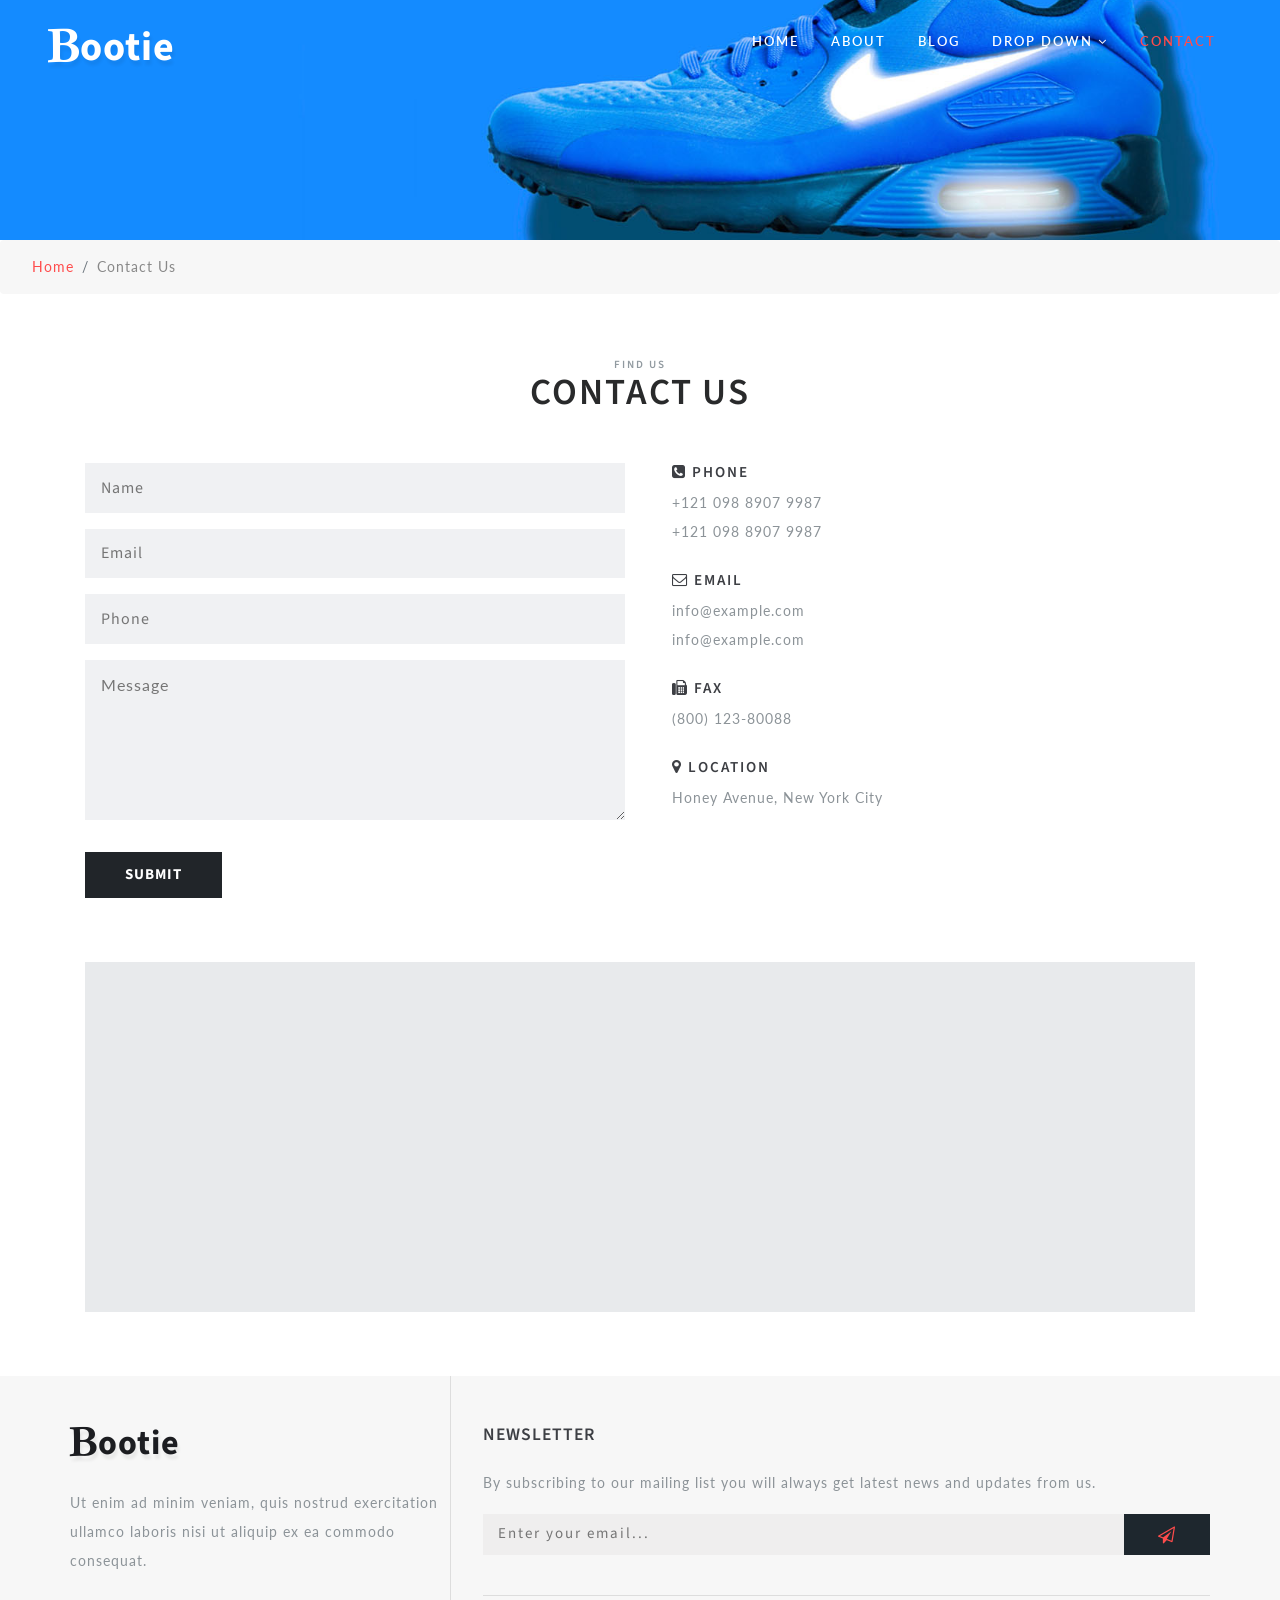
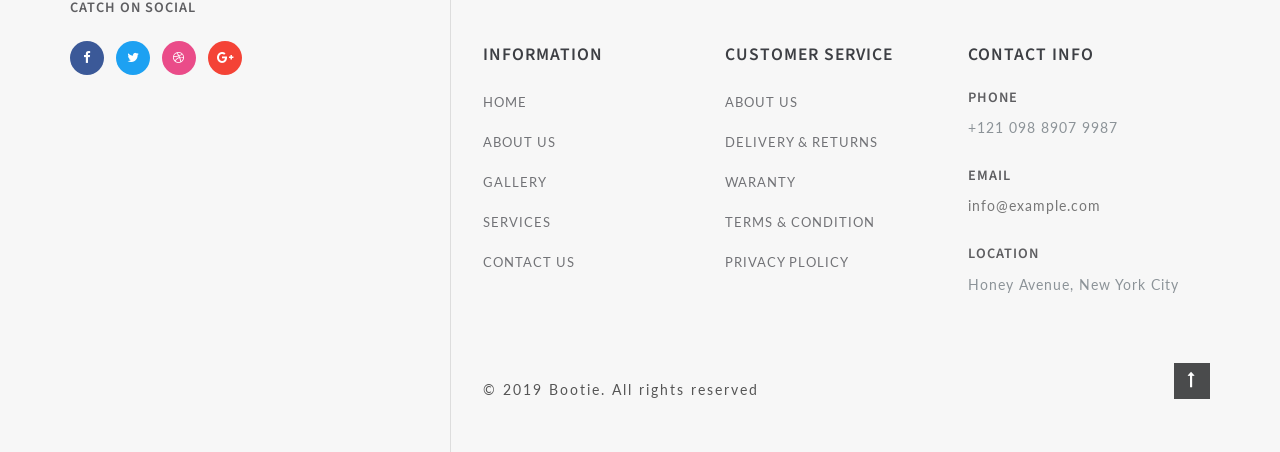
<file: about.contact/contact.html>
<html lang="zxx">

<head>
    <title>Bootie Ecommerce Bootstrap Responsive Web Template | Contact :: W3layouts</title>
    <!-- Meta tag Keywords -->
    <meta name="viewport" content="width=device-width, initial-scale=1">
    <meta charset="UTF-8" />
    <meta name="keywords" content="Bootie Responsive web template, Bootstrap Web Templates, Flat Web Templates, Android Compatible web template, Smartphone Compatible web template, free webdesigns for Nokia, Samsung, LG, SonyEricsson, Motorola web design" />
    <script>
        addEventListener("load", function() {
            setTimeout(hideURLbar, 0);
        }, false);

        function hideURLbar() {
            window.scrollTo(0, 1);
        }
    </script>
    <!-- //Meta tag Keywords -->

    <!-- Custom-Files -->
    <link rel="stylesheet" href="css/bootstrap.css">
    <!-- Bootstrap-Core-CSS -->
    <link rel="stylesheet" href="css/about.contact.css" type="text/css" media="all" />
    <!-- Style-CSS -->
    <!-- font-awesome-icons -->
    <link href="css/font-awesome.css" rel="stylesheet">
    <!-- //font-awesome-icons -->
    <!-- /Fonts -->
    <link href="//fonts.googleapis.com/css?family=Lato:100,100i,300,300i,400,400i,700" rel="stylesheet">
    <link href="//fonts.googleapis.com/css?family=Source+Sans+Pro:200,200i,300,300i,400,400i,600,600i,700,700i,900" rel="stylesheet">
    <!-- //Fonts -->

</head>

<body>

    <!-- mian-content -->
    <div class="main-banner inner" id="home">
        <!-- header -->
        <header class="header">
            <div class="container-fluid px-lg-5">
                <!-- nav -->
                <nav class="py-4">
                    <div id="logo">
                        <h1> <a href="index.html"><span class="fa fa-bold" aria-hidden="true"></span>ootie</a></h1>
                    </div>

                    <label for="drop" class="toggle">Menu</label>
                    <input type="checkbox" id="drop" />
                    <ul class="menu mt-2">
                        <li><a href="index.html">Home</a></li>
                        <li><a href="about.html">About</a></li>
                        <li><a href="blog.html">Blog</a></li>
                        <li>
                            <!-- First Tier Drop Down -->
                            <label for="drop-2" class="toggle">Drop Down <span class="fa fa-angle-down" aria-hidden="true"></span> </label>
                            <a href="#">Drop Down <span class="fa fa-angle-down" aria-hidden="true"></span></a>
                            <input type="checkbox" id="drop-2" />
                            <ul>
                                <li><a href="blog.html">Blog</a></li>
                                <li><a href="shop.html">Shop Now</a></li>
                                <li><a href="single.html">Single Page</a></li>
                            </ul>
                        </li>
                        <li class="active"><a href="contact.html">Contact</a></li>
                    </ul>
                </nav>
                <!-- //nav -->
            </div>
        </header>
        <!-- //header -->

    </div>
    <!--//main-content-->
    <!---->
    <ol class="breadcrumb">
        <li class="breadcrumb-item">
            <a href="index.html">Home</a>
        </li>
        <li class="breadcrumb-item active">Contact Us</li>
    </ol>
    <!---->
    <!--// mian-content -->
    <!-- banner -->
    <section class="ab-info-main py-5">
        <div class="container py-3">
            <h3 class="tittle text-center"><span class="sub-tittle">Find Us</span> Contact Us</h3>
            <div class="row contact-main-info mt-5">
                <div class="col-md-6 contact-right-content">
                    <form action="#" method="post">
                        <input type="text" name="Name" placeholder="Name" required="">
                        <input type="email" class="email" name="Email" placeholder="Email" required="">
                        <input type="text" name="Phone no" placeholder="Phone" required="">
                        <textarea name="Message" placeholder="Message" required=""></textarea>
                        <div class="read mt-3">
                            <input type="submit" value="Submit">
                        </div>
                    </form>
                </div>
                <div class="col-md-6 contact-left-content">
                    <div class="address-con">
                        <h4 class="mb-2"><span class="fa fa-phone-square" aria-hidden="true"></span> Phone</h4>
                        <p>+121 098 8907 9987</p>
                        <p>+121 098 8907 9987</p>
                    </div>
                    <div class="address-con my-4">
                        <h4 class="mb-2"><span class="fa fa-envelope-o" aria-hidden="true"></span> Email </h4>
                        <p><a href="mailto:info@example.com">info@example.com</a></p>
                        <p><a href="mailto:info@example.com">info@example.com</a></p>
                    </div>
                    <div class="address-con mb-4">
                        <h4 class="mb-2"><span class="fa fa-fax" aria-hidden="true"></span> Fax</h4>

                        <p>(800) 123-80088</p>
                    </div>
                    <div class="address-con">
                        <h4 class="mb-2"><span class="fa fa-map-marker" aria-hidden="true"></span> Location </h4>

                        <p>Honey Avenue, New York City</p>
                    </div>

                </div>

            </div>
            <div class="map-fo mt-lg-5 mt-4">
                <iframe src="https://www.google.com/maps/embed?pb=!1m18!1m12!1m3!1d423286.27404345275!2d-118.69191921441556!3d34.02016130939095!2m3!1f0!2f0!3f0!3m2!1i1024!2i768!4f13.1!3m3!1m2!1s0x80c2c75ddc27da13%3A0xe22fdf6f254608f4!2sLos+Angeles%2C+CA%2C+USA!5e0!3m2!1sen!2sin!4v1522474296007" allowfullscreen></iframe>
            </div>
        </div>
    </section>


    <!-- //contact -->
    <!-- footer -->
    <footer>
        <div class="container">
            <div class="row footer-top">
                <div class="col-lg-4 footer-grid_section_w3layouts">
                    <h2 class="logo-2 mb-lg-4 mb-3">
                        <a href="index.html"><span class="fa fa-bold" aria-hidden="true"></span>ootie</a>
                    </h2>
                    <p>Ut enim ad minim veniam, quis nostrud exercitation ullamco laboris nisi ut aliquip ex ea commodo consequat.</p>
                    <h4 class="sub-con-fo ad-info my-4">Catch on Social</h4>
                    <ul class="w3layouts_social_list list-unstyled">
                        <li>
                            <a href="#" class="w3pvt_facebook">
                                <span class="fa fa-facebook-f"></span>
                            </a>
                        </li>
                        <li class="mx-2">
                            <a href="#" class="w3pvt_twitter">
                                <span class="fa fa-twitter"></span>
                            </a>
                        </li>
                        <li>
                            <a href="#" class="w3pvt_dribble">
                                <span class="fa fa-dribbble"></span>
                            </a>
                        </li>
                        <li class="ml-2">
                            <a href="#" class="w3pvt_google">
                                <span class="fa fa-google-plus"></span>
                            </a>
                        </li>
                    </ul>
                </div>
                <div class="col-lg-8 footer-right">
                    <div class="w3layouts-news-letter">
                        <h3 class="footer-title text-uppercase text-wh mb-lg-4 mb-3">Newsletter</h3>

                        <p>By subscribing to our mailing list you will always get latest news and updates from us.</p>
                        <form action="#" method="post" class="w3layouts-newsletter">
                            <input type="email" name="Email" placeholder="Enter your email..." required="">
                            <button class="btn1"><span class="fa fa-paper-plane-o" aria-hidden="true"></span></button>

                        </form>
                    </div>
                    <div class="row mt-lg-4 bottom-w3layouts-sec-nav mx-0">
                        <div class="col-md-4 footer-grid_section_w3layouts">
                            <h3 class="footer-title text-uppercase text-wh mb-lg-4 mb-3">Information</h3>
                            <ul class="list-unstyled w3layouts-icons">
                                <li>
                                    <a href="index.html">Home</a>
                                </li>
                                <li class="mt-3">
                                    <a href="about.html">About Us</a>
                                </li>
                                <li class="mt-3">
                                    <a href="#">Gallery</a>
                                </li>
                                <li class="mt-3">
                                    <a href="#">Services</a>
                                </li>
                                <li class="mt-3">
                                    <a href="contact.html">Contact Us</a>
                                </li>
                            </ul>
                        </div>
                        <div class="col-md-4 footer-grid_section_w3layouts">
                            <!-- social icons -->
                            <div class="agileinfo_social_icons">
                                <h3 class="footer-title text-uppercase text-wh mb-lg-4 mb-3">Customer Service</h3>
                                <ul class="list-unstyled w3layouts-icons">

                                    <li>
                                        <a href="#">About Us</a>
                                    </li>
                                    <li class="mt-3">
                                        <a href="#">Delivery & Returns</a>
                                    </li>
                                    <li class="mt-3">
                                        <a href="#">Waranty</a>
                                    </li>
                                    <li class="mt-3">
                                        <a href="#">Terms & Condition</a>
                                    </li>
                                    <li class="mt-3">
                                        <a href="#">Privacy Plolicy</a>
                                    </li>
                                </ul>
                            </div>
                            <!-- social icons -->
                        </div>
                        <div class="col-md-4 footer-grid_section_w3layouts my-md-0 my-5">
                            <h3 class="footer-title text-uppercase text-wh mb-lg-4 mb-3">Contact Info</h3>
                            <div class="contact-info">
                                <div class="footer-address-inf">
                                    <h4 class="ad-info mb-2">Phone</h4>
                                    <p>+121 098 8907 9987</p>
                                </div>
                                <div class="footer-address-inf my-4">
                                    <h4 class="ad-info mb-2">Email </h4>
                                    <p><a href="mailto:info@example.com">info@example.com</a></p>
                                </div>
                                <div class="footer-address-inf">
                                    <h4 class="ad-info mb-2">Location</h4>
                                    <p>Honey Avenue, New York City</p>
                                </div>
                            </div>
                        </div>


                    </div>
                    <div class="cpy-right text-left row">
                        <p class="col-md-10">© 2019 Bootie. All rights reserved 
                        </p>
                        <!-- move top icon -->
                        <a href="#home" class="move-top text-right col-md-2"><span class="fa fa-long-arrow-up" aria-hidden="true"></span></a>
                        <!-- //move top icon -->
                    </div>
                </div>
            </div>
        </div>
    </footer>
    <!-- //footer -->
</body>

</html>
</file>
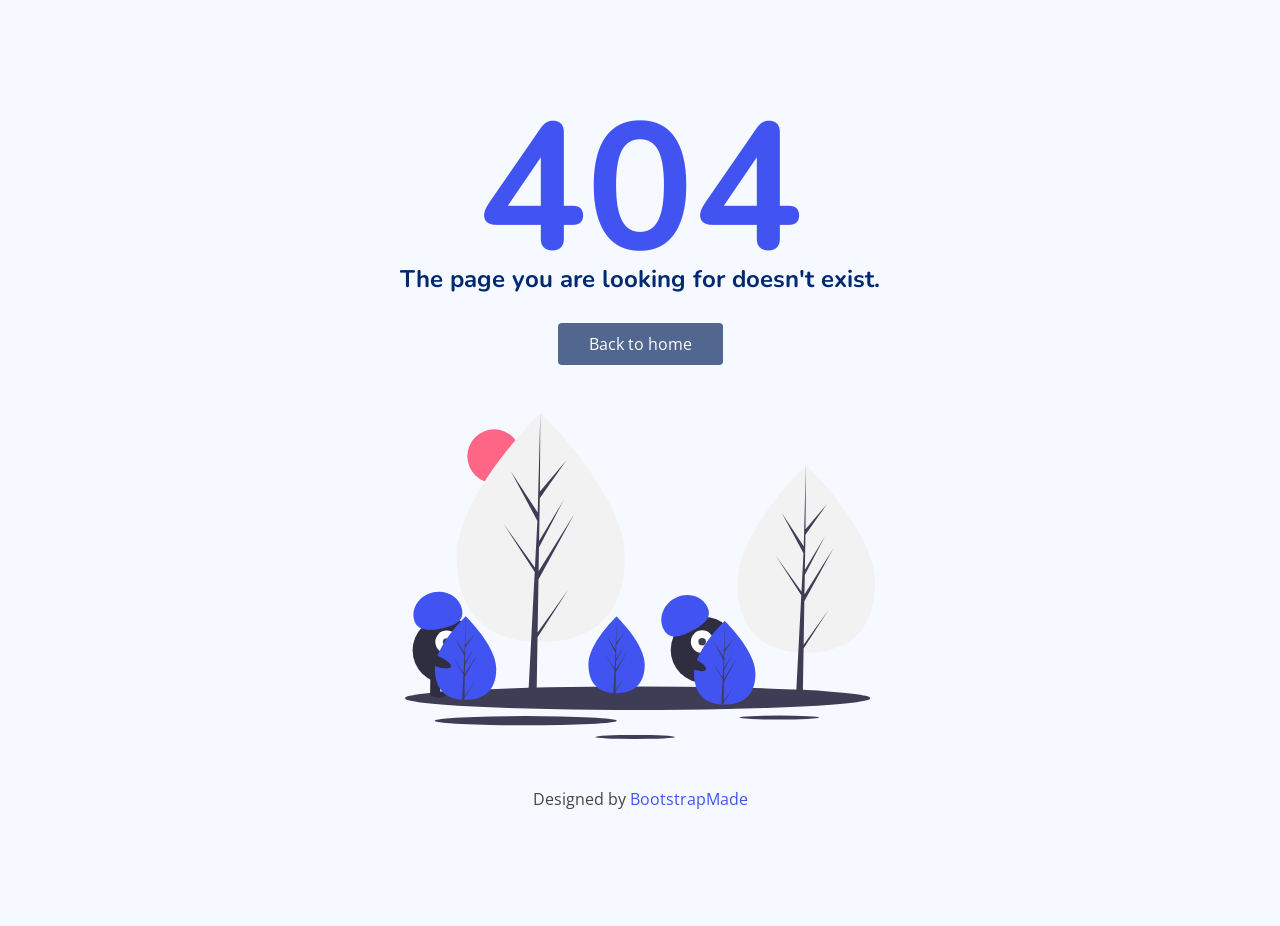
<file: admin/admin-ui/pages-error-404.html>
<!DOCTYPE html>
<html lang="en">

<head>
  <meta charset="utf-8">
  <meta content="width=device-width, initial-scale=1.0" name="viewport">

  <title>Pages / Not Found 404 - NiceAdmin Bootstrap Template</title>
  <meta content="" name="description">
  <meta content="" name="keywords">

  <!-- Favicons -->
  <link href="assets/img/favicon.png" rel="icon">
  <link href="assets/img/apple-touch-icon.png" rel="apple-touch-icon">

  <!-- Google Fonts -->
  <link href="https://fonts.gstatic.com" rel="preconnect">
  <link href="https://fonts.googleapis.com/css?family=Open+Sans:300,300i,400,400i,600,600i,700,700i|Nunito:300,300i,400,400i,600,600i,700,700i|Poppins:300,300i,400,400i,500,500i,600,600i,700,700i" rel="stylesheet">

  <!-- Vendor CSS Files -->
  <link href="assets/vendor/bootstrap/css/bootstrap.min.css" rel="stylesheet">
  <link href="assets/vendor/bootstrap-icons/bootstrap-icons.css" rel="stylesheet">
  <link href="assets/vendor/boxicons/css/boxicons.min.css" rel="stylesheet">
  <link href="assets/vendor/quill/quill.snow.css" rel="stylesheet">
  <link href="assets/vendor/quill/quill.bubble.css" rel="stylesheet">
  <link href="assets/vendor/remixicon/remixicon.css" rel="stylesheet">
  <link href="assets/vendor/simple-datatables/style.css" rel="stylesheet">

  <!-- Template Main CSS File -->
  <link href="assets/css/style.css" rel="stylesheet">

  <!-- =======================================================
  * Template Name: NiceAdmin - v2.2.2
  * Template URL: https://bootstrapmade.com/nice-admin-bootstrap-admin-html-template/
  * Author: BootstrapMade.com
  * License: https://bootstrapmade.com/license/
  ======================================================== -->
</head>

<body>

  <main>
    <div class="container">

      <section class="section error-404 min-vh-100 d-flex flex-column align-items-center justify-content-center">
        <h1>404</h1>
        <h2>The page you are looking for doesn't exist.</h2>
        <a class="btn" href="index.html">Back to home</a>
        <img src="assets/img/not-found.svg" class="img-fluid py-5" alt="Page Not Found">
        <div class="credits">
          <!-- All the links in the footer should remain intact. -->
          <!-- You can delete the links only if you purchased the pro version. -->
          <!-- Licensing information: https://bootstrapmade.com/license/ -->
          <!-- Purchase the pro version with working PHP/AJAX contact form: https://bootstrapmade.com/nice-admin-bootstrap-admin-html-template/ -->
          Designed by <a href="https://bootstrapmade.com/">BootstrapMade</a>
        </div>
      </section>

    </div>
  </main><!-- End #main -->

  <a href="#" class="back-to-top d-flex align-items-center justify-content-center"><i class="bi bi-arrow-up-short"></i></a>

  <!-- Vendor JS Files -->
  <script src="assets/vendor/apexcharts/apexcharts.min.js"></script>
  <script src="assets/vendor/bootstrap/js/bootstrap.bundle.min.js"></script>
  <script src="assets/vendor/chart.js/chart.min.js"></script>
  <script src="assets/vendor/echarts/echarts.min.js"></script>
  <script src="assets/vendor/quill/quill.min.js"></script>
  <script src="assets/vendor/simple-datatables/simple-datatables.js"></script>
  <script src="assets/vendor/tinymce/tinymce.min.js"></script>
  <script src="assets/vendor/php-email-form/validate.js"></script>

  <!-- Template Main JS File -->
  <script src="assets/js/main.js"></script>

</body>

</html>
</file>
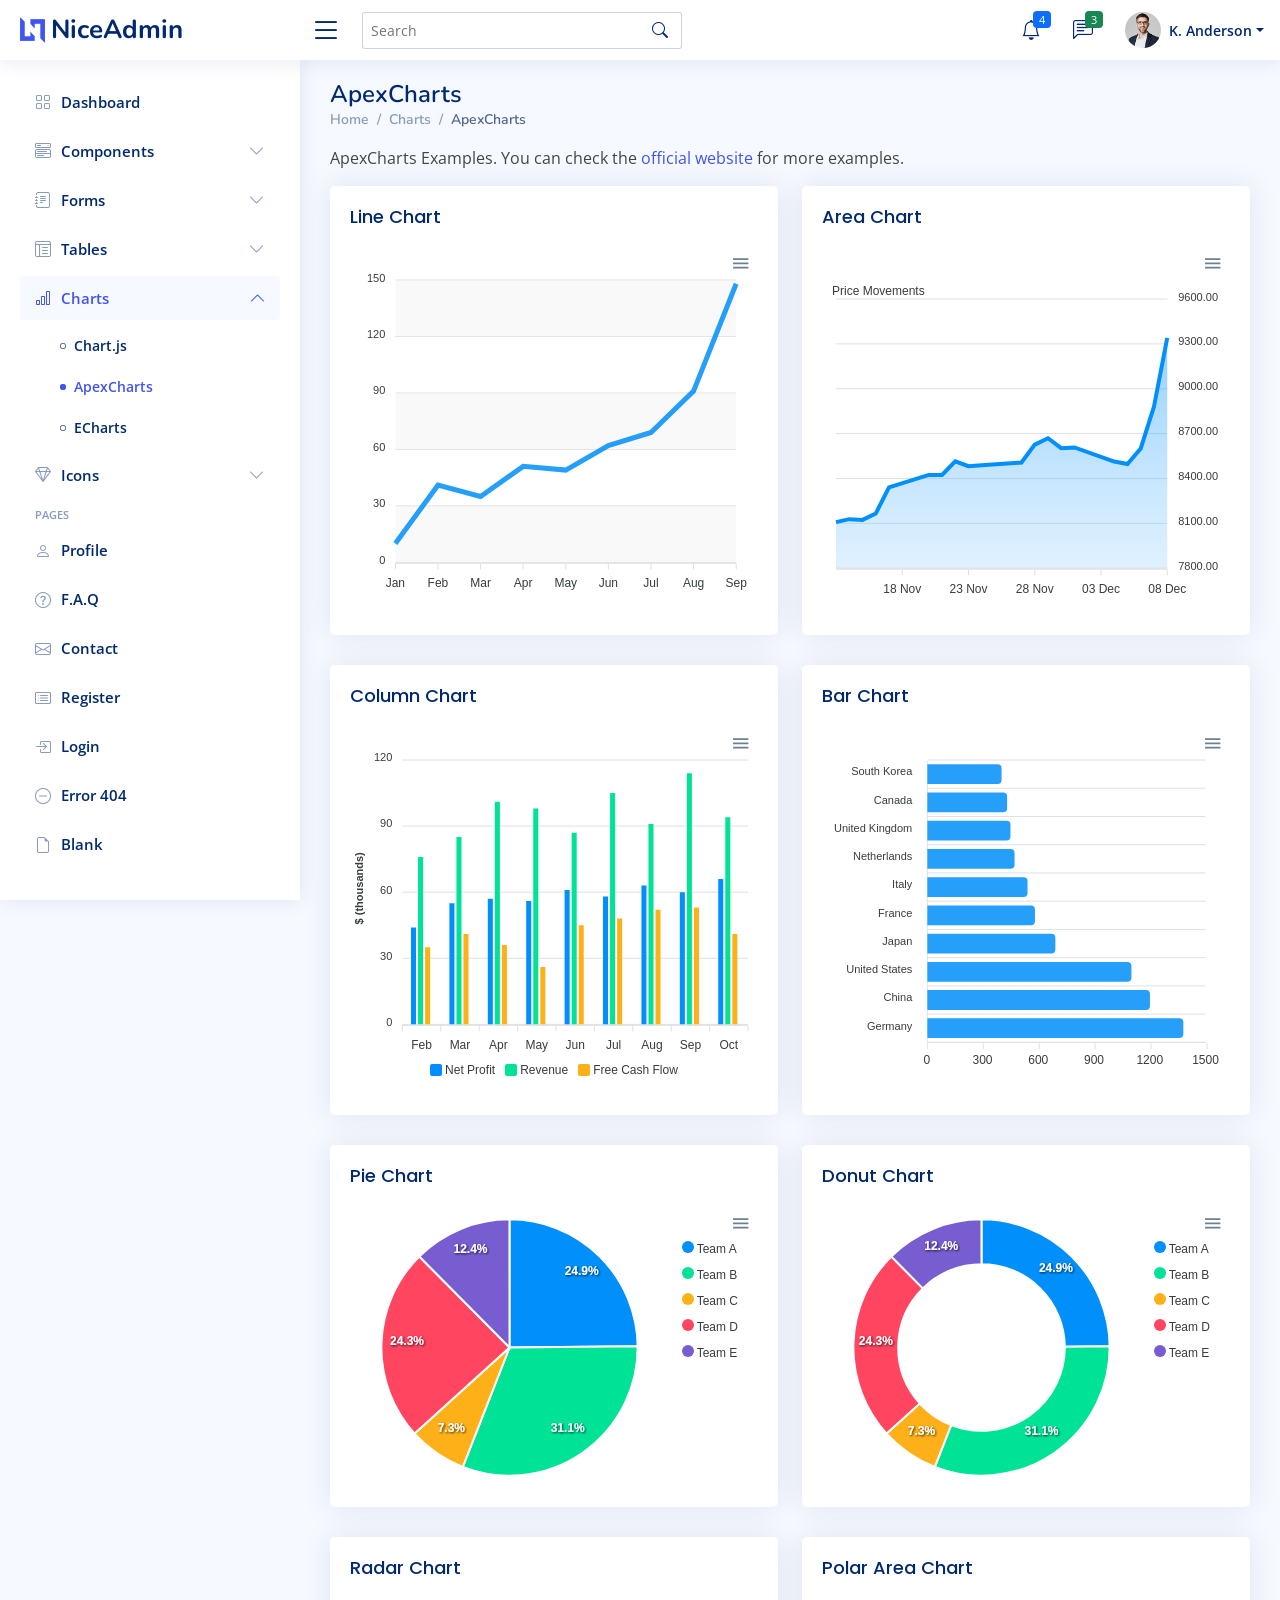
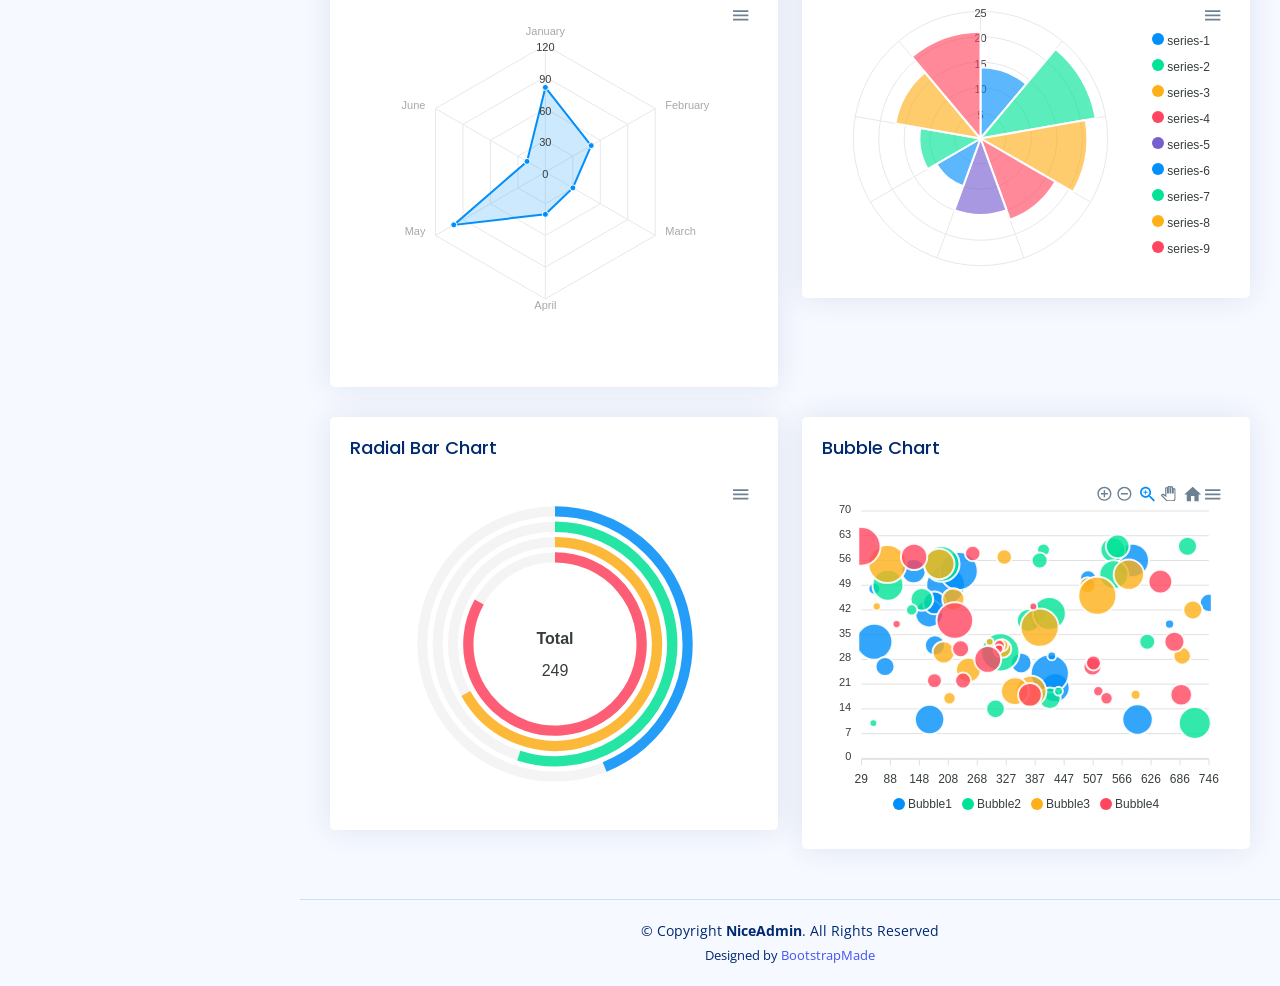
<file: admin/dashboard/charts-apexcharts.html>
<!DOCTYPE html>
<html lang="en">

<head>
  <meta charset="utf-8">
  <meta content="width=device-width, initial-scale=1.0" name="viewport">

  <title>Charts / ApexCharts - NiceAdmin Bootstrap Template</title>
  <meta content="" name="description">
  <meta content="" name="keywords">

  <!-- Favicons -->
  <link href="assets/img/favicon.png" rel="icon">
  <link href="assets/img/apple-touch-icon.png" rel="apple-touch-icon">

  <!-- Google Fonts -->
  <link href="https://fonts.gstatic.com" rel="preconnect">
  <link href="https://fonts.googleapis.com/css?family=Open+Sans:300,300i,400,400i,600,600i,700,700i|Nunito:300,300i,400,400i,600,600i,700,700i|Poppins:300,300i,400,400i,500,500i,600,600i,700,700i" rel="stylesheet">

  <!-- Vendor CSS Files -->
  <link href="assets/vendor/bootstrap/css/bootstrap.min.css" rel="stylesheet">
  <link href="assets/vendor/bootstrap-icons/bootstrap-icons.css" rel="stylesheet">
  <link href="assets/vendor/boxicons/css/boxicons.min.css" rel="stylesheet">
  <link href="assets/vendor/quill/quill.snow.css" rel="stylesheet">
  <link href="assets/vendor/quill/quill.bubble.css" rel="stylesheet">
  <link href="assets/vendor/remixicon/remixicon.css" rel="stylesheet">
  <link href="assets/vendor/simple-datatables/style.css" rel="stylesheet">

  <!-- Template Main CSS File -->
  <link href="assets/css/style.css" rel="stylesheet">

  <!-- =======================================================
  * Template Name: NiceAdmin - v2.2.2
  * Template URL: https://bootstrapmade.com/nice-admin-bootstrap-admin-html-template/
  * Author: BootstrapMade.com
  * License: https://bootstrapmade.com/license/
  ======================================================== -->
</head>

<body>

  <!-- ======= Header ======= -->
  <header id="header" class="header fixed-top d-flex align-items-center">

    <div class="d-flex align-items-center justify-content-between">
      <a href="index.html" class="logo d-flex align-items-center">
        <img src="assets/img/logo.png" alt="">
        <span class="d-none d-lg-block">NiceAdmin</span>
      </a>
      <i class="bi bi-list toggle-sidebar-btn"></i>
    </div><!-- End Logo -->

    <div class="search-bar">
      <form class="search-form d-flex align-items-center" method="POST" action="#">
        <input type="text" name="query" placeholder="Search" title="Enter search keyword">
        <button type="submit" title="Search"><i class="bi bi-search"></i></button>
      </form>
    </div><!-- End Search Bar -->

    <nav class="header-nav ms-auto">
      <ul class="d-flex align-items-center">

        <li class="nav-item d-block d-lg-none">
          <a class="nav-link nav-icon search-bar-toggle " href="#">
            <i class="bi bi-search"></i>
          </a>
        </li><!-- End Search Icon-->

        <li class="nav-item dropdown">

          <a class="nav-link nav-icon" href="#" data-bs-toggle="dropdown">
            <i class="bi bi-bell"></i>
            <span class="badge bg-primary badge-number">4</span>
          </a><!-- End Notification Icon -->

          <ul class="dropdown-menu dropdown-menu-end dropdown-menu-arrow notifications">
            <li class="dropdown-header">
              You have 4 new notifications
              <a href="#"><span class="badge rounded-pill bg-primary p-2 ms-2">View all</span></a>
            </li>
            <li>
              <hr class="dropdown-divider">
            </li>

            <li class="notification-item">
              <i class="bi bi-exclamation-circle text-warning"></i>
              <div>
                <h4>Lorem Ipsum</h4>
                <p>Quae dolorem earum veritatis oditseno</p>
                <p>30 min. ago</p>
              </div>
            </li>

            <li>
              <hr class="dropdown-divider">
            </li>

            <li class="notification-item">
              <i class="bi bi-x-circle text-danger"></i>
              <div>
                <h4>Atque rerum nesciunt</h4>
                <p>Quae dolorem earum veritatis oditseno</p>
                <p>1 hr. ago</p>
              </div>
            </li>

            <li>
              <hr class="dropdown-divider">
            </li>

            <li class="notification-item">
              <i class="bi bi-check-circle text-success"></i>
              <div>
                <h4>Sit rerum fuga</h4>
                <p>Quae dolorem earum veritatis oditseno</p>
                <p>2 hrs. ago</p>
              </div>
            </li>

            <li>
              <hr class="dropdown-divider">
            </li>

            <li class="notification-item">
              <i class="bi bi-info-circle text-primary"></i>
              <div>
                <h4>Dicta reprehenderit</h4>
                <p>Quae dolorem earum veritatis oditseno</p>
                <p>4 hrs. ago</p>
              </div>
            </li>

            <li>
              <hr class="dropdown-divider">
            </li>
            <li class="dropdown-footer">
              <a href="#">Show all notifications</a>
            </li>

          </ul><!-- End Notification Dropdown Items -->

        </li><!-- End Notification Nav -->

        <li class="nav-item dropdown">

          <a class="nav-link nav-icon" href="#" data-bs-toggle="dropdown">
            <i class="bi bi-chat-left-text"></i>
            <span class="badge bg-success badge-number">3</span>
          </a><!-- End Messages Icon -->

          <ul class="dropdown-menu dropdown-menu-end dropdown-menu-arrow messages">
            <li class="dropdown-header">
              You have 3 new messages
              <a href="#"><span class="badge rounded-pill bg-primary p-2 ms-2">View all</span></a>
            </li>
            <li>
              <hr class="dropdown-divider">
            </li>

            <li class="message-item">
              <a href="#">
                <img src="assets/img/messages-1.jpg" alt="" class="rounded-circle">
                <div>
                  <h4>Maria Hudson</h4>
                  <p>Velit asperiores et ducimus soluta repudiandae labore officia est ut...</p>
                  <p>4 hrs. ago</p>
                </div>
              </a>
            </li>
            <li>
              <hr class="dropdown-divider">
            </li>

            <li class="message-item">
              <a href="#">
                <img src="assets/img/messages-2.jpg" alt="" class="rounded-circle">
                <div>
                  <h4>Anna Nelson</h4>
                  <p>Velit asperiores et ducimus soluta repudiandae labore officia est ut...</p>
                  <p>6 hrs. ago</p>
                </div>
              </a>
            </li>
            <li>
              <hr class="dropdown-divider">
            </li>

            <li class="message-item">
              <a href="#">
                <img src="assets/img/messages-3.jpg" alt="" class="rounded-circle">
                <div>
                  <h4>David Muldon</h4>
                  <p>Velit asperiores et ducimus soluta repudiandae labore officia est ut...</p>
                  <p>8 hrs. ago</p>
                </div>
              </a>
            </li>
            <li>
              <hr class="dropdown-divider">
            </li>

            <li class="dropdown-footer">
              <a href="#">Show all messages</a>
            </li>

          </ul><!-- End Messages Dropdown Items -->

        </li><!-- End Messages Nav -->

        <li class="nav-item dropdown pe-3">

          <a class="nav-link nav-profile d-flex align-items-center pe-0" href="#" data-bs-toggle="dropdown">
            <img src="assets/img/profile-img.jpg" alt="Profile" class="rounded-circle">
            <span class="d-none d-md-block dropdown-toggle ps-2">K. Anderson</span>
          </a><!-- End Profile Iamge Icon -->

          <ul class="dropdown-menu dropdown-menu-end dropdown-menu-arrow profile">
            <li class="dropdown-header">
              <h6>Kevin Anderson</h6>
              <span>Web Designer</span>
            </li>
            <li>
              <hr class="dropdown-divider">
            </li>

            <li>
              <a class="dropdown-item d-flex align-items-center" href="users-profile.html">
                <i class="bi bi-person"></i>
                <span>My Profile</span>
              </a>
            </li>
            <li>
              <hr class="dropdown-divider">
            </li>

            <li>
              <a class="dropdown-item d-flex align-items-center" href="users-profile.html">
                <i class="bi bi-gear"></i>
                <span>Account Settings</span>
              </a>
            </li>
            <li>
              <hr class="dropdown-divider">
            </li>

            <li>
              <a class="dropdown-item d-flex align-items-center" href="pages-faq.html">
                <i class="bi bi-question-circle"></i>
                <span>Need Help?</span>
              </a>
            </li>
            <li>
              <hr class="dropdown-divider">
            </li>

            <li>
              <a class="dropdown-item d-flex align-items-center" href="#">
                <i class="bi bi-box-arrow-right"></i>
                <span>Sign Out</span>
              </a>
            </li>

          </ul><!-- End Profile Dropdown Items -->
        </li><!-- End Profile Nav -->

      </ul>
    </nav><!-- End Icons Navigation -->

  </header><!-- End Header -->

  <!-- ======= Sidebar ======= -->
  <aside id="sidebar" class="sidebar">

    <ul class="sidebar-nav" id="sidebar-nav">

      <li class="nav-item">
        <a class="nav-link collapsed" href="index.html">
          <i class="bi bi-grid"></i>
          <span>Dashboard</span>
        </a>
      </li><!-- End Dashboard Nav -->

      <li class="nav-item">
        <a class="nav-link collapsed" data-bs-target="#components-nav" data-bs-toggle="collapse" href="#">
          <i class="bi bi-menu-button-wide"></i><span>Components</span><i class="bi bi-chevron-down ms-auto"></i>
        </a>
        <ul id="components-nav" class="nav-content collapse " data-bs-parent="#sidebar-nav">
          <li>
            <a href="components-alerts.html">
              <i class="bi bi-circle"></i><span>Alerts</span>
            </a>
          </li>
          <li>
            <a href="components-accordion.html">
              <i class="bi bi-circle"></i><span>Accordion</span>
            </a>
          </li>
          <li>
            <a href="components-badges.html">
              <i class="bi bi-circle"></i><span>Badges</span>
            </a>
          </li>
          <li>
            <a href="components-breadcrumbs.html">
              <i class="bi bi-circle"></i><span>Breadcrumbs</span>
            </a>
          </li>
          <li>
            <a href="components-buttons.html">
              <i class="bi bi-circle"></i><span>Buttons</span>
            </a>
          </li>
          <li>
            <a href="components-cards.html">
              <i class="bi bi-circle"></i><span>Cards</span>
            </a>
          </li>
          <li>
            <a href="components-carousel.html">
              <i class="bi bi-circle"></i><span>Carousel</span>
            </a>
          </li>
          <li>
            <a href="components-list-group.html">
              <i class="bi bi-circle"></i><span>List group</span>
            </a>
          </li>
          <li>
            <a href="components-modal.html">
              <i class="bi bi-circle"></i><span>Modal</span>
            </a>
          </li>
          <li>
            <a href="components-tabs.html">
              <i class="bi bi-circle"></i><span>Tabs</span>
            </a>
          </li>
          <li>
            <a href="components-pagination.html">
              <i class="bi bi-circle"></i><span>Pagination</span>
            </a>
          </li>
          <li>
            <a href="components-progress.html">
              <i class="bi bi-circle"></i><span>Progress</span>
            </a>
          </li>
          <li>
            <a href="components-spinners.html">
              <i class="bi bi-circle"></i><span>Spinners</span>
            </a>
          </li>
          <li>
            <a href="components-tooltips.html">
              <i class="bi bi-circle"></i><span>Tooltips</span>
            </a>
          </li>
        </ul>
      </li><!-- End Components Nav -->

      <li class="nav-item">
        <a class="nav-link collapsed" data-bs-target="#forms-nav" data-bs-toggle="collapse" href="#">
          <i class="bi bi-journal-text"></i><span>Forms</span><i class="bi bi-chevron-down ms-auto"></i>
        </a>
        <ul id="forms-nav" class="nav-content collapse " data-bs-parent="#sidebar-nav">
          <li>
            <a href="forms-elements.html">
              <i class="bi bi-circle"></i><span>Form Elements</span>
            </a>
          </li>
          <li>
            <a href="forms-layouts.html">
              <i class="bi bi-circle"></i><span>Form Layouts</span>
            </a>
          </li>
          <li>
            <a href="forms-editors.html">
              <i class="bi bi-circle"></i><span>Form Editors</span>
            </a>
          </li>
          <li>
            <a href="forms-validation.html">
              <i class="bi bi-circle"></i><span>Form Validation</span>
            </a>
          </li>
        </ul>
      </li><!-- End Forms Nav -->

      <li class="nav-item">
        <a class="nav-link collapsed" data-bs-target="#tables-nav" data-bs-toggle="collapse" href="#">
          <i class="bi bi-layout-text-window-reverse"></i><span>Tables</span><i class="bi bi-chevron-down ms-auto"></i>
        </a>
        <ul id="tables-nav" class="nav-content collapse " data-bs-parent="#sidebar-nav">
          <li>
            <a href="tables-general.html">
              <i class="bi bi-circle"></i><span>General Tables</span>
            </a>
          </li>
          <li>
            <a href="tables-data.html">
              <i class="bi bi-circle"></i><span>Data Tables</span>
            </a>
          </li>
        </ul>
      </li><!-- End Tables Nav -->

      <li class="nav-item">
        <a class="nav-link " data-bs-target="#charts-nav" data-bs-toggle="collapse" href="#">
          <i class="bi bi-bar-chart"></i><span>Charts</span><i class="bi bi-chevron-down ms-auto"></i>
        </a>
        <ul id="charts-nav" class="nav-content collapse show" data-bs-parent="#sidebar-nav">
          <li>
            <a href="charts-chartjs.html">
              <i class="bi bi-circle"></i><span>Chart.js</span>
            </a>
          </li>
          <li>
            <a href="charts-apexcharts.html" class="active">
              <i class="bi bi-circle"></i><span>ApexCharts</span>
            </a>
          </li>
          <li>
            <a href="charts-echarts.html">
              <i class="bi bi-circle"></i><span>ECharts</span>
            </a>
          </li>
        </ul>
      </li><!-- End Charts Nav -->

      <li class="nav-item">
        <a class="nav-link collapsed" data-bs-target="#icons-nav" data-bs-toggle="collapse" href="#">
          <i class="bi bi-gem"></i><span>Icons</span><i class="bi bi-chevron-down ms-auto"></i>
        </a>
        <ul id="icons-nav" class="nav-content collapse " data-bs-parent="#sidebar-nav">
          <li>
            <a href="icons-bootstrap.html">
              <i class="bi bi-circle"></i><span>Bootstrap Icons</span>
            </a>
          </li>
          <li>
            <a href="icons-remix.html">
              <i class="bi bi-circle"></i><span>Remix Icons</span>
            </a>
          </li>
          <li>
            <a href="icons-boxicons.html">
              <i class="bi bi-circle"></i><span>Boxicons</span>
            </a>
          </li>
        </ul>
      </li><!-- End Icons Nav -->

      <li class="nav-heading">Pages</li>

      <li class="nav-item">
        <a class="nav-link collapsed" href="users-profile.html">
          <i class="bi bi-person"></i>
          <span>Profile</span>
        </a>
      </li><!-- End Profile Page Nav -->

      <li class="nav-item">
        <a class="nav-link collapsed" href="pages-faq.html">
          <i class="bi bi-question-circle"></i>
          <span>F.A.Q</span>
        </a>
      </li><!-- End F.A.Q Page Nav -->

      <li class="nav-item">
        <a class="nav-link collapsed" href="pages-contact.html">
          <i class="bi bi-envelope"></i>
          <span>Contact</span>
        </a>
      </li><!-- End Contact Page Nav -->

      <li class="nav-item">
        <a class="nav-link collapsed" href="pages-register.html">
          <i class="bi bi-card-list"></i>
          <span>Register</span>
        </a>
      </li><!-- End Register Page Nav -->

      <li class="nav-item">
        <a class="nav-link collapsed" href="pages-login.html">
          <i class="bi bi-box-arrow-in-right"></i>
          <span>Login</span>
        </a>
      </li><!-- End Login Page Nav -->

      <li class="nav-item">
        <a class="nav-link collapsed" href="pages-error-404.html">
          <i class="bi bi-dash-circle"></i>
          <span>Error 404</span>
        </a>
      </li><!-- End Error 404 Page Nav -->

      <li class="nav-item">
        <a class="nav-link collapsed" href="pages-blank.html">
          <i class="bi bi-file-earmark"></i>
          <span>Blank</span>
        </a>
      </li><!-- End Blank Page Nav -->

    </ul>

  </aside><!-- End Sidebar-->

  <main id="main" class="main">

    <div class="pagetitle">
      <h1>ApexCharts</h1>
      <nav>
        <ol class="breadcrumb">
          <li class="breadcrumb-item"><a href="index.html">Home</a></li>
          <li class="breadcrumb-item">Charts</li>
          <li class="breadcrumb-item active">ApexCharts</li>
        </ol>
      </nav>
    </div><!-- End Page Title -->

    <p>ApexCharts Examples. You can check the <a href="https://apexcharts.com/javascript-chart-demos/" target="_blank">official website</a> for more examples.</p>

    <section class="section">
      <div class="row">

        <div class="col-lg-6">
          <div class="card">
            <div class="card-body">
              <h5 class="card-title">Line Chart</h5>

              <!-- Line Chart -->
              <div id="lineChart"></div>

              <script>
                document.addEventListener("DOMContentLoaded", () => {
                  new ApexCharts(document.querySelector("#lineChart"), {
                    series: [{
                      name: "Desktops",
                      data: [10, 41, 35, 51, 49, 62, 69, 91, 148]
                    }],
                    chart: {
                      height: 350,
                      type: 'line',
                      zoom: {
                        enabled: false
                      }
                    },
                    dataLabels: {
                      enabled: false
                    },
                    stroke: {
                      curve: 'straight'
                    },
                    grid: {
                      row: {
                        colors: ['#f3f3f3', 'transparent'], // takes an array which will be repeated on columns
                        opacity: 0.5
                      },
                    },
                    xaxis: {
                      categories: ['Jan', 'Feb', 'Mar', 'Apr', 'May', 'Jun', 'Jul', 'Aug', 'Sep'],
                    }
                  }).render();
                });
              </script>
              <!-- End Line Chart -->

            </div>
          </div>
        </div>

        <div class="col-lg-6">
          <div class="card">
            <div class="card-body">
              <h5 class="card-title">Area Chart</h5>

              <!-- Area Chart -->
              <div id="areaChart"></div>

              <script>
                document.addEventListener("DOMContentLoaded", () => {
                  const series = {
                    "monthDataSeries1": {
                      "prices": [
                        8107.85,
                        8128.0,
                        8122.9,
                        8165.5,
                        8340.7,
                        8423.7,
                        8423.5,
                        8514.3,
                        8481.85,
                        8487.7,
                        8506.9,
                        8626.2,
                        8668.95,
                        8602.3,
                        8607.55,
                        8512.9,
                        8496.25,
                        8600.65,
                        8881.1,
                        9340.85
                      ],
                      "dates": [
                        "13 Nov 2017",
                        "14 Nov 2017",
                        "15 Nov 2017",
                        "16 Nov 2017",
                        "17 Nov 2017",
                        "20 Nov 2017",
                        "21 Nov 2017",
                        "22 Nov 2017",
                        "23 Nov 2017",
                        "24 Nov 2017",
                        "27 Nov 2017",
                        "28 Nov 2017",
                        "29 Nov 2017",
                        "30 Nov 2017",
                        "01 Dec 2017",
                        "04 Dec 2017",
                        "05 Dec 2017",
                        "06 Dec 2017",
                        "07 Dec 2017",
                        "08 Dec 2017"
                      ]
                    },
                    "monthDataSeries2": {
                      "prices": [
                        8423.7,
                        8423.5,
                        8514.3,
                        8481.85,
                        8487.7,
                        8506.9,
                        8626.2,
                        8668.95,
                        8602.3,
                        8607.55,
                        8512.9,
                        8496.25,
                        8600.65,
                        8881.1,
                        9040.85,
                        8340.7,
                        8165.5,
                        8122.9,
                        8107.85,
                        8128.0
                      ],
                      "dates": [
                        "13 Nov 2017",
                        "14 Nov 2017",
                        "15 Nov 2017",
                        "16 Nov 2017",
                        "17 Nov 2017",
                        "20 Nov 2017",
                        "21 Nov 2017",
                        "22 Nov 2017",
                        "23 Nov 2017",
                        "24 Nov 2017",
                        "27 Nov 2017",
                        "28 Nov 2017",
                        "29 Nov 2017",
                        "30 Nov 2017",
                        "01 Dec 2017",
                        "04 Dec 2017",
                        "05 Dec 2017",
                        "06 Dec 2017",
                        "07 Dec 2017",
                        "08 Dec 2017"
                      ]
                    },
                    "monthDataSeries3": {
                      "prices": [
                        7114.25,
                        7126.6,
                        7116.95,
                        7203.7,
                        7233.75,
                        7451.0,
                        7381.15,
                        7348.95,
                        7347.75,
                        7311.25,
                        7266.4,
                        7253.25,
                        7215.45,
                        7266.35,
                        7315.25,
                        7237.2,
                        7191.4,
                        7238.95,
                        7222.6,
                        7217.9,
                        7359.3,
                        7371.55,
                        7371.15,
                        7469.2,
                        7429.25,
                        7434.65,
                        7451.1,
                        7475.25,
                        7566.25,
                        7556.8,
                        7525.55,
                        7555.45,
                        7560.9,
                        7490.7,
                        7527.6,
                        7551.9,
                        7514.85,
                        7577.95,
                        7592.3,
                        7621.95,
                        7707.95,
                        7859.1,
                        7815.7,
                        7739.0,
                        7778.7,
                        7839.45,
                        7756.45,
                        7669.2,
                        7580.45,
                        7452.85,
                        7617.25,
                        7701.6,
                        7606.8,
                        7620.05,
                        7513.85,
                        7498.45,
                        7575.45,
                        7601.95,
                        7589.1,
                        7525.85,
                        7569.5,
                        7702.5,
                        7812.7,
                        7803.75,
                        7816.3,
                        7851.15,
                        7912.2,
                        7972.8,
                        8145.0,
                        8161.1,
                        8121.05,
                        8071.25,
                        8088.2,
                        8154.45,
                        8148.3,
                        8122.05,
                        8132.65,
                        8074.55,
                        7952.8,
                        7885.55,
                        7733.9,
                        7897.15,
                        7973.15,
                        7888.5,
                        7842.8,
                        7838.4,
                        7909.85,
                        7892.75,
                        7897.75,
                        7820.05,
                        7904.4,
                        7872.2,
                        7847.5,
                        7849.55,
                        7789.6,
                        7736.35,
                        7819.4,
                        7875.35,
                        7871.8,
                        8076.5,
                        8114.8,
                        8193.55,
                        8217.1,
                        8235.05,
                        8215.3,
                        8216.4,
                        8301.55,
                        8235.25,
                        8229.75,
                        8201.95,
                        8164.95,
                        8107.85,
                        8128.0,
                        8122.9,
                        8165.5,
                        8340.7,
                        8423.7,
                        8423.5,
                        8514.3,
                        8481.85,
                        8487.7,
                        8506.9,
                        8626.2
                      ],
                      "dates": [
                        "02 Jun 2017",
                        "05 Jun 2017",
                        "06 Jun 2017",
                        "07 Jun 2017",
                        "08 Jun 2017",
                        "09 Jun 2017",
                        "12 Jun 2017",
                        "13 Jun 2017",
                        "14 Jun 2017",
                        "15 Jun 2017",
                        "16 Jun 2017",
                        "19 Jun 2017",
                        "20 Jun 2017",
                        "21 Jun 2017",
                        "22 Jun 2017",
                        "23 Jun 2017",
                        "27 Jun 2017",
                        "28 Jun 2017",
                        "29 Jun 2017",
                        "30 Jun 2017",
                        "03 Jul 2017",
                        "04 Jul 2017",
                        "05 Jul 2017",
                        "06 Jul 2017",
                        "07 Jul 2017",
                        "10 Jul 2017",
                        "11 Jul 2017",
                        "12 Jul 2017",
                        "13 Jul 2017",
                        "14 Jul 2017",
                        "17 Jul 2017",
                        "18 Jul 2017",
                        "19 Jul 2017",
                        "20 Jul 2017",
                        "21 Jul 2017",
                        "24 Jul 2017",
                        "25 Jul 2017",
                        "26 Jul 2017",
                        "27 Jul 2017",
                        "28 Jul 2017",
                        "31 Jul 2017",
                        "01 Aug 2017",
                        "02 Aug 2017",
                        "03 Aug 2017",
                        "04 Aug 2017",
                        "07 Aug 2017",
                        "08 Aug 2017",
                        "09 Aug 2017",
                        "10 Aug 2017",
                        "11 Aug 2017",
                        "14 Aug 2017",
                        "16 Aug 2017",
                        "17 Aug 2017",
                        "18 Aug 2017",
                        "21 Aug 2017",
                        "22 Aug 2017",
                        "23 Aug 2017",
                        "24 Aug 2017",
                        "28 Aug 2017",
                        "29 Aug 2017",
                        "30 Aug 2017",
                        "31 Aug 2017",
                        "01 Sep 2017",
                        "04 Sep 2017",
                        "05 Sep 2017",
                        "06 Sep 2017",
                        "07 Sep 2017",
                        "08 Sep 2017",
                        "11 Sep 2017",
                        "12 Sep 2017",
                        "13 Sep 2017",
                        "14 Sep 2017",
                        "15 Sep 2017",
                        "18 Sep 2017",
                        "19 Sep 2017",
                        "20 Sep 2017",
                        "21 Sep 2017",
                        "22 Sep 2017",
                        "25 Sep 2017",
                        "26 Sep 2017",
                        "27 Sep 2017",
                        "28 Sep 2017",
                        "29 Sep 2017",
                        "03 Oct 2017",
                        "04 Oct 2017",
                        "05 Oct 2017",
                        "06 Oct 2017",
                        "09 Oct 2017",
                        "10 Oct 2017",
                        "11 Oct 2017",
                        "12 Oct 2017",
                        "13 Oct 2017",
                        "16 Oct 2017",
                        "17 Oct 2017",
                        "18 Oct 2017",
                        "19 Oct 2017",
                        "23 Oct 2017",
                        "24 Oct 2017",
                        "25 Oct 2017",
                        "26 Oct 2017",
                        "27 Oct 2017",
                        "30 Oct 2017",
                        "31 Oct 2017",
                        "01 Nov 2017",
                        "02 Nov 2017",
                        "03 Nov 2017",
                        "06 Nov 2017",
                        "07 Nov 2017",
                        "08 Nov 2017",
                        "09 Nov 2017",
                        "10 Nov 2017",
                        "13 Nov 2017",
                        "14 Nov 2017",
                        "15 Nov 2017",
                        "16 Nov 2017",
                        "17 Nov 2017",
                        "20 Nov 2017",
                        "21 Nov 2017",
                        "22 Nov 2017",
                        "23 Nov 2017",
                        "24 Nov 2017",
                        "27 Nov 2017",
                        "28 Nov 2017"
                      ]
                    }
                  }
                  new ApexCharts(document.querySelector("#areaChart"), {
                    series: [{
                      name: "STOCK ABC",
                      data: series.monthDataSeries1.prices
                    }],
                    chart: {
                      type: 'area',
                      height: 350,
                      zoom: {
                        enabled: false
                      }
                    },
                    dataLabels: {
                      enabled: false
                    },
                    stroke: {
                      curve: 'straight'
                    },
                    subtitle: {
                      text: 'Price Movements',
                      align: 'left'
                    },
                    labels: series.monthDataSeries1.dates,
                    xaxis: {
                      type: 'datetime',
                    },
                    yaxis: {
                      opposite: true
                    },
                    legend: {
                      horizontalAlign: 'left'
                    }
                  }).render();
                });
              </script>
              <!-- End Area Chart -->

            </div>
          </div>
        </div>

        <div class="col-lg-6">
          <div class="card">
            <div class="card-body">
              <h5 class="card-title">Column Chart</h5>

              <!-- Column Chart -->
              <div id="columnChart"></div>

              <script>
                document.addEventListener("DOMContentLoaded", () => {
                  new ApexCharts(document.querySelector("#columnChart"), {
                    series: [{
                      name: 'Net Profit',
                      data: [44, 55, 57, 56, 61, 58, 63, 60, 66]
                    }, {
                      name: 'Revenue',
                      data: [76, 85, 101, 98, 87, 105, 91, 114, 94]
                    }, {
                      name: 'Free Cash Flow',
                      data: [35, 41, 36, 26, 45, 48, 52, 53, 41]
                    }],
                    chart: {
                      type: 'bar',
                      height: 350
                    },
                    plotOptions: {
                      bar: {
                        horizontal: false,
                        columnWidth: '55%',
                        endingShape: 'rounded'
                      },
                    },
                    dataLabels: {
                      enabled: false
                    },
                    stroke: {
                      show: true,
                      width: 2,
                      colors: ['transparent']
                    },
                    xaxis: {
                      categories: ['Feb', 'Mar', 'Apr', 'May', 'Jun', 'Jul', 'Aug', 'Sep', 'Oct'],
                    },
                    yaxis: {
                      title: {
                        text: '$ (thousands)'
                      }
                    },
                    fill: {
                      opacity: 1
                    },
                    tooltip: {
                      y: {
                        formatter: function(val) {
                          return "$ " + val + " thousands"
                        }
                      }
                    }
                  }).render();
                });
              </script>
              <!-- End Column Chart -->

            </div>
          </div>
        </div>

        <div class="col-lg-6">
          <div class="card">
            <div class="card-body">
              <h5 class="card-title">Bar Chart</h5>

              <!-- Bar Chart -->
              <div id="barChart"></div>

              <script>
                document.addEventListener("DOMContentLoaded", () => {
                  new ApexCharts(document.querySelector("#barChart"), {
                    series: [{
                      data: [400, 430, 448, 470, 540, 580, 690, 1100, 1200, 1380]
                    }],
                    chart: {
                      type: 'bar',
                      height: 350
                    },
                    plotOptions: {
                      bar: {
                        borderRadius: 4,
                        horizontal: true,
                      }
                    },
                    dataLabels: {
                      enabled: false
                    },
                    xaxis: {
                      categories: ['South Korea', 'Canada', 'United Kingdom', 'Netherlands', 'Italy', 'France', 'Japan',
                        'United States', 'China', 'Germany'
                      ],
                    }
                  }).render();
                });
              </script>
              <!-- End Bar Chart -->

            </div>
          </div>
        </div>

        <div class="col-lg-6">
          <div class="card">
            <div class="card-body">
              <h5 class="card-title">Pie Chart</h5>

              <!-- Pie Chart -->
              <div id="pieChart"></div>

              <script>
                document.addEventListener("DOMContentLoaded", () => {
                  new ApexCharts(document.querySelector("#pieChart"), {
                    series: [44, 55, 13, 43, 22],
                    chart: {
                      height: 350,
                      type: 'pie',
                      toolbar: {
                        show: true
                      }
                    },
                    labels: ['Team A', 'Team B', 'Team C', 'Team D', 'Team E']
                  }).render();
                });
              </script>
              <!-- End Pie Chart -->

            </div>
          </div>
        </div>

        <div class="col-lg-6">
          <div class="card">
            <div class="card-body">
              <h5 class="card-title">Donut Chart</h5>

              <!-- Donut Chart -->
              <div id="donutChart"></div>

              <script>
                document.addEventListener("DOMContentLoaded", () => {
                  new ApexCharts(document.querySelector("#donutChart"), {
                    series: [44, 55, 13, 43, 22],
                    chart: {
                      height: 350,
                      type: 'donut',
                      toolbar: {
                        show: true
                      }
                    },
                    labels: ['Team A', 'Team B', 'Team C', 'Team D', 'Team E'],
                  }).render();
                });
              </script>
              <!-- End Donut Chart -->

            </div>
          </div>
        </div>

        <div class="col-lg-6">
          <div class="card">
            <div class="card-body">
              <h5 class="card-title">Radar Chart</h5>

              <!-- Radar Chart -->
              <div id="radarChart"></div>

              <script>
                document.addEventListener("DOMContentLoaded", () => {
                  new ApexCharts(document.querySelector("#radarChart"), {
                    series: [{
                      name: 'Series 1',
                      data: [80, 50, 30, 40, 100, 20],
                    }],
                    chart: {
                      height: 350,
                      type: 'radar',
                    },
                    xaxis: {
                      categories: ['January', 'February', 'March', 'April', 'May', 'June']
                    }
                  }).render();
                });
              </script>
              <!-- End Radar Chart -->

            </div>
          </div>
        </div>

        <div class="col-lg-6">
          <div class="card">
            <div class="card-body">
              <h5 class="card-title">Polar Area Chart</h5>

              <!-- Polar Area Chart -->
              <div id="polarAreaChart"></div>

              <script>
                document.addEventListener("DOMContentLoaded", () => {
                  new ApexCharts(document.querySelector("#polarAreaChart"), {
                    series: [14, 23, 21, 17, 15, 10, 12, 17, 21],
                    chart: {
                      type: 'polarArea',
                      height: 350,
                      toolbar: {
                        show: true
                      }
                    },
                    stroke: {
                      colors: ['#fff']
                    },
                    fill: {
                      opacity: 0.8
                    }
                  }).render();
                });
              </script>
              <!-- End Polar Area Chart -->

            </div>
          </div>
        </div>

        <div class="col-lg-6">
          <div class="card">
            <div class="card-body">
              <h5 class="card-title">Radial Bar Chart</h5>

              <!-- Radial Bar Chart -->
              <div id="radialBarChart"></div>

              <script>
                document.addEventListener("DOMContentLoaded", () => {
                  new ApexCharts(document.querySelector("#radialBarChart"), {
                    series: [44, 55, 67, 83],
                    chart: {
                      height: 350,
                      type: 'radialBar',
                      toolbar: {
                        show: true
                      }
                    },
                    plotOptions: {
                      radialBar: {
                        dataLabels: {
                          name: {
                            fontSize: '22px',
                          },
                          value: {
                            fontSize: '16px',
                          },
                          total: {
                            show: true,
                            label: 'Total',
                            formatter: function(w) {
                              // By default this function returns the average of all series. The below is just an example to show the use of custom formatter function
                              return 249
                            }
                          }
                        }
                      }
                    },
                    labels: ['Apples', 'Oranges', 'Bananas', 'Berries'],
                  }).render();
                });
              </script>
              <!-- End Radial Bar Chart -->

            </div>
          </div>
        </div>

        <div class="col-lg-6">
          <div class="card">
            <div class="card-body">
              <h5 class="card-title">Bubble Chart</h5>

              <!-- Bubble Chart -->
              <div id="bubbleChart"></div>

              <script>
                document.addEventListener("DOMContentLoaded", () => {
                  function generateData(baseval, count, yrange) {
                    var i = 0;
                    var series = [];
                    while (i < count) {
                      var x = Math.floor(Math.random() * (750 - 1 + 1)) + 1;;
                      var y = Math.floor(Math.random() * (yrange.max - yrange.min + 1)) + yrange.min;
                      var z = Math.floor(Math.random() * (75 - 15 + 1)) + 15;
                      series.push([x, y, z]);
                      baseval += 86400000;
                      i++;
                    }
                    return series;
                  }
                  new ApexCharts(document.querySelector("#bubbleChart"), {
                    series: [{
                        name: 'Bubble1',
                        data: generateData(new Date('11 Feb 2017 GMT').getTime(), 20, {
                          min: 10,
                          max: 60
                        })
                      },
                      {
                        name: 'Bubble2',
                        data: generateData(new Date('11 Feb 2017 GMT').getTime(), 20, {
                          min: 10,
                          max: 60
                        })
                      },
                      {
                        name: 'Bubble3',
                        data: generateData(new Date('11 Feb 2017 GMT').getTime(), 20, {
                          min: 10,
                          max: 60
                        })
                      },
                      {
                        name: 'Bubble4',
                        data: generateData(new Date('11 Feb 2017 GMT').getTime(), 20, {
                          min: 10,
                          max: 60
                        })
                      }
                    ],
                    chart: {
                      height: 333,
                      type: 'bubble',
                    },
                    dataLabels: {
                      enabled: false
                    },
                    fill: {
                      opacity: 0.8
                    },
                    xaxis: {
                      tickAmount: 12,
                      type: 'category',
                    },
                    yaxis: {
                      max: 70
                    }
                  }).render();
                });
              </script>
              <!-- End Bubble Chart -->

            </div>
          </div>
        </div>

      </div>
    </section>

  </main><!-- End #main -->

  <!-- ======= Footer ======= -->
  <footer id="footer" class="footer">
    <div class="copyright">
      &copy; Copyright <strong><span>NiceAdmin</span></strong>. All Rights Reserved
    </div>
    <div class="credits">
      <!-- All the links in the footer should remain intact. -->
      <!-- You can delete the links only if you purchased the pro version. -->
      <!-- Licensing information: https://bootstrapmade.com/license/ -->
      <!-- Purchase the pro version with working PHP/AJAX contact form: https://bootstrapmade.com/nice-admin-bootstrap-admin-html-template/ -->
      Designed by <a href="https://bootstrapmade.com/">BootstrapMade</a>
    </div>
  </footer><!-- End Footer -->

  <a href="#" class="back-to-top d-flex align-items-center justify-content-center"><i class="bi bi-arrow-up-short"></i></a>

  <!-- Vendor JS Files -->
  <script src="assets/vendor/apexcharts/apexcharts.min.js"></script>
  <script src="assets/vendor/bootstrap/js/bootstrap.bundle.min.js"></script>
  <script src="assets/vendor/chart.js/chart.min.js"></script>
  <script src="assets/vendor/echarts/echarts.min.js"></script>
  <script src="assets/vendor/quill/quill.min.js"></script>
  <script src="assets/vendor/simple-datatables/simple-datatables.js"></script>
  <script src="assets/vendor/tinymce/tinymce.min.js"></script>
  <script src="assets/vendor/php-email-form/validate.js"></script>

  <!-- Template Main JS File -->
  <script src="assets/js/main.js"></script>

</body>

</html>
</file>
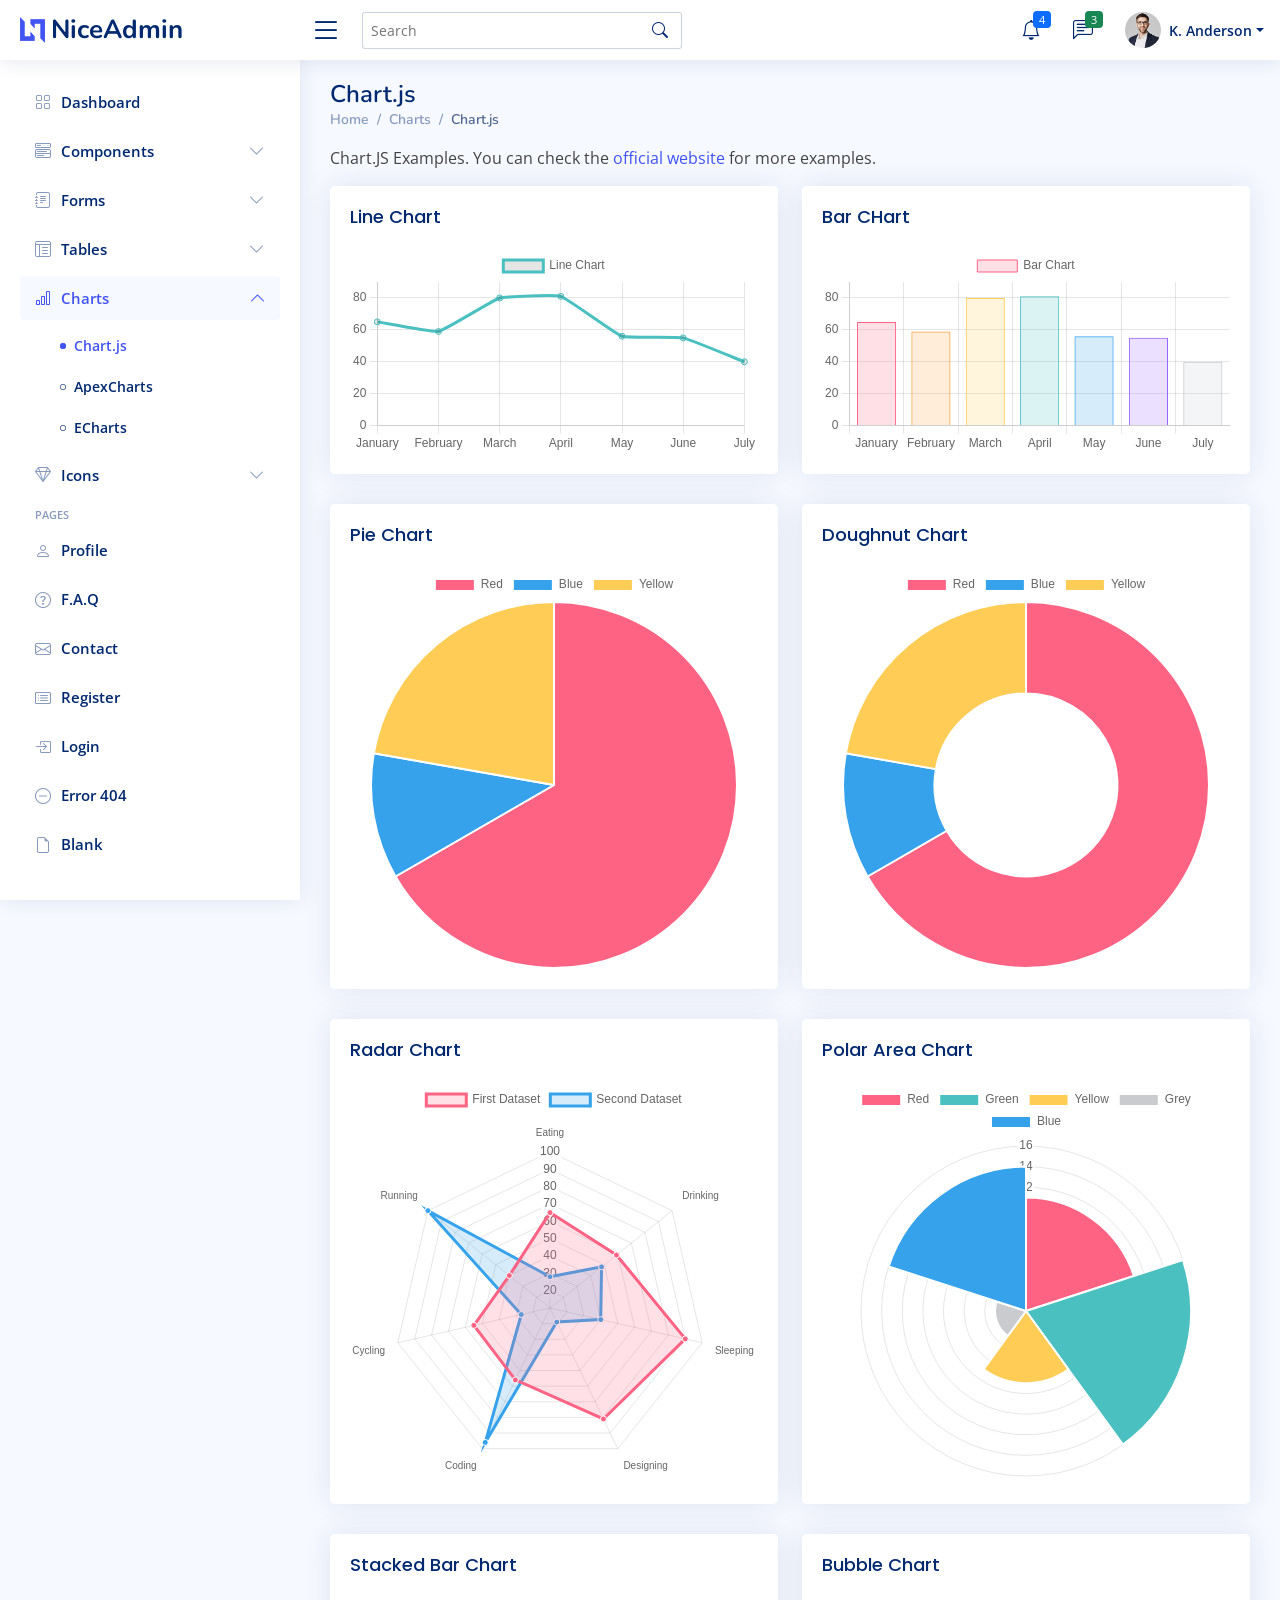
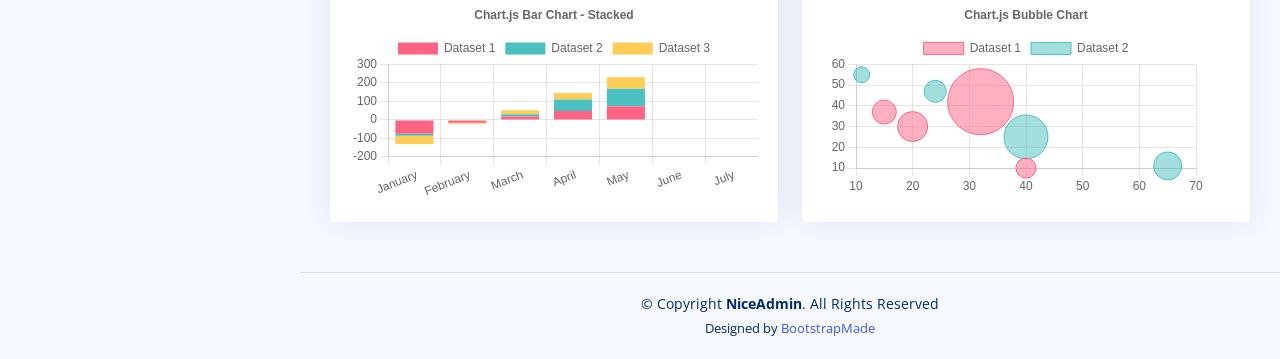
<file: admin/dashboard/charts-chartjs.html>
<!DOCTYPE html>
<html lang="en">

<head>
  <meta charset="utf-8">
  <meta content="width=device-width, initial-scale=1.0" name="viewport">

  <title>Charts / Chart.js - NiceAdmin Bootstrap Template</title>
  <meta content="" name="description">
  <meta content="" name="keywords">

  <!-- Favicons -->
  <link href="assets/img/favicon.png" rel="icon">
  <link href="assets/img/apple-touch-icon.png" rel="apple-touch-icon">

  <!-- Google Fonts -->
  <link href="https://fonts.gstatic.com" rel="preconnect">
  <link href="https://fonts.googleapis.com/css?family=Open+Sans:300,300i,400,400i,600,600i,700,700i|Nunito:300,300i,400,400i,600,600i,700,700i|Poppins:300,300i,400,400i,500,500i,600,600i,700,700i" rel="stylesheet">

  <!-- Vendor CSS Files -->
  <link href="assets/vendor/bootstrap/css/bootstrap.min.css" rel="stylesheet">
  <link href="assets/vendor/bootstrap-icons/bootstrap-icons.css" rel="stylesheet">
  <link href="assets/vendor/boxicons/css/boxicons.min.css" rel="stylesheet">
  <link href="assets/vendor/quill/quill.snow.css" rel="stylesheet">
  <link href="assets/vendor/quill/quill.bubble.css" rel="stylesheet">
  <link href="assets/vendor/remixicon/remixicon.css" rel="stylesheet">
  <link href="assets/vendor/simple-datatables/style.css" rel="stylesheet">

  <!-- Template Main CSS File -->
  <link href="assets/css/style.css" rel="stylesheet">

  <!-- =======================================================
  * Template Name: NiceAdmin - v2.2.2
  * Template URL: https://bootstrapmade.com/nice-admin-bootstrap-admin-html-template/
  * Author: BootstrapMade.com
  * License: https://bootstrapmade.com/license/
  ======================================================== -->
</head>

<body>

  <!-- ======= Header ======= -->
  <header id="header" class="header fixed-top d-flex align-items-center">

    <div class="d-flex align-items-center justify-content-between">
      <a href="index.html" class="logo d-flex align-items-center">
        <img src="assets/img/logo.png" alt="">
        <span class="d-none d-lg-block">NiceAdmin</span>
      </a>
      <i class="bi bi-list toggle-sidebar-btn"></i>
    </div><!-- End Logo -->

    <div class="search-bar">
      <form class="search-form d-flex align-items-center" method="POST" action="#">
        <input type="text" name="query" placeholder="Search" title="Enter search keyword">
        <button type="submit" title="Search"><i class="bi bi-search"></i></button>
      </form>
    </div><!-- End Search Bar -->

    <nav class="header-nav ms-auto">
      <ul class="d-flex align-items-center">

        <li class="nav-item d-block d-lg-none">
          <a class="nav-link nav-icon search-bar-toggle " href="#">
            <i class="bi bi-search"></i>
          </a>
        </li><!-- End Search Icon-->

        <li class="nav-item dropdown">

          <a class="nav-link nav-icon" href="#" data-bs-toggle="dropdown">
            <i class="bi bi-bell"></i>
            <span class="badge bg-primary badge-number">4</span>
          </a><!-- End Notification Icon -->

          <ul class="dropdown-menu dropdown-menu-end dropdown-menu-arrow notifications">
            <li class="dropdown-header">
              You have 4 new notifications
              <a href="#"><span class="badge rounded-pill bg-primary p-2 ms-2">View all</span></a>
            </li>
            <li>
              <hr class="dropdown-divider">
            </li>

            <li class="notification-item">
              <i class="bi bi-exclamation-circle text-warning"></i>
              <div>
                <h4>Lorem Ipsum</h4>
                <p>Quae dolorem earum veritatis oditseno</p>
                <p>30 min. ago</p>
              </div>
            </li>

            <li>
              <hr class="dropdown-divider">
            </li>

            <li class="notification-item">
              <i class="bi bi-x-circle text-danger"></i>
              <div>
                <h4>Atque rerum nesciunt</h4>
                <p>Quae dolorem earum veritatis oditseno</p>
                <p>1 hr. ago</p>
              </div>
            </li>

            <li>
              <hr class="dropdown-divider">
            </li>

            <li class="notification-item">
              <i class="bi bi-check-circle text-success"></i>
              <div>
                <h4>Sit rerum fuga</h4>
                <p>Quae dolorem earum veritatis oditseno</p>
                <p>2 hrs. ago</p>
              </div>
            </li>

            <li>
              <hr class="dropdown-divider">
            </li>

            <li class="notification-item">
              <i class="bi bi-info-circle text-primary"></i>
              <div>
                <h4>Dicta reprehenderit</h4>
                <p>Quae dolorem earum veritatis oditseno</p>
                <p>4 hrs. ago</p>
              </div>
            </li>

            <li>
              <hr class="dropdown-divider">
            </li>
            <li class="dropdown-footer">
              <a href="#">Show all notifications</a>
            </li>

          </ul><!-- End Notification Dropdown Items -->

        </li><!-- End Notification Nav -->

        <li class="nav-item dropdown">

          <a class="nav-link nav-icon" href="#" data-bs-toggle="dropdown">
            <i class="bi bi-chat-left-text"></i>
            <span class="badge bg-success badge-number">3</span>
          </a><!-- End Messages Icon -->

          <ul class="dropdown-menu dropdown-menu-end dropdown-menu-arrow messages">
            <li class="dropdown-header">
              You have 3 new messages
              <a href="#"><span class="badge rounded-pill bg-primary p-2 ms-2">View all</span></a>
            </li>
            <li>
              <hr class="dropdown-divider">
            </li>

            <li class="message-item">
              <a href="#">
                <img src="assets/img/messages-1.jpg" alt="" class="rounded-circle">
                <div>
                  <h4>Maria Hudson</h4>
                  <p>Velit asperiores et ducimus soluta repudiandae labore officia est ut...</p>
                  <p>4 hrs. ago</p>
                </div>
              </a>
            </li>
            <li>
              <hr class="dropdown-divider">
            </li>

            <li class="message-item">
              <a href="#">
                <img src="assets/img/messages-2.jpg" alt="" class="rounded-circle">
                <div>
                  <h4>Anna Nelson</h4>
                  <p>Velit asperiores et ducimus soluta repudiandae labore officia est ut...</p>
                  <p>6 hrs. ago</p>
                </div>
              </a>
            </li>
            <li>
              <hr class="dropdown-divider">
            </li>

            <li class="message-item">
              <a href="#">
                <img src="assets/img/messages-3.jpg" alt="" class="rounded-circle">
                <div>
                  <h4>David Muldon</h4>
                  <p>Velit asperiores et ducimus soluta repudiandae labore officia est ut...</p>
                  <p>8 hrs. ago</p>
                </div>
              </a>
            </li>
            <li>
              <hr class="dropdown-divider">
            </li>

            <li class="dropdown-footer">
              <a href="#">Show all messages</a>
            </li>

          </ul><!-- End Messages Dropdown Items -->

        </li><!-- End Messages Nav -->

        <li class="nav-item dropdown pe-3">

          <a class="nav-link nav-profile d-flex align-items-center pe-0" href="#" data-bs-toggle="dropdown">
            <img src="assets/img/profile-img.jpg" alt="Profile" class="rounded-circle">
            <span class="d-none d-md-block dropdown-toggle ps-2">K. Anderson</span>
          </a><!-- End Profile Iamge Icon -->

          <ul class="dropdown-menu dropdown-menu-end dropdown-menu-arrow profile">
            <li class="dropdown-header">
              <h6>Kevin Anderson</h6>
              <span>Web Designer</span>
            </li>
            <li>
              <hr class="dropdown-divider">
            </li>

            <li>
              <a class="dropdown-item d-flex align-items-center" href="users-profile.html">
                <i class="bi bi-person"></i>
                <span>My Profile</span>
              </a>
            </li>
            <li>
              <hr class="dropdown-divider">
            </li>

            <li>
              <a class="dropdown-item d-flex align-items-center" href="users-profile.html">
                <i class="bi bi-gear"></i>
                <span>Account Settings</span>
              </a>
            </li>
            <li>
              <hr class="dropdown-divider">
            </li>

            <li>
              <a class="dropdown-item d-flex align-items-center" href="pages-faq.html">
                <i class="bi bi-question-circle"></i>
                <span>Need Help?</span>
              </a>
            </li>
            <li>
              <hr class="dropdown-divider">
            </li>

            <li>
              <a class="dropdown-item d-flex align-items-center" href="#">
                <i class="bi bi-box-arrow-right"></i>
                <span>Sign Out</span>
              </a>
            </li>

          </ul><!-- End Profile Dropdown Items -->
        </li><!-- End Profile Nav -->

      </ul>
    </nav><!-- End Icons Navigation -->

  </header><!-- End Header -->

  <!-- ======= Sidebar ======= -->
  <aside id="sidebar" class="sidebar">

    <ul class="sidebar-nav" id="sidebar-nav">

      <li class="nav-item">
        <a class="nav-link collapsed" href="index.html">
          <i class="bi bi-grid"></i>
          <span>Dashboard</span>
        </a>
      </li><!-- End Dashboard Nav -->

      <li class="nav-item">
        <a class="nav-link collapsed" data-bs-target="#components-nav" data-bs-toggle="collapse" href="#">
          <i class="bi bi-menu-button-wide"></i><span>Components</span><i class="bi bi-chevron-down ms-auto"></i>
        </a>
        <ul id="components-nav" class="nav-content collapse " data-bs-parent="#sidebar-nav">
          <li>
            <a href="components-alerts.html">
              <i class="bi bi-circle"></i><span>Alerts</span>
            </a>
          </li>
          <li>
            <a href="components-accordion.html">
              <i class="bi bi-circle"></i><span>Accordion</span>
            </a>
          </li>
          <li>
            <a href="components-badges.html">
              <i class="bi bi-circle"></i><span>Badges</span>
            </a>
          </li>
          <li>
            <a href="components-breadcrumbs.html">
              <i class="bi bi-circle"></i><span>Breadcrumbs</span>
            </a>
          </li>
          <li>
            <a href="components-buttons.html">
              <i class="bi bi-circle"></i><span>Buttons</span>
            </a>
          </li>
          <li>
            <a href="components-cards.html">
              <i class="bi bi-circle"></i><span>Cards</span>
            </a>
          </li>
          <li>
            <a href="components-carousel.html">
              <i class="bi bi-circle"></i><span>Carousel</span>
            </a>
          </li>
          <li>
            <a href="components-list-group.html">
              <i class="bi bi-circle"></i><span>List group</span>
            </a>
          </li>
          <li>
            <a href="components-modal.html">
              <i class="bi bi-circle"></i><span>Modal</span>
            </a>
          </li>
          <li>
            <a href="components-tabs.html">
              <i class="bi bi-circle"></i><span>Tabs</span>
            </a>
          </li>
          <li>
            <a href="components-pagination.html">
              <i class="bi bi-circle"></i><span>Pagination</span>
            </a>
          </li>
          <li>
            <a href="components-progress.html">
              <i class="bi bi-circle"></i><span>Progress</span>
            </a>
          </li>
          <li>
            <a href="components-spinners.html">
              <i class="bi bi-circle"></i><span>Spinners</span>
            </a>
          </li>
          <li>
            <a href="components-tooltips.html">
              <i class="bi bi-circle"></i><span>Tooltips</span>
            </a>
          </li>
        </ul>
      </li><!-- End Components Nav -->

      <li class="nav-item">
        <a class="nav-link collapsed" data-bs-target="#forms-nav" data-bs-toggle="collapse" href="#">
          <i class="bi bi-journal-text"></i><span>Forms</span><i class="bi bi-chevron-down ms-auto"></i>
        </a>
        <ul id="forms-nav" class="nav-content collapse " data-bs-parent="#sidebar-nav">
          <li>
            <a href="forms-elements.html">
              <i class="bi bi-circle"></i><span>Form Elements</span>
            </a>
          </li>
          <li>
            <a href="forms-layouts.html">
              <i class="bi bi-circle"></i><span>Form Layouts</span>
            </a>
          </li>
          <li>
            <a href="forms-editors.html">
              <i class="bi bi-circle"></i><span>Form Editors</span>
            </a>
          </li>
          <li>
            <a href="forms-validation.html">
              <i class="bi bi-circle"></i><span>Form Validation</span>
            </a>
          </li>
        </ul>
      </li><!-- End Forms Nav -->

      <li class="nav-item">
        <a class="nav-link collapsed" data-bs-target="#tables-nav" data-bs-toggle="collapse" href="#">
          <i class="bi bi-layout-text-window-reverse"></i><span>Tables</span><i class="bi bi-chevron-down ms-auto"></i>
        </a>
        <ul id="tables-nav" class="nav-content collapse " data-bs-parent="#sidebar-nav">
          <li>
            <a href="tables-general.html">
              <i class="bi bi-circle"></i><span>General Tables</span>
            </a>
          </li>
          <li>
            <a href="tables-data.html">
              <i class="bi bi-circle"></i><span>Data Tables</span>
            </a>
          </li>
        </ul>
      </li><!-- End Tables Nav -->

      <li class="nav-item">
        <a class="nav-link " data-bs-target="#charts-nav" data-bs-toggle="collapse" href="#">
          <i class="bi bi-bar-chart"></i><span>Charts</span><i class="bi bi-chevron-down ms-auto"></i>
        </a>
        <ul id="charts-nav" class="nav-content collapse show" data-bs-parent="#sidebar-nav">
          <li>
            <a href="charts-chartjs.html" class="active">
              <i class="bi bi-circle"></i><span>Chart.js</span>
            </a>
          </li>
          <li>
            <a href="charts-apexcharts.html">
              <i class="bi bi-circle"></i><span>ApexCharts</span>
            </a>
          </li>
          <li>
            <a href="charts-echarts.html">
              <i class="bi bi-circle"></i><span>ECharts</span>
            </a>
          </li>
        </ul>
      </li><!-- End Charts Nav -->

      <li class="nav-item">
        <a class="nav-link collapsed" data-bs-target="#icons-nav" data-bs-toggle="collapse" href="#">
          <i class="bi bi-gem"></i><span>Icons</span><i class="bi bi-chevron-down ms-auto"></i>
        </a>
        <ul id="icons-nav" class="nav-content collapse " data-bs-parent="#sidebar-nav">
          <li>
            <a href="icons-bootstrap.html">
              <i class="bi bi-circle"></i><span>Bootstrap Icons</span>
            </a>
          </li>
          <li>
            <a href="icons-remix.html">
              <i class="bi bi-circle"></i><span>Remix Icons</span>
            </a>
          </li>
          <li>
            <a href="icons-boxicons.html">
              <i class="bi bi-circle"></i><span>Boxicons</span>
            </a>
          </li>
        </ul>
      </li><!-- End Icons Nav -->

      <li class="nav-heading">Pages</li>

      <li class="nav-item">
        <a class="nav-link collapsed" href="users-profile.html">
          <i class="bi bi-person"></i>
          <span>Profile</span>
        </a>
      </li><!-- End Profile Page Nav -->

      <li class="nav-item">
        <a class="nav-link collapsed" href="pages-faq.html">
          <i class="bi bi-question-circle"></i>
          <span>F.A.Q</span>
        </a>
      </li><!-- End F.A.Q Page Nav -->

      <li class="nav-item">
        <a class="nav-link collapsed" href="pages-contact.html">
          <i class="bi bi-envelope"></i>
          <span>Contact</span>
        </a>
      </li><!-- End Contact Page Nav -->

      <li class="nav-item">
        <a class="nav-link collapsed" href="pages-register.html">
          <i class="bi bi-card-list"></i>
          <span>Register</span>
        </a>
      </li><!-- End Register Page Nav -->

      <li class="nav-item">
        <a class="nav-link collapsed" href="pages-login.html">
          <i class="bi bi-box-arrow-in-right"></i>
          <span>Login</span>
        </a>
      </li><!-- End Login Page Nav -->

      <li class="nav-item">
        <a class="nav-link collapsed" href="pages-error-404.html">
          <i class="bi bi-dash-circle"></i>
          <span>Error 404</span>
        </a>
      </li><!-- End Error 404 Page Nav -->

      <li class="nav-item">
        <a class="nav-link collapsed" href="pages-blank.html">
          <i class="bi bi-file-earmark"></i>
          <span>Blank</span>
        </a>
      </li><!-- End Blank Page Nav -->

    </ul>

  </aside><!-- End Sidebar-->

  <main id="main" class="main">

    <div class="pagetitle">
      <h1>Chart.js</h1>
      <nav>
        <ol class="breadcrumb">
          <li class="breadcrumb-item"><a href="index.html">Home</a></li>
          <li class="breadcrumb-item">Charts</li>
          <li class="breadcrumb-item active">Chart.js</li>
        </ol>
      </nav>
    </div><!-- End Page Title -->

    <p>Chart.JS Examples. You can check the <a href="https://www.chartjs.org/docs/latest/samples/" target="_blank">official website</a> for more examples.</p>

    <section class="section">
      <div class="row">

        <div class="col-lg-6">
          <div class="card">
            <div class="card-body">
              <h5 class="card-title">Line Chart</h5>

              <!-- Line Chart -->
              <canvas id="lineChart" style="max-height: 400px;"></canvas>
              <script>
                document.addEventListener("DOMContentLoaded", () => {
                  new Chart(document.querySelector('#lineChart'), {
                    type: 'line',
                    data: {
                      labels: ['January', 'February', 'March', 'April', 'May', 'June', 'July'],
                      datasets: [{
                        label: 'Line Chart',
                        data: [65, 59, 80, 81, 56, 55, 40],
                        fill: false,
                        borderColor: 'rgb(75, 192, 192)',
                        tension: 0.1
                      }]
                    },
                    options: {
                      scales: {
                        y: {
                          beginAtZero: true
                        }
                      }
                    }
                  });
                });
              </script>
              <!-- End Line CHart -->

            </div>
          </div>
        </div>

        <div class="col-lg-6">
          <div class="card">
            <div class="card-body">
              <h5 class="card-title">Bar CHart</h5>

              <!-- Bar Chart -->
              <canvas id="barChart" style="max-height: 400px;"></canvas>
              <script>
                document.addEventListener("DOMContentLoaded", () => {
                  new Chart(document.querySelector('#barChart'), {
                    type: 'bar',
                    data: {
                      labels: ['January', 'February', 'March', 'April', 'May', 'June', 'July'],
                      datasets: [{
                        label: 'Bar Chart',
                        data: [65, 59, 80, 81, 56, 55, 40],
                        backgroundColor: [
                          'rgba(255, 99, 132, 0.2)',
                          'rgba(255, 159, 64, 0.2)',
                          'rgba(255, 205, 86, 0.2)',
                          'rgba(75, 192, 192, 0.2)',
                          'rgba(54, 162, 235, 0.2)',
                          'rgba(153, 102, 255, 0.2)',
                          'rgba(201, 203, 207, 0.2)'
                        ],
                        borderColor: [
                          'rgb(255, 99, 132)',
                          'rgb(255, 159, 64)',
                          'rgb(255, 205, 86)',
                          'rgb(75, 192, 192)',
                          'rgb(54, 162, 235)',
                          'rgb(153, 102, 255)',
                          'rgb(201, 203, 207)'
                        ],
                        borderWidth: 1
                      }]
                    },
                    options: {
                      scales: {
                        y: {
                          beginAtZero: true
                        }
                      }
                    }
                  });
                });
              </script>
              <!-- End Bar CHart -->

            </div>
          </div>
        </div>

        <div class="col-lg-6">
          <div class="card">
            <div class="card-body">
              <h5 class="card-title">Pie Chart</h5>

              <!-- Pie Chart -->
              <canvas id="pieChart" style="max-height: 400px;"></canvas>
              <script>
                document.addEventListener("DOMContentLoaded", () => {
                  new Chart(document.querySelector('#pieChart'), {
                    type: 'pie',
                    data: {
                      labels: [
                        'Red',
                        'Blue',
                        'Yellow'
                      ],
                      datasets: [{
                        label: 'My First Dataset',
                        data: [300, 50, 100],
                        backgroundColor: [
                          'rgb(255, 99, 132)',
                          'rgb(54, 162, 235)',
                          'rgb(255, 205, 86)'
                        ],
                        hoverOffset: 4
                      }]
                    }
                  });
                });
              </script>
              <!-- End Pie CHart -->

            </div>
          </div>
        </div>

        <div class="col-lg-6">
          <div class="card">
            <div class="card-body">
              <h5 class="card-title">Doughnut Chart</h5>

              <!-- Doughnut Chart -->
              <canvas id="doughnutChart" style="max-height: 400px;"></canvas>
              <script>
                document.addEventListener("DOMContentLoaded", () => {
                  new Chart(document.querySelector('#doughnutChart'), {
                    type: 'doughnut',
                    data: {
                      labels: [
                        'Red',
                        'Blue',
                        'Yellow'
                      ],
                      datasets: [{
                        label: 'My First Dataset',
                        data: [300, 50, 100],
                        backgroundColor: [
                          'rgb(255, 99, 132)',
                          'rgb(54, 162, 235)',
                          'rgb(255, 205, 86)'
                        ],
                        hoverOffset: 4
                      }]
                    }
                  });
                });
              </script>
              <!-- End Doughnut CHart -->

            </div>
          </div>
        </div>

        <div class="col-lg-6">
          <div class="card">
            <div class="card-body">
              <h5 class="card-title">Radar Chart</h5>

              <!-- Radar Chart -->
              <canvas id="radarChart" style="max-height: 400px;"></canvas>
              <script>
                document.addEventListener("DOMContentLoaded", () => {
                  new Chart(document.querySelector('#radarChart'), {
                    type: 'radar',
                    data: {
                      labels: [
                        'Eating',
                        'Drinking',
                        'Sleeping',
                        'Designing',
                        'Coding',
                        'Cycling',
                        'Running'
                      ],
                      datasets: [{
                        label: 'First Dataset',
                        data: [65, 59, 90, 81, 56, 55, 40],
                        fill: true,
                        backgroundColor: 'rgba(255, 99, 132, 0.2)',
                        borderColor: 'rgb(255, 99, 132)',
                        pointBackgroundColor: 'rgb(255, 99, 132)',
                        pointBorderColor: '#fff',
                        pointHoverBackgroundColor: '#fff',
                        pointHoverBorderColor: 'rgb(255, 99, 132)'
                      }, {
                        label: 'Second Dataset',
                        data: [28, 48, 40, 19, 96, 27, 100],
                        fill: true,
                        backgroundColor: 'rgba(54, 162, 235, 0.2)',
                        borderColor: 'rgb(54, 162, 235)',
                        pointBackgroundColor: 'rgb(54, 162, 235)',
                        pointBorderColor: '#fff',
                        pointHoverBackgroundColor: '#fff',
                        pointHoverBorderColor: 'rgb(54, 162, 235)'
                      }]
                    },
                    options: {
                      elements: {
                        line: {
                          borderWidth: 3
                        }
                      }
                    }
                  });
                });
              </script>
              <!-- End Radar CHart -->

            </div>
          </div>
        </div>

        <div class="col-lg-6">
          <div class="card">
            <div class="card-body">
              <h5 class="card-title">Polar Area Chart</h5>

              <!-- Polar Area Chart -->
              <canvas id="polarAreaChart" style="max-height: 400px;"></canvas>
              <script>
                document.addEventListener("DOMContentLoaded", () => {
                  new Chart(document.querySelector('#polarAreaChart'), {
                    type: 'polarArea',
                    data: {
                      labels: [
                        'Red',
                        'Green',
                        'Yellow',
                        'Grey',
                        'Blue'
                      ],
                      datasets: [{
                        label: 'My First Dataset',
                        data: [11, 16, 7, 3, 14],
                        backgroundColor: [
                          'rgb(255, 99, 132)',
                          'rgb(75, 192, 192)',
                          'rgb(255, 205, 86)',
                          'rgb(201, 203, 207)',
                          'rgb(54, 162, 235)'
                        ]
                      }]
                    }
                  });
                });
              </script>
              <!-- End Polar Area Chart -->

            </div>
          </div>
        </div>

        <div class="col-lg-6">
          <div class="card">
            <div class="card-body">
              <h5 class="card-title">Stacked Bar Chart</h5>

              <!-- Stacked Bar Chart -->
              <canvas id="stakedBarChart" style="max-height: 400px;"></canvas>
              <script>
                document.addEventListener("DOMContentLoaded", () => {
                  new Chart(document.querySelector('#stakedBarChart'), {
                    type: 'bar',
                    data: {
                      labels: ['January', 'February', 'March', 'April', 'May', 'June', 'July'],
                      datasets: [{
                          label: 'Dataset 1',
                          data: [-75, -15, 18, 48, 74],
                          backgroundColor: 'rgb(255, 99, 132)',
                        },
                        {
                          label: 'Dataset 2',
                          data: [-11, -1, 12, 62, 95],
                          backgroundColor: 'rgb(75, 192, 192)',
                        },
                        {
                          label: 'Dataset 3',
                          data: [-44, -5, 22, 35, 62],
                          backgroundColor: 'rgb(255, 205, 86)',
                        },
                      ]
                    },
                    options: {
                      plugins: {
                        title: {
                          display: true,
                          text: 'Chart.js Bar Chart - Stacked'
                        },
                      },
                      responsive: true,
                      scales: {
                        x: {
                          stacked: true,
                        },
                        y: {
                          stacked: true
                        }
                      }
                    }
                  });
                });
              </script>
              <!-- End Stacked Bar Chart -->

            </div>
          </div>
        </div>

        <div class="col-lg-6">
          <div class="card">
            <div class="card-body">
              <h5 class="card-title">Bubble Chart</h5>

              <!-- Bubble Chart -->
              <canvas id="bubbleChart" style="max-height: 400px;"></canvas>
              <script>
                document.addEventListener("DOMContentLoaded", () => {
                  new Chart(document.querySelector('#bubbleChart'), {
                    type: 'bubble',
                    data: {
                      labels: ['January', 'February', 'March', 'April', 'May', 'June', 'July'],
                      datasets: [{
                          label: 'Dataset 1',
                          data: [{
                              x: 20,
                              y: 30,
                              r: 15
                            },
                            {
                              x: 40,
                              y: 10,
                              r: 10
                            },
                            {
                              x: 15,
                              y: 37,
                              r: 12
                            },
                            {
                              x: 32,
                              y: 42,
                              r: 33
                            }
                          ],
                          borderColor: 'rgb(255, 99, 132)',
                          backgroundColor: 'rgba(255, 99, 132, 0.5)'
                        },
                        {
                          label: 'Dataset 2',
                          data: [{
                              x: 40,
                              y: 25,
                              r: 22
                            },
                            {
                              x: 24,
                              y: 47,
                              r: 11
                            },
                            {
                              x: 65,
                              y: 11,
                              r: 14
                            },
                            {
                              x: 11,
                              y: 55,
                              r: 8
                            }
                          ],
                          borderColor: 'rgb(75, 192, 192)',
                          backgroundColor: 'rgba(75, 192, 192, 0.5)'
                        }
                      ]
                    },
                    options: {
                      responsive: true,
                      plugins: {
                        legend: {
                          position: 'top',
                        },
                        title: {
                          display: true,
                          text: 'Chart.js Bubble Chart'
                        }
                      }
                    }
                  });
                });
              </script>
              <!-- End Bubble Chart -->

            </div>
          </div>
        </div>

      </div>
    </section>

  </main><!-- End #main -->

  <!-- ======= Footer ======= -->
  <footer id="footer" class="footer">
    <div class="copyright">
      &copy; Copyright <strong><span>NiceAdmin</span></strong>. All Rights Reserved
    </div>
    <div class="credits">
      <!-- All the links in the footer should remain intact. -->
      <!-- You can delete the links only if you purchased the pro version. -->
      <!-- Licensing information: https://bootstrapmade.com/license/ -->
      <!-- Purchase the pro version with working PHP/AJAX contact form: https://bootstrapmade.com/nice-admin-bootstrap-admin-html-template/ -->
      Designed by <a href="https://bootstrapmade.com/">BootstrapMade</a>
    </div>
  </footer><!-- End Footer -->

  <a href="#" class="back-to-top d-flex align-items-center justify-content-center"><i class="bi bi-arrow-up-short"></i></a>

  <!-- Vendor JS Files -->
  <script src="assets/vendor/apexcharts/apexcharts.min.js"></script>
  <script src="assets/vendor/bootstrap/js/bootstrap.bundle.min.js"></script>
  <script src="assets/vendor/chart.js/chart.min.js"></script>
  <script src="assets/vendor/echarts/echarts.min.js"></script>
  <script src="assets/vendor/quill/quill.min.js"></script>
  <script src="assets/vendor/simple-datatables/simple-datatables.js"></script>
  <script src="assets/vendor/tinymce/tinymce.min.js"></script>
  <script src="assets/vendor/php-email-form/validate.js"></script>

  <!-- Template Main JS File -->
  <script src="assets/js/main.js"></script>

</body>

</html>
</file>
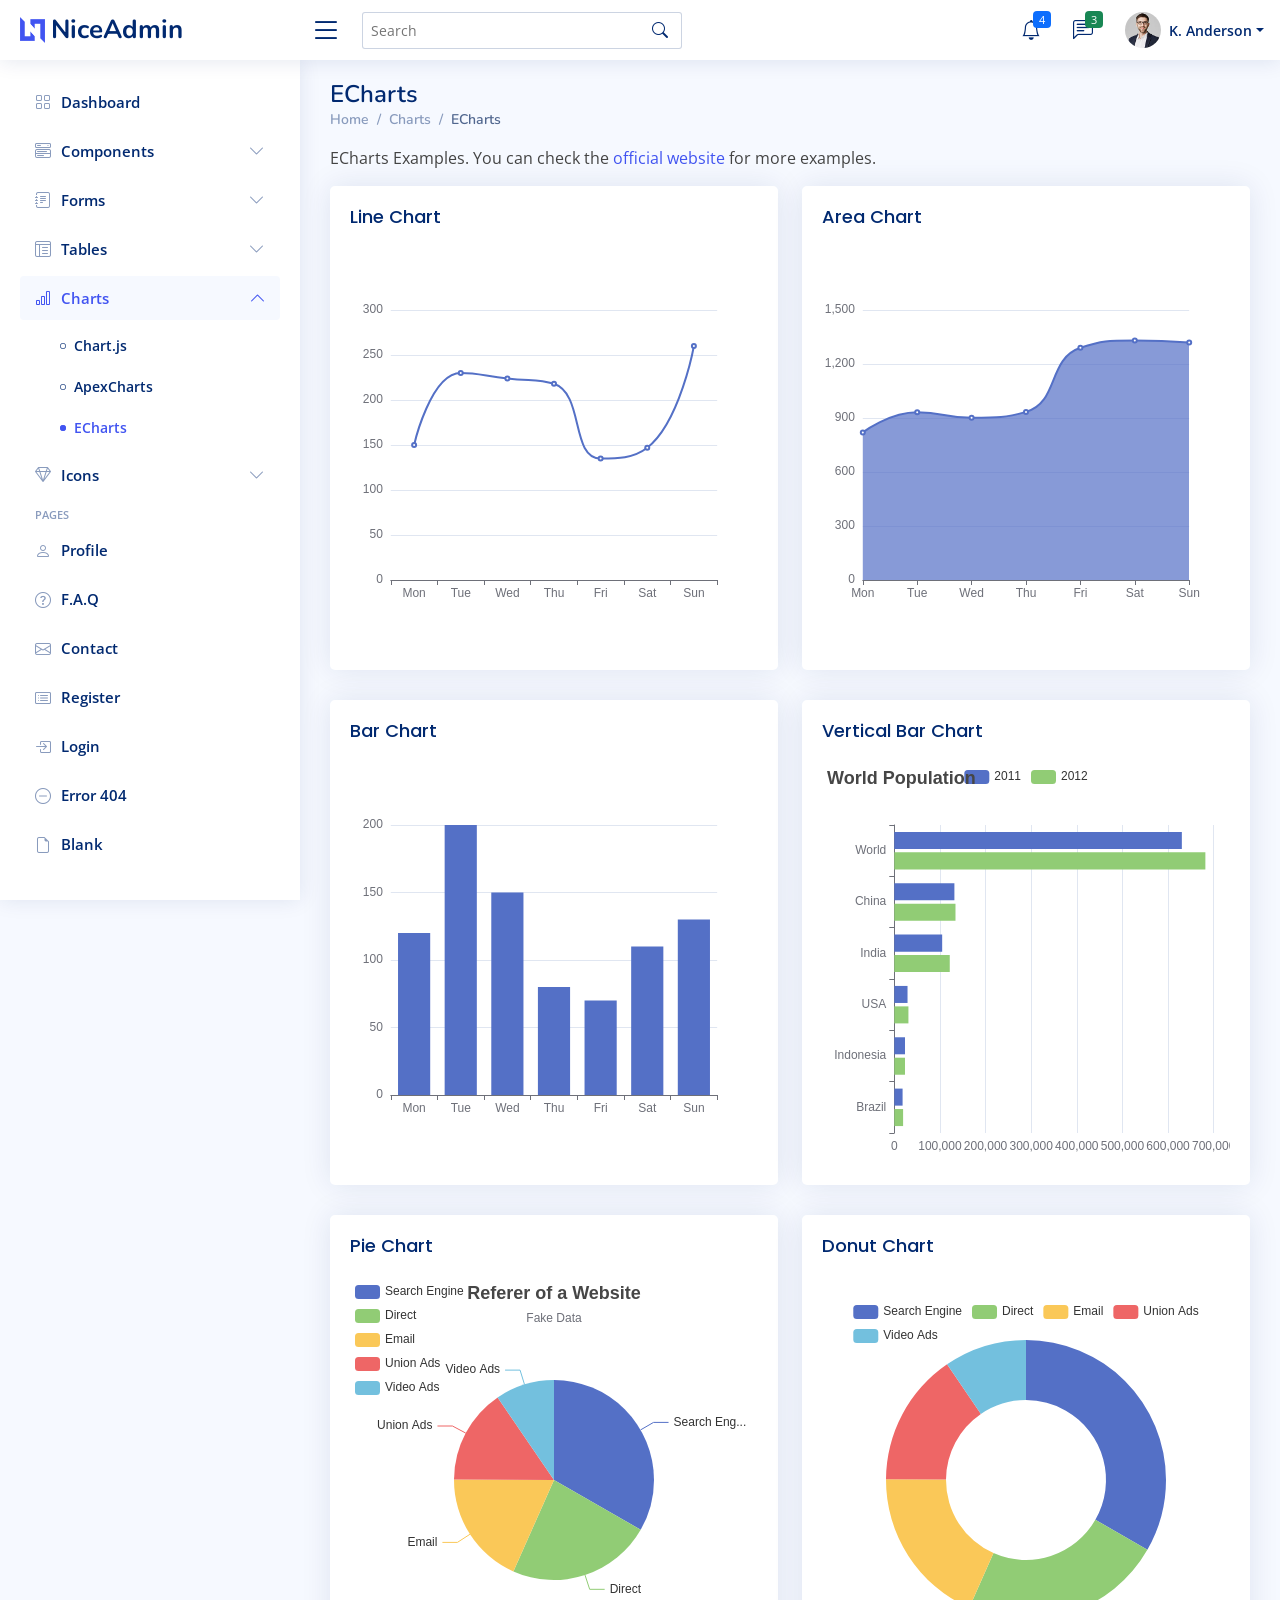
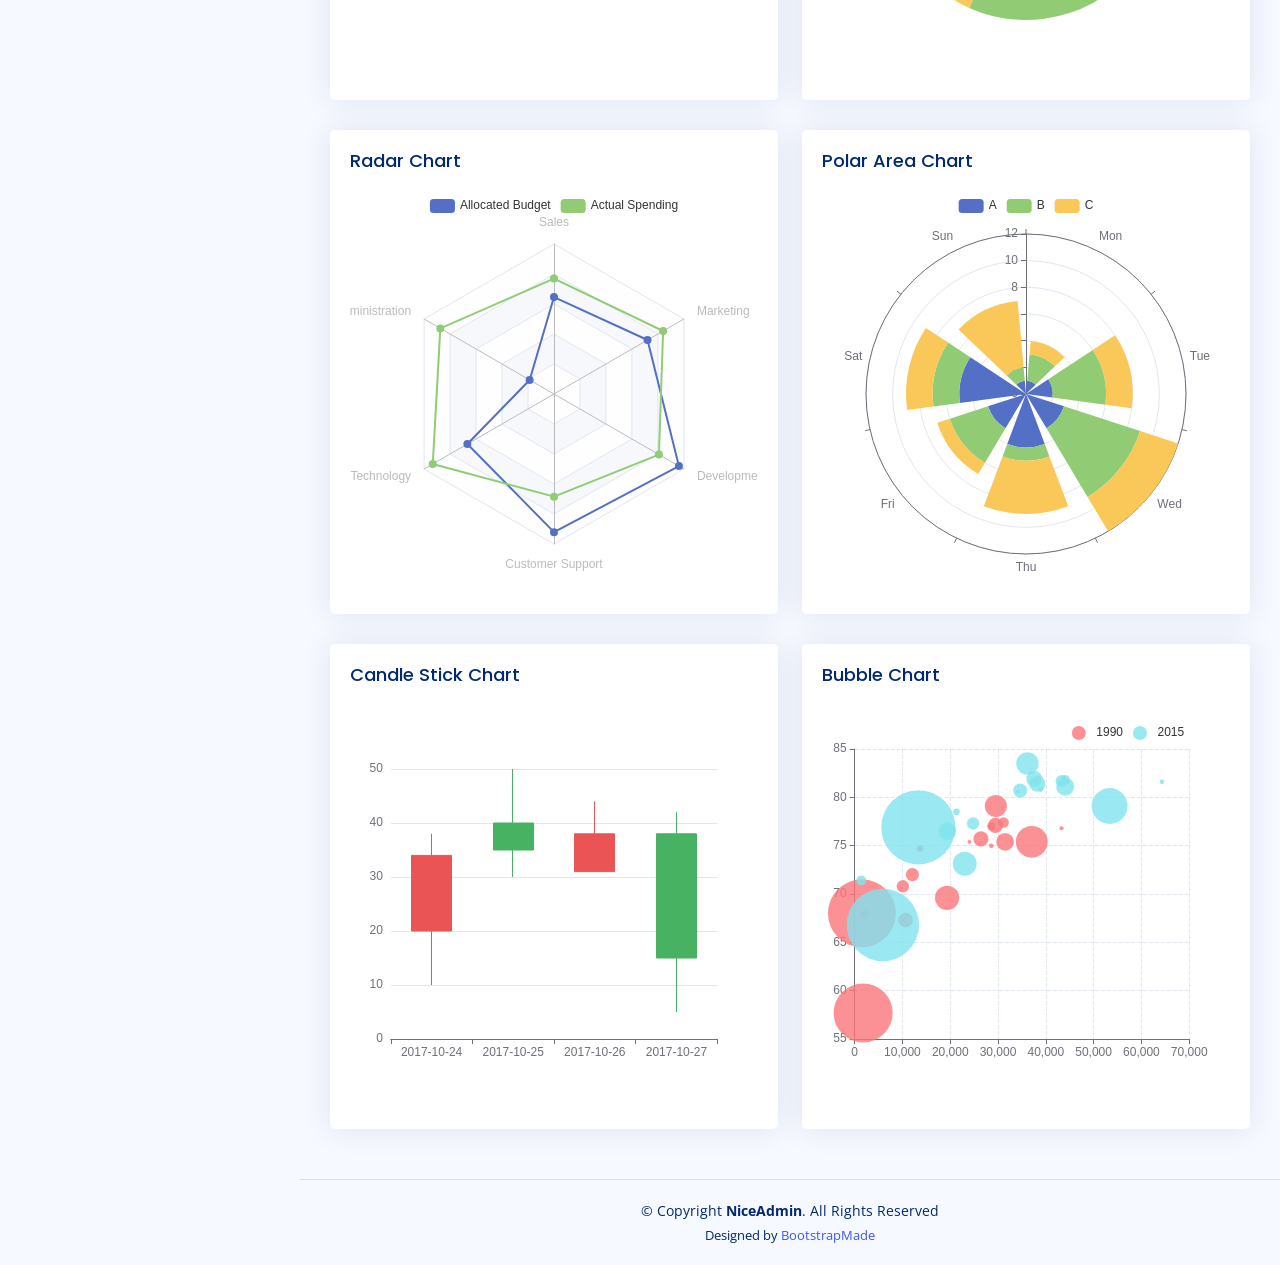
<file: admin/dashboard/charts-echarts.html>
<!DOCTYPE html>
<html lang="en">

<head>
  <meta charset="utf-8">
  <meta content="width=device-width, initial-scale=1.0" name="viewport">

  <title>Charts / ECharts - NiceAdmin Bootstrap Template</title>
  <meta content="" name="description">
  <meta content="" name="keywords">

  <!-- Favicons -->
  <link href="assets/img/favicon.png" rel="icon">
  <link href="assets/img/apple-touch-icon.png" rel="apple-touch-icon">

  <!-- Google Fonts -->
  <link href="https://fonts.gstatic.com" rel="preconnect">
  <link href="https://fonts.googleapis.com/css?family=Open+Sans:300,300i,400,400i,600,600i,700,700i|Nunito:300,300i,400,400i,600,600i,700,700i|Poppins:300,300i,400,400i,500,500i,600,600i,700,700i" rel="stylesheet">

  <!-- Vendor CSS Files -->
  <link href="assets/vendor/bootstrap/css/bootstrap.min.css" rel="stylesheet">
  <link href="assets/vendor/bootstrap-icons/bootstrap-icons.css" rel="stylesheet">
  <link href="assets/vendor/boxicons/css/boxicons.min.css" rel="stylesheet">
  <link href="assets/vendor/quill/quill.snow.css" rel="stylesheet">
  <link href="assets/vendor/quill/quill.bubble.css" rel="stylesheet">
  <link href="assets/vendor/remixicon/remixicon.css" rel="stylesheet">
  <link href="assets/vendor/simple-datatables/style.css" rel="stylesheet">

  <!-- Template Main CSS File -->
  <link href="assets/css/style.css" rel="stylesheet">

  <!-- =======================================================
  * Template Name: NiceAdmin - v2.2.2
  * Template URL: https://bootstrapmade.com/nice-admin-bootstrap-admin-html-template/
  * Author: BootstrapMade.com
  * License: https://bootstrapmade.com/license/
  ======================================================== -->
</head>

<body>

  <!-- ======= Header ======= -->
  <header id="header" class="header fixed-top d-flex align-items-center">

    <div class="d-flex align-items-center justify-content-between">
      <a href="index.html" class="logo d-flex align-items-center">
        <img src="assets/img/logo.png" alt="">
        <span class="d-none d-lg-block">NiceAdmin</span>
      </a>
      <i class="bi bi-list toggle-sidebar-btn"></i>
    </div><!-- End Logo -->

    <div class="search-bar">
      <form class="search-form d-flex align-items-center" method="POST" action="#">
        <input type="text" name="query" placeholder="Search" title="Enter search keyword">
        <button type="submit" title="Search"><i class="bi bi-search"></i></button>
      </form>
    </div><!-- End Search Bar -->

    <nav class="header-nav ms-auto">
      <ul class="d-flex align-items-center">

        <li class="nav-item d-block d-lg-none">
          <a class="nav-link nav-icon search-bar-toggle " href="#">
            <i class="bi bi-search"></i>
          </a>
        </li><!-- End Search Icon-->

        <li class="nav-item dropdown">

          <a class="nav-link nav-icon" href="#" data-bs-toggle="dropdown">
            <i class="bi bi-bell"></i>
            <span class="badge bg-primary badge-number">4</span>
          </a><!-- End Notification Icon -->

          <ul class="dropdown-menu dropdown-menu-end dropdown-menu-arrow notifications">
            <li class="dropdown-header">
              You have 4 new notifications
              <a href="#"><span class="badge rounded-pill bg-primary p-2 ms-2">View all</span></a>
            </li>
            <li>
              <hr class="dropdown-divider">
            </li>

            <li class="notification-item">
              <i class="bi bi-exclamation-circle text-warning"></i>
              <div>
                <h4>Lorem Ipsum</h4>
                <p>Quae dolorem earum veritatis oditseno</p>
                <p>30 min. ago</p>
              </div>
            </li>

            <li>
              <hr class="dropdown-divider">
            </li>

            <li class="notification-item">
              <i class="bi bi-x-circle text-danger"></i>
              <div>
                <h4>Atque rerum nesciunt</h4>
                <p>Quae dolorem earum veritatis oditseno</p>
                <p>1 hr. ago</p>
              </div>
            </li>

            <li>
              <hr class="dropdown-divider">
            </li>

            <li class="notification-item">
              <i class="bi bi-check-circle text-success"></i>
              <div>
                <h4>Sit rerum fuga</h4>
                <p>Quae dolorem earum veritatis oditseno</p>
                <p>2 hrs. ago</p>
              </div>
            </li>

            <li>
              <hr class="dropdown-divider">
            </li>

            <li class="notification-item">
              <i class="bi bi-info-circle text-primary"></i>
              <div>
                <h4>Dicta reprehenderit</h4>
                <p>Quae dolorem earum veritatis oditseno</p>
                <p>4 hrs. ago</p>
              </div>
            </li>

            <li>
              <hr class="dropdown-divider">
            </li>
            <li class="dropdown-footer">
              <a href="#">Show all notifications</a>
            </li>

          </ul><!-- End Notification Dropdown Items -->

        </li><!-- End Notification Nav -->

        <li class="nav-item dropdown">

          <a class="nav-link nav-icon" href="#" data-bs-toggle="dropdown">
            <i class="bi bi-chat-left-text"></i>
            <span class="badge bg-success badge-number">3</span>
          </a><!-- End Messages Icon -->

          <ul class="dropdown-menu dropdown-menu-end dropdown-menu-arrow messages">
            <li class="dropdown-header">
              You have 3 new messages
              <a href="#"><span class="badge rounded-pill bg-primary p-2 ms-2">View all</span></a>
            </li>
            <li>
              <hr class="dropdown-divider">
            </li>

            <li class="message-item">
              <a href="#">
                <img src="assets/img/messages-1.jpg" alt="" class="rounded-circle">
                <div>
                  <h4>Maria Hudson</h4>
                  <p>Velit asperiores et ducimus soluta repudiandae labore officia est ut...</p>
                  <p>4 hrs. ago</p>
                </div>
              </a>
            </li>
            <li>
              <hr class="dropdown-divider">
            </li>

            <li class="message-item">
              <a href="#">
                <img src="assets/img/messages-2.jpg" alt="" class="rounded-circle">
                <div>
                  <h4>Anna Nelson</h4>
                  <p>Velit asperiores et ducimus soluta repudiandae labore officia est ut...</p>
                  <p>6 hrs. ago</p>
                </div>
              </a>
            </li>
            <li>
              <hr class="dropdown-divider">
            </li>

            <li class="message-item">
              <a href="#">
                <img src="assets/img/messages-3.jpg" alt="" class="rounded-circle">
                <div>
                  <h4>David Muldon</h4>
                  <p>Velit asperiores et ducimus soluta repudiandae labore officia est ut...</p>
                  <p>8 hrs. ago</p>
                </div>
              </a>
            </li>
            <li>
              <hr class="dropdown-divider">
            </li>

            <li class="dropdown-footer">
              <a href="#">Show all messages</a>
            </li>

          </ul><!-- End Messages Dropdown Items -->

        </li><!-- End Messages Nav -->

        <li class="nav-item dropdown pe-3">

          <a class="nav-link nav-profile d-flex align-items-center pe-0" href="#" data-bs-toggle="dropdown">
            <img src="assets/img/profile-img.jpg" alt="Profile" class="rounded-circle">
            <span class="d-none d-md-block dropdown-toggle ps-2">K. Anderson</span>
          </a><!-- End Profile Iamge Icon -->

          <ul class="dropdown-menu dropdown-menu-end dropdown-menu-arrow profile">
            <li class="dropdown-header">
              <h6>Kevin Anderson</h6>
              <span>Web Designer</span>
            </li>
            <li>
              <hr class="dropdown-divider">
            </li>

            <li>
              <a class="dropdown-item d-flex align-items-center" href="users-profile.html">
                <i class="bi bi-person"></i>
                <span>My Profile</span>
              </a>
            </li>
            <li>
              <hr class="dropdown-divider">
            </li>

            <li>
              <a class="dropdown-item d-flex align-items-center" href="users-profile.html">
                <i class="bi bi-gear"></i>
                <span>Account Settings</span>
              </a>
            </li>
            <li>
              <hr class="dropdown-divider">
            </li>

            <li>
              <a class="dropdown-item d-flex align-items-center" href="pages-faq.html">
                <i class="bi bi-question-circle"></i>
                <span>Need Help?</span>
              </a>
            </li>
            <li>
              <hr class="dropdown-divider">
            </li>

            <li>
              <a class="dropdown-item d-flex align-items-center" href="#">
                <i class="bi bi-box-arrow-right"></i>
                <span>Sign Out</span>
              </a>
            </li>

          </ul><!-- End Profile Dropdown Items -->
        </li><!-- End Profile Nav -->

      </ul>
    </nav><!-- End Icons Navigation -->

  </header><!-- End Header -->

  <!-- ======= Sidebar ======= -->
  <aside id="sidebar" class="sidebar">

    <ul class="sidebar-nav" id="sidebar-nav">

      <li class="nav-item">
        <a class="nav-link collapsed" href="index.html">
          <i class="bi bi-grid"></i>
          <span>Dashboard</span>
        </a>
      </li><!-- End Dashboard Nav -->

      <li class="nav-item">
        <a class="nav-link collapsed" data-bs-target="#components-nav" data-bs-toggle="collapse" href="#">
          <i class="bi bi-menu-button-wide"></i><span>Components</span><i class="bi bi-chevron-down ms-auto"></i>
        </a>
        <ul id="components-nav" class="nav-content collapse " data-bs-parent="#sidebar-nav">
          <li>
            <a href="components-alerts.html">
              <i class="bi bi-circle"></i><span>Alerts</span>
            </a>
          </li>
          <li>
            <a href="components-accordion.html">
              <i class="bi bi-circle"></i><span>Accordion</span>
            </a>
          </li>
          <li>
            <a href="components-badges.html">
              <i class="bi bi-circle"></i><span>Badges</span>
            </a>
          </li>
          <li>
            <a href="components-breadcrumbs.html">
              <i class="bi bi-circle"></i><span>Breadcrumbs</span>
            </a>
          </li>
          <li>
            <a href="components-buttons.html">
              <i class="bi bi-circle"></i><span>Buttons</span>
            </a>
          </li>
          <li>
            <a href="components-cards.html">
              <i class="bi bi-circle"></i><span>Cards</span>
            </a>
          </li>
          <li>
            <a href="components-carousel.html">
              <i class="bi bi-circle"></i><span>Carousel</span>
            </a>
          </li>
          <li>
            <a href="components-list-group.html">
              <i class="bi bi-circle"></i><span>List group</span>
            </a>
          </li>
          <li>
            <a href="components-modal.html">
              <i class="bi bi-circle"></i><span>Modal</span>
            </a>
          </li>
          <li>
            <a href="components-tabs.html">
              <i class="bi bi-circle"></i><span>Tabs</span>
            </a>
          </li>
          <li>
            <a href="components-pagination.html">
              <i class="bi bi-circle"></i><span>Pagination</span>
            </a>
          </li>
          <li>
            <a href="components-progress.html">
              <i class="bi bi-circle"></i><span>Progress</span>
            </a>
          </li>
          <li>
            <a href="components-spinners.html">
              <i class="bi bi-circle"></i><span>Spinners</span>
            </a>
          </li>
          <li>
            <a href="components-tooltips.html">
              <i class="bi bi-circle"></i><span>Tooltips</span>
            </a>
          </li>
        </ul>
      </li><!-- End Components Nav -->

      <li class="nav-item">
        <a class="nav-link collapsed" data-bs-target="#forms-nav" data-bs-toggle="collapse" href="#">
          <i class="bi bi-journal-text"></i><span>Forms</span><i class="bi bi-chevron-down ms-auto"></i>
        </a>
        <ul id="forms-nav" class="nav-content collapse " data-bs-parent="#sidebar-nav">
          <li>
            <a href="forms-elements.html">
              <i class="bi bi-circle"></i><span>Form Elements</span>
            </a>
          </li>
          <li>
            <a href="forms-layouts.html">
              <i class="bi bi-circle"></i><span>Form Layouts</span>
            </a>
          </li>
          <li>
            <a href="forms-editors.html">
              <i class="bi bi-circle"></i><span>Form Editors</span>
            </a>
          </li>
          <li>
            <a href="forms-validation.html">
              <i class="bi bi-circle"></i><span>Form Validation</span>
            </a>
          </li>
        </ul>
      </li><!-- End Forms Nav -->

      <li class="nav-item">
        <a class="nav-link collapsed" data-bs-target="#tables-nav" data-bs-toggle="collapse" href="#">
          <i class="bi bi-layout-text-window-reverse"></i><span>Tables</span><i class="bi bi-chevron-down ms-auto"></i>
        </a>
        <ul id="tables-nav" class="nav-content collapse " data-bs-parent="#sidebar-nav">
          <li>
            <a href="tables-general.html">
              <i class="bi bi-circle"></i><span>General Tables</span>
            </a>
          </li>
          <li>
            <a href="tables-data.html">
              <i class="bi bi-circle"></i><span>Data Tables</span>
            </a>
          </li>
        </ul>
      </li><!-- End Tables Nav -->

      <li class="nav-item">
        <a class="nav-link " data-bs-target="#charts-nav" data-bs-toggle="collapse" href="#">
          <i class="bi bi-bar-chart"></i><span>Charts</span><i class="bi bi-chevron-down ms-auto"></i>
        </a>
        <ul id="charts-nav" class="nav-content collapse show" data-bs-parent="#sidebar-nav">
          <li>
            <a href="charts-chartjs.html">
              <i class="bi bi-circle"></i><span>Chart.js</span>
            </a>
          </li>
          <li>
            <a href="charts-apexcharts.html">
              <i class="bi bi-circle"></i><span>ApexCharts</span>
            </a>
          </li>
          <li>
            <a href="charts-echarts.html" class="active">
              <i class="bi bi-circle"></i><span>ECharts</span>
            </a>
          </li>
        </ul>
      </li><!-- End Charts Nav -->

      <li class="nav-item">
        <a class="nav-link collapsed" data-bs-target="#icons-nav" data-bs-toggle="collapse" href="#">
          <i class="bi bi-gem"></i><span>Icons</span><i class="bi bi-chevron-down ms-auto"></i>
        </a>
        <ul id="icons-nav" class="nav-content collapse " data-bs-parent="#sidebar-nav">
          <li>
            <a href="icons-bootstrap.html">
              <i class="bi bi-circle"></i><span>Bootstrap Icons</span>
            </a>
          </li>
          <li>
            <a href="icons-remix.html">
              <i class="bi bi-circle"></i><span>Remix Icons</span>
            </a>
          </li>
          <li>
            <a href="icons-boxicons.html">
              <i class="bi bi-circle"></i><span>Boxicons</span>
            </a>
          </li>
        </ul>
      </li><!-- End Icons Nav -->

      <li class="nav-heading">Pages</li>

      <li class="nav-item">
        <a class="nav-link collapsed" href="users-profile.html">
          <i class="bi bi-person"></i>
          <span>Profile</span>
        </a>
      </li><!-- End Profile Page Nav -->

      <li class="nav-item">
        <a class="nav-link collapsed" href="pages-faq.html">
          <i class="bi bi-question-circle"></i>
          <span>F.A.Q</span>
        </a>
      </li><!-- End F.A.Q Page Nav -->

      <li class="nav-item">
        <a class="nav-link collapsed" href="pages-contact.html">
          <i class="bi bi-envelope"></i>
          <span>Contact</span>
        </a>
      </li><!-- End Contact Page Nav -->

      <li class="nav-item">
        <a class="nav-link collapsed" href="pages-register.html">
          <i class="bi bi-card-list"></i>
          <span>Register</span>
        </a>
      </li><!-- End Register Page Nav -->

      <li class="nav-item">
        <a class="nav-link collapsed" href="pages-login.html">
          <i class="bi bi-box-arrow-in-right"></i>
          <span>Login</span>
        </a>
      </li><!-- End Login Page Nav -->

      <li class="nav-item">
        <a class="nav-link collapsed" href="pages-error-404.html">
          <i class="bi bi-dash-circle"></i>
          <span>Error 404</span>
        </a>
      </li><!-- End Error 404 Page Nav -->

      <li class="nav-item">
        <a class="nav-link collapsed" href="pages-blank.html">
          <i class="bi bi-file-earmark"></i>
          <span>Blank</span>
        </a>
      </li><!-- End Blank Page Nav -->

    </ul>

  </aside><!-- End Sidebar-->

  <main id="main" class="main">

    <div class="pagetitle">
      <h1>ECharts</h1>
      <nav>
        <ol class="breadcrumb">
          <li class="breadcrumb-item"><a href="index.html">Home</a></li>
          <li class="breadcrumb-item">Charts</li>
          <li class="breadcrumb-item active">ECharts</li>
        </ol>
      </nav>
    </div><!-- End Page Title -->

    <p>ECharts Examples. You can check the <a href="https://echarts.apache.org/examples/en/index.html" target="_blank">official website</a> for more examples.</p>

    <section class="section">
      <div class="row">

        <div class="col-lg-6">
          <div class="card">
            <div class="card-body">
              <h5 class="card-title">Line Chart</h5>

              <!-- Line Chart -->
              <div id="lineChart" style="min-height: 400px;" class="echart"></div>

              <script>
                document.addEventListener("DOMContentLoaded", () => {
                  echarts.init(document.querySelector("#lineChart")).setOption({
                    xAxis: {
                      type: 'category',
                      data: ['Mon', 'Tue', 'Wed', 'Thu', 'Fri', 'Sat', 'Sun']
                    },
                    yAxis: {
                      type: 'value'
                    },
                    series: [{
                      data: [150, 230, 224, 218, 135, 147, 260],
                      type: 'line',
                      smooth: true
                    }]
                  });
                });
              </script>
              <!-- End Line Chart -->

            </div>
          </div>
        </div>

        <div class="col-lg-6">
          <div class="card">
            <div class="card-body">
              <h5 class="card-title">Area Chart</h5>

              <!-- Area Chart -->
              <div id="areaChart" style="min-height: 400px;" class="echart"></div>

              <script>
                document.addEventListener("DOMContentLoaded", () => {
                  echarts.init(document.querySelector("#areaChart")).setOption({
                    xAxis: {
                      type: 'category',
                      boundaryGap: false,
                      data: ['Mon', 'Tue', 'Wed', 'Thu', 'Fri', 'Sat', 'Sun']
                    },
                    yAxis: {
                      type: 'value'
                    },
                    series: [{
                      data: [820, 932, 901, 934, 1290, 1330, 1320],
                      type: 'line',
                      smooth: true,
                      areaStyle: {}
                    }]
                  });
                });
              </script>
              <!-- End Area Chart -->

            </div>
          </div>
        </div>

        <div class="col-lg-6">
          <div class="card">
            <div class="card-body">
              <h5 class="card-title">Bar Chart</h5>

              <!-- Bar Chart -->
              <div id="barChart" style="min-height: 400px;" class="echart"></div>

              <script>
                document.addEventListener("DOMContentLoaded", () => {
                  echarts.init(document.querySelector("#barChart")).setOption({
                    xAxis: {
                      type: 'category',
                      data: ['Mon', 'Tue', 'Wed', 'Thu', 'Fri', 'Sat', 'Sun']
                    },
                    yAxis: {
                      type: 'value'
                    },
                    series: [{
                      data: [120, 200, 150, 80, 70, 110, 130],
                      type: 'bar'
                    }]
                  });
                });
              </script>
              <!-- End Bar Chart -->

            </div>
          </div>
        </div>

        <div class="col-lg-6">
          <div class="card">
            <div class="card-body">
              <h5 class="card-title">Vertical Bar Chart</h5>

              <!-- Vertical Bar Chart -->
              <div id="verticalBarChart" style="min-height: 400px;" class="echart"></div>

              <script>
                document.addEventListener("DOMContentLoaded", () => {
                  echarts.init(document.querySelector("#verticalBarChart")).setOption({
                    title: {
                      text: 'World Population'
                    },
                    tooltip: {
                      trigger: 'axis',
                      axisPointer: {
                        type: 'shadow'
                      }
                    },
                    legend: {},
                    grid: {
                      left: '3%',
                      right: '4%',
                      bottom: '3%',
                      containLabel: true
                    },
                    xAxis: {
                      type: 'value',
                      boundaryGap: [0, 0.01]
                    },
                    yAxis: {
                      type: 'category',
                      data: ['Brazil', 'Indonesia', 'USA', 'India', 'China', 'World']
                    },
                    series: [{
                        name: '2011',
                        type: 'bar',
                        data: [18203, 23489, 29034, 104970, 131744, 630230]
                      },
                      {
                        name: '2012',
                        type: 'bar',
                        data: [19325, 23438, 31000, 121594, 134141, 681807]
                      }
                    ]
                  });
                });
              </script>
              <!-- End Vertical Bar Chart -->

            </div>
          </div>
        </div>

        <div class="col-lg-6">
          <div class="card">
            <div class="card-body">
              <h5 class="card-title">Pie Chart</h5>

              <!-- Pie Chart -->
              <div id="pieChart" style="min-height: 400px;" class="echart"></div>

              <script>
                document.addEventListener("DOMContentLoaded", () => {
                  echarts.init(document.querySelector("#pieChart")).setOption({
                    title: {
                      text: 'Referer of a Website',
                      subtext: 'Fake Data',
                      left: 'center'
                    },
                    tooltip: {
                      trigger: 'item'
                    },
                    legend: {
                      orient: 'vertical',
                      left: 'left'
                    },
                    series: [{
                      name: 'Access From',
                      type: 'pie',
                      radius: '50%',
                      data: [{
                          value: 1048,
                          name: 'Search Engine'
                        },
                        {
                          value: 735,
                          name: 'Direct'
                        },
                        {
                          value: 580,
                          name: 'Email'
                        },
                        {
                          value: 484,
                          name: 'Union Ads'
                        },
                        {
                          value: 300,
                          name: 'Video Ads'
                        }
                      ],
                      emphasis: {
                        itemStyle: {
                          shadowBlur: 10,
                          shadowOffsetX: 0,
                          shadowColor: 'rgba(0, 0, 0, 0.5)'
                        }
                      }
                    }]
                  });
                });
              </script>
              <!-- End Pie Chart -->

            </div>
          </div>
        </div>

        <div class="col-lg-6">
          <div class="card">
            <div class="card-body">
              <h5 class="card-title">Donut Chart</h5>

              <!-- Donut Chart -->
              <div id="donutChart" style="min-height: 400px;" class="echart"></div>

              <script>
                document.addEventListener("DOMContentLoaded", () => {
                  echarts.init(document.querySelector("#donutChart")).setOption({
                    tooltip: {
                      trigger: 'item'
                    },
                    legend: {
                      top: '5%',
                      left: 'center'
                    },
                    series: [{
                      name: 'Access From',
                      type: 'pie',
                      radius: ['40%', '70%'],
                      avoidLabelOverlap: false,
                      label: {
                        show: false,
                        position: 'center'
                      },
                      emphasis: {
                        label: {
                          show: true,
                          fontSize: '18',
                          fontWeight: 'bold'
                        }
                      },
                      labelLine: {
                        show: false
                      },
                      data: [{
                          value: 1048,
                          name: 'Search Engine'
                        },
                        {
                          value: 735,
                          name: 'Direct'
                        },
                        {
                          value: 580,
                          name: 'Email'
                        },
                        {
                          value: 484,
                          name: 'Union Ads'
                        },
                        {
                          value: 300,
                          name: 'Video Ads'
                        }
                      ]
                    }]
                  });
                });
              </script>
              <!-- End Donut Chart -->

            </div>
          </div>
        </div>

        <div class="col-lg-6">
          <div class="card">
            <div class="card-body">
              <h5 class="card-title">Radar Chart</h5>

              <!-- Radar Chart -->
              <div id="radarChart" style="min-height: 400px;" class="echart"></div>

              <script>
                document.addEventListener("DOMContentLoaded", () => {
                  echarts.init(document.querySelector("#radarChart")).setOption({
                    legend: {
                      data: ['Allocated Budget', 'Actual Spending']
                    },
                    radar: {
                      // shape: 'circle',
                      indicator: [{
                          name: 'Sales',
                          max: 6500
                        },
                        {
                          name: 'Administration',
                          max: 16000
                        },
                        {
                          name: 'Information Technology',
                          max: 30000
                        },
                        {
                          name: 'Customer Support',
                          max: 38000
                        },
                        {
                          name: 'Development',
                          max: 52000
                        },
                        {
                          name: 'Marketing',
                          max: 25000
                        }
                      ]
                    },
                    series: [{
                      name: 'Budget vs spending',
                      type: 'radar',
                      data: [{
                          value: [4200, 3000, 20000, 35000, 50000, 18000],
                          name: 'Allocated Budget'
                        },
                        {
                          value: [5000, 14000, 28000, 26000, 42000, 21000],
                          name: 'Actual Spending'
                        }
                      ]
                    }]
                  });
                });
              </script>
              <!-- End Radar Chart -->

            </div>
          </div>
        </div>

        <div class="col-lg-6">
          <div class="card">
            <div class="card-body">
              <h5 class="card-title">Polar Area Chart</h5>

              <!-- Polar Area Chart -->
              <div id="polarAreaChart" style="min-height: 400px;" class="echart"></div>

              <script>
                document.addEventListener("DOMContentLoaded", () => {
                  echarts.init(document.querySelector("#polarAreaChart")).setOption({
                    angleAxis: {
                      type: 'category',
                      data: ['Mon', 'Tue', 'Wed', 'Thu', 'Fri', 'Sat', 'Sun']
                    },
                    radiusAxis: {},
                    polar: {},
                    series: [{
                        type: 'bar',
                        data: [1, 2, 3, 4, 3, 5, 1],
                        coordinateSystem: 'polar',
                        name: 'A',
                        stack: 'a',
                        emphasis: {
                          focus: 'series'
                        }
                      },
                      {
                        type: 'bar',
                        data: [2, 4, 6, 1, 3, 2, 1],
                        coordinateSystem: 'polar',
                        name: 'B',
                        stack: 'a',
                        emphasis: {
                          focus: 'series'
                        }
                      },
                      {
                        type: 'bar',
                        data: [1, 2, 3, 4, 1, 2, 5],
                        coordinateSystem: 'polar',
                        name: 'C',
                        stack: 'a',
                        emphasis: {
                          focus: 'series'
                        }
                      }
                    ],
                    legend: {
                      show: true,
                      data: ['A', 'B', 'C']
                    }
                  });
                });
              </script>
              <!-- End Polar Area Chart -->

            </div>
          </div>
        </div>

        <div class="col-lg-6">
          <div class="card">
            <div class="card-body">
              <h5 class="card-title">Candle Stick Chart</h5>

              <!-- Candle Stick Chart -->
              <div id="candleStickChart" style="min-height: 400px;" class="echart"></div>

              <script>
                document.addEventListener("DOMContentLoaded", () => {
                  echarts.init(document.querySelector("#candleStickChart")).setOption({
                    xAxis: {
                      data: ['2017-10-24', '2017-10-25', '2017-10-26', '2017-10-27']
                    },
                    yAxis: {},
                    series: [{
                      type: 'candlestick',
                      data: [
                        [20, 34, 10, 38],
                        [40, 35, 30, 50],
                        [31, 38, 33, 44],
                        [38, 15, 5, 42]
                      ]
                    }]
                  });
                });
              </script>
              <!-- End Candle Stick Chart -->

            </div>
          </div>
        </div>

        <div class="col-lg-6">
          <div class="card">
            <div class="card-body">
              <h5 class="card-title">Bubble Chart</h5>

              <!-- Bubble Chart -->
              <div id="bubbleChart" style="min-height: 400px;" class="echart"></div>

              <script>
                document.addEventListener("DOMContentLoaded", () => {
                  const data = [
                    [
                      [28604, 77, 17096869, 'Australia', 1990],
                      [31163, 77.4, 27662440, 'Canada', 1990],
                      [1516, 68, 1154605773, 'China', 1990],
                      [13670, 74.7, 10582082, 'Cuba', 1990],
                      [28599, 75, 4986705, 'Finland', 1990],
                      [29476, 77.1, 56943299, 'France', 1990],
                      [31476, 75.4, 78958237, 'Germany', 1990],
                      [28666, 78.1, 254830, 'Iceland', 1990],
                      [1777, 57.7, 870601776, 'India', 1990],
                      [29550, 79.1, 122249285, 'Japan', 1990],
                      [2076, 67.9, 20194354, 'North Korea', 1990],
                      [12087, 72, 42972254, 'South Korea', 1990],
                      [24021, 75.4, 3397534, 'New Zealand', 1990],
                      [43296, 76.8, 4240375, 'Norway', 1990],
                      [10088, 70.8, 38195258, 'Poland', 1990],
                      [19349, 69.6, 147568552, 'Russia', 1990],
                      [10670, 67.3, 53994605, 'Turkey', 1990],
                      [26424, 75.7, 57110117, 'United Kingdom', 1990],
                      [37062, 75.4, 252847810, 'United States', 1990]
                    ],
                    [
                      [44056, 81.8, 23968973, 'Australia', 2015],
                      [43294, 81.7, 35939927, 'Canada', 2015],
                      [13334, 76.9, 1376048943, 'China', 2015],
                      [21291, 78.5, 11389562, 'Cuba', 2015],
                      [38923, 80.8, 5503457, 'Finland', 2015],
                      [37599, 81.9, 64395345, 'France', 2015],
                      [44053, 81.1, 80688545, 'Germany', 2015],
                      [42182, 82.8, 329425, 'Iceland', 2015],
                      [5903, 66.8, 1311050527, 'India', 2015],
                      [36162, 83.5, 126573481, 'Japan', 2015],
                      [1390, 71.4, 25155317, 'North Korea', 2015],
                      [34644, 80.7, 50293439, 'South Korea', 2015],
                      [34186, 80.6, 4528526, 'New Zealand', 2015],
                      [64304, 81.6, 5210967, 'Norway', 2015],
                      [24787, 77.3, 38611794, 'Poland', 2015],
                      [23038, 73.13, 143456918, 'Russia', 2015],
                      [19360, 76.5, 78665830, 'Turkey', 2015],
                      [38225, 81.4, 64715810, 'United Kingdom', 2015],
                      [53354, 79.1, 321773631, 'United States', 2015]
                    ]
                  ];
                  echarts.init(document.querySelector("#bubbleChart")).setOption({
                    legend: {
                      right: '10%',
                      top: '3%',
                      data: ['1990', '2015']
                    },
                    grid: {
                      left: '8%',
                      top: '10%'
                    },
                    xAxis: {
                      splitLine: {
                        lineStyle: {
                          type: 'dashed'
                        }
                      }
                    },
                    yAxis: {
                      splitLine: {
                        lineStyle: {
                          type: 'dashed'
                        }
                      },
                      scale: true
                    },
                    series: [{
                        name: '1990',
                        data: data[0],
                        type: 'scatter',
                        symbolSize: function(data) {
                          return Math.sqrt(data[2]) / 5e2;
                        },
                        emphasis: {
                          focus: 'series',
                          label: {
                            show: true,
                            formatter: function(param) {
                              return param.data[3];
                            },
                            position: 'top'
                          }
                        },
                        itemStyle: {
                          color: 'rgb(251, 118, 123)'
                        }
                      },
                      {
                        name: '2015',
                        data: data[1],
                        type: 'scatter',
                        symbolSize: function(data) {
                          return Math.sqrt(data[2]) / 5e2;
                        },
                        emphasis: {
                          focus: 'series',
                          label: {
                            show: true,
                            formatter: function(param) {
                              return param.data[3];
                            },
                            position: 'top'
                          }
                        },
                        itemStyle: {
                          color: 'rgb(129, 227, 238)'
                        }
                      }
                    ]
                  });
                });
              </script>
              <!-- End Bubble Chart -->

            </div>
          </div>
        </div>

      </div>
    </section>

  </main><!-- End #main -->

  <!-- ======= Footer ======= -->
  <footer id="footer" class="footer">
    <div class="copyright">
      &copy; Copyright <strong><span>NiceAdmin</span></strong>. All Rights Reserved
    </div>
    <div class="credits">
      <!-- All the links in the footer should remain intact. -->
      <!-- You can delete the links only if you purchased the pro version. -->
      <!-- Licensing information: https://bootstrapmade.com/license/ -->
      <!-- Purchase the pro version with working PHP/AJAX contact form: https://bootstrapmade.com/nice-admin-bootstrap-admin-html-template/ -->
      Designed by <a href="https://bootstrapmade.com/">BootstrapMade</a>
    </div>
  </footer><!-- End Footer -->

  <a href="#" class="back-to-top d-flex align-items-center justify-content-center"><i class="bi bi-arrow-up-short"></i></a>

  <!-- Vendor JS Files -->
  <script src="assets/vendor/apexcharts/apexcharts.min.js"></script>
  <script src="assets/vendor/bootstrap/js/bootstrap.bundle.min.js"></script>
  <script src="assets/vendor/chart.js/chart.min.js"></script>
  <script src="assets/vendor/echarts/echarts.min.js"></script>
  <script src="assets/vendor/quill/quill.min.js"></script>
  <script src="assets/vendor/simple-datatables/simple-datatables.js"></script>
  <script src="assets/vendor/tinymce/tinymce.min.js"></script>
  <script src="assets/vendor/php-email-form/validate.js"></script>

  <!-- Template Main JS File -->
  <script src="assets/js/main.js"></script>

</body>

</html>
</file>
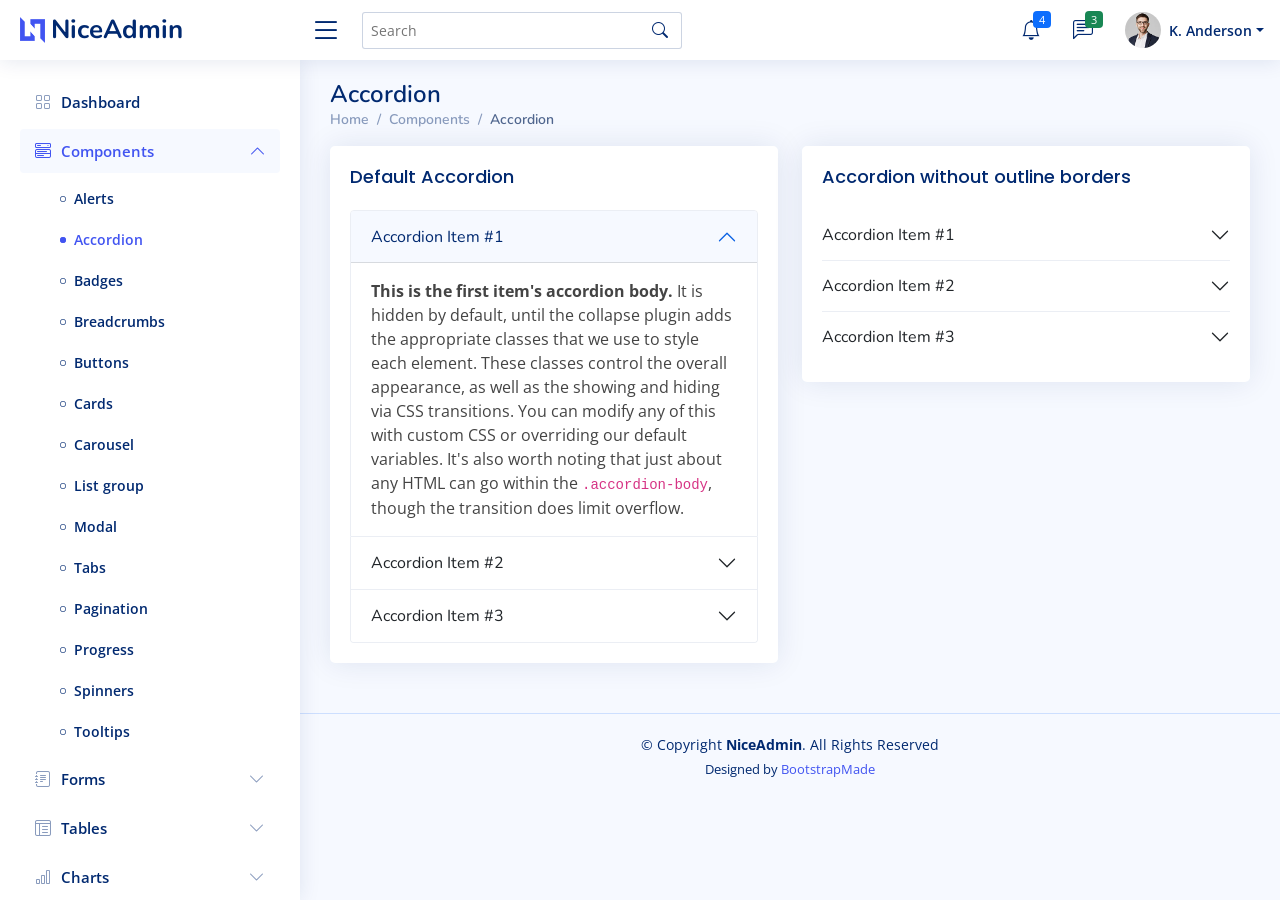
<file: admin/dashboard/components-accordion.html>
<!DOCTYPE html>
<html lang="en">

<head>
  <meta charset="utf-8">
  <meta content="width=device-width, initial-scale=1.0" name="viewport">

  <title>Components / Accordion - NiceAdmin Bootstrap Template</title>
  <meta content="" name="description">
  <meta content="" name="keywords">

  <!-- Favicons -->
  <link href="assets/img/favicon.png" rel="icon">
  <link href="assets/img/apple-touch-icon.png" rel="apple-touch-icon">

  <!-- Google Fonts -->
  <link href="https://fonts.gstatic.com" rel="preconnect">
  <link href="https://fonts.googleapis.com/css?family=Open+Sans:300,300i,400,400i,600,600i,700,700i|Nunito:300,300i,400,400i,600,600i,700,700i|Poppins:300,300i,400,400i,500,500i,600,600i,700,700i" rel="stylesheet">

  <!-- Vendor CSS Files -->
  <link href="assets/vendor/bootstrap/css/bootstrap.min.css" rel="stylesheet">
  <link href="assets/vendor/bootstrap-icons/bootstrap-icons.css" rel="stylesheet">
  <link href="assets/vendor/boxicons/css/boxicons.min.css" rel="stylesheet">
  <link href="assets/vendor/quill/quill.snow.css" rel="stylesheet">
  <link href="assets/vendor/quill/quill.bubble.css" rel="stylesheet">
  <link href="assets/vendor/remixicon/remixicon.css" rel="stylesheet">
  <link href="assets/vendor/simple-datatables/style.css" rel="stylesheet">

  <!-- Template Main CSS File -->
  <link href="assets/css/style.css" rel="stylesheet">

  <!-- =======================================================
  * Template Name: NiceAdmin - v2.2.2
  * Template URL: https://bootstrapmade.com/nice-admin-bootstrap-admin-html-template/
  * Author: BootstrapMade.com
  * License: https://bootstrapmade.com/license/
  ======================================================== -->
</head>

<body>

  <!-- ======= Header ======= -->
  <header id="header" class="header fixed-top d-flex align-items-center">

    <div class="d-flex align-items-center justify-content-between">
      <a href="index.html" class="logo d-flex align-items-center">
        <img src="assets/img/logo.png" alt="">
        <span class="d-none d-lg-block">NiceAdmin</span>
      </a>
      <i class="bi bi-list toggle-sidebar-btn"></i>
    </div><!-- End Logo -->

    <div class="search-bar">
      <form class="search-form d-flex align-items-center" method="POST" action="#">
        <input type="text" name="query" placeholder="Search" title="Enter search keyword">
        <button type="submit" title="Search"><i class="bi bi-search"></i></button>
      </form>
    </div><!-- End Search Bar -->

    <nav class="header-nav ms-auto">
      <ul class="d-flex align-items-center">

        <li class="nav-item d-block d-lg-none">
          <a class="nav-link nav-icon search-bar-toggle " href="#">
            <i class="bi bi-search"></i>
          </a>
        </li><!-- End Search Icon-->

        <li class="nav-item dropdown">

          <a class="nav-link nav-icon" href="#" data-bs-toggle="dropdown">
            <i class="bi bi-bell"></i>
            <span class="badge bg-primary badge-number">4</span>
          </a><!-- End Notification Icon -->

          <ul class="dropdown-menu dropdown-menu-end dropdown-menu-arrow notifications">
            <li class="dropdown-header">
              You have 4 new notifications
              <a href="#"><span class="badge rounded-pill bg-primary p-2 ms-2">View all</span></a>
            </li>
            <li>
              <hr class="dropdown-divider">
            </li>

            <li class="notification-item">
              <i class="bi bi-exclamation-circle text-warning"></i>
              <div>
                <h4>Lorem Ipsum</h4>
                <p>Quae dolorem earum veritatis oditseno</p>
                <p>30 min. ago</p>
              </div>
            </li>

            <li>
              <hr class="dropdown-divider">
            </li>

            <li class="notification-item">
              <i class="bi bi-x-circle text-danger"></i>
              <div>
                <h4>Atque rerum nesciunt</h4>
                <p>Quae dolorem earum veritatis oditseno</p>
                <p>1 hr. ago</p>
              </div>
            </li>

            <li>
              <hr class="dropdown-divider">
            </li>

            <li class="notification-item">
              <i class="bi bi-check-circle text-success"></i>
              <div>
                <h4>Sit rerum fuga</h4>
                <p>Quae dolorem earum veritatis oditseno</p>
                <p>2 hrs. ago</p>
              </div>
            </li>

            <li>
              <hr class="dropdown-divider">
            </li>

            <li class="notification-item">
              <i class="bi bi-info-circle text-primary"></i>
              <div>
                <h4>Dicta reprehenderit</h4>
                <p>Quae dolorem earum veritatis oditseno</p>
                <p>4 hrs. ago</p>
              </div>
            </li>

            <li>
              <hr class="dropdown-divider">
            </li>
            <li class="dropdown-footer">
              <a href="#">Show all notifications</a>
            </li>

          </ul><!-- End Notification Dropdown Items -->

        </li><!-- End Notification Nav -->

        <li class="nav-item dropdown">

          <a class="nav-link nav-icon" href="#" data-bs-toggle="dropdown">
            <i class="bi bi-chat-left-text"></i>
            <span class="badge bg-success badge-number">3</span>
          </a><!-- End Messages Icon -->

          <ul class="dropdown-menu dropdown-menu-end dropdown-menu-arrow messages">
            <li class="dropdown-header">
              You have 3 new messages
              <a href="#"><span class="badge rounded-pill bg-primary p-2 ms-2">View all</span></a>
            </li>
            <li>
              <hr class="dropdown-divider">
            </li>

            <li class="message-item">
              <a href="#">
                <img src="assets/img/messages-1.jpg" alt="" class="rounded-circle">
                <div>
                  <h4>Maria Hudson</h4>
                  <p>Velit asperiores et ducimus soluta repudiandae labore officia est ut...</p>
                  <p>4 hrs. ago</p>
                </div>
              </a>
            </li>
            <li>
              <hr class="dropdown-divider">
            </li>

            <li class="message-item">
              <a href="#">
                <img src="assets/img/messages-2.jpg" alt="" class="rounded-circle">
                <div>
                  <h4>Anna Nelson</h4>
                  <p>Velit asperiores et ducimus soluta repudiandae labore officia est ut...</p>
                  <p>6 hrs. ago</p>
                </div>
              </a>
            </li>
            <li>
              <hr class="dropdown-divider">
            </li>

            <li class="message-item">
              <a href="#">
                <img src="assets/img/messages-3.jpg" alt="" class="rounded-circle">
                <div>
                  <h4>David Muldon</h4>
                  <p>Velit asperiores et ducimus soluta repudiandae labore officia est ut...</p>
                  <p>8 hrs. ago</p>
                </div>
              </a>
            </li>
            <li>
              <hr class="dropdown-divider">
            </li>

            <li class="dropdown-footer">
              <a href="#">Show all messages</a>
            </li>

          </ul><!-- End Messages Dropdown Items -->

        </li><!-- End Messages Nav -->

        <li class="nav-item dropdown pe-3">

          <a class="nav-link nav-profile d-flex align-items-center pe-0" href="#" data-bs-toggle="dropdown">
            <img src="assets/img/profile-img.jpg" alt="Profile" class="rounded-circle">
            <span class="d-none d-md-block dropdown-toggle ps-2">K. Anderson</span>
          </a><!-- End Profile Iamge Icon -->

          <ul class="dropdown-menu dropdown-menu-end dropdown-menu-arrow profile">
            <li class="dropdown-header">
              <h6>Kevin Anderson</h6>
              <span>Web Designer</span>
            </li>
            <li>
              <hr class="dropdown-divider">
            </li>

            <li>
              <a class="dropdown-item d-flex align-items-center" href="users-profile.html">
                <i class="bi bi-person"></i>
                <span>My Profile</span>
              </a>
            </li>
            <li>
              <hr class="dropdown-divider">
            </li>

            <li>
              <a class="dropdown-item d-flex align-items-center" href="users-profile.html">
                <i class="bi bi-gear"></i>
                <span>Account Settings</span>
              </a>
            </li>
            <li>
              <hr class="dropdown-divider">
            </li>

            <li>
              <a class="dropdown-item d-flex align-items-center" href="pages-faq.html">
                <i class="bi bi-question-circle"></i>
                <span>Need Help?</span>
              </a>
            </li>
            <li>
              <hr class="dropdown-divider">
            </li>

            <li>
              <a class="dropdown-item d-flex align-items-center" href="#">
                <i class="bi bi-box-arrow-right"></i>
                <span>Sign Out</span>
              </a>
            </li>

          </ul><!-- End Profile Dropdown Items -->
        </li><!-- End Profile Nav -->

      </ul>
    </nav><!-- End Icons Navigation -->

  </header><!-- End Header -->

  <!-- ======= Sidebar ======= -->
  <aside id="sidebar" class="sidebar">

    <ul class="sidebar-nav" id="sidebar-nav">

      <li class="nav-item">
        <a class="nav-link collapsed" href="index.html">
          <i class="bi bi-grid"></i>
          <span>Dashboard</span>
        </a>
      </li><!-- End Dashboard Nav -->

      <li class="nav-item">
        <a class="nav-link " data-bs-target="#components-nav" data-bs-toggle="collapse" href="#">
          <i class="bi bi-menu-button-wide"></i><span>Components</span><i class="bi bi-chevron-down ms-auto"></i>
        </a>
        <ul id="components-nav" class="nav-content collapse show" data-bs-parent="#sidebar-nav">
          <li>
            <a href="components-alerts.html">
              <i class="bi bi-circle"></i><span>Alerts</span>
            </a>
          </li>
          <li>
            <a href="components-accordion.html" class="active">
              <i class="bi bi-circle"></i><span>Accordion</span>
            </a>
          </li>
          <li>
            <a href="components-badges.html">
              <i class="bi bi-circle"></i><span>Badges</span>
            </a>
          </li>
          <li>
            <a href="components-breadcrumbs.html">
              <i class="bi bi-circle"></i><span>Breadcrumbs</span>
            </a>
          </li>
          <li>
            <a href="components-buttons.html">
              <i class="bi bi-circle"></i><span>Buttons</span>
            </a>
          </li>
          <li>
            <a href="components-cards.html">
              <i class="bi bi-circle"></i><span>Cards</span>
            </a>
          </li>
          <li>
            <a href="components-carousel.html">
              <i class="bi bi-circle"></i><span>Carousel</span>
            </a>
          </li>
          <li>
            <a href="components-list-group.html">
              <i class="bi bi-circle"></i><span>List group</span>
            </a>
          </li>
          <li>
            <a href="components-modal.html">
              <i class="bi bi-circle"></i><span>Modal</span>
            </a>
          </li>
          <li>
            <a href="components-tabs.html">
              <i class="bi bi-circle"></i><span>Tabs</span>
            </a>
          </li>
          <li>
            <a href="components-pagination.html">
              <i class="bi bi-circle"></i><span>Pagination</span>
            </a>
          </li>
          <li>
            <a href="components-progress.html">
              <i class="bi bi-circle"></i><span>Progress</span>
            </a>
          </li>
          <li>
            <a href="components-spinners.html">
              <i class="bi bi-circle"></i><span>Spinners</span>
            </a>
          </li>
          <li>
            <a href="components-tooltips.html">
              <i class="bi bi-circle"></i><span>Tooltips</span>
            </a>
          </li>
        </ul>
      </li><!-- End Components Nav -->

      <li class="nav-item">
        <a class="nav-link collapsed" data-bs-target="#forms-nav" data-bs-toggle="collapse" href="#">
          <i class="bi bi-journal-text"></i><span>Forms</span><i class="bi bi-chevron-down ms-auto"></i>
        </a>
        <ul id="forms-nav" class="nav-content collapse " data-bs-parent="#sidebar-nav">
          <li>
            <a href="forms-elements.html">
              <i class="bi bi-circle"></i><span>Form Elements</span>
            </a>
          </li>
          <li>
            <a href="forms-layouts.html">
              <i class="bi bi-circle"></i><span>Form Layouts</span>
            </a>
          </li>
          <li>
            <a href="forms-editors.html">
              <i class="bi bi-circle"></i><span>Form Editors</span>
            </a>
          </li>
          <li>
            <a href="forms-validation.html">
              <i class="bi bi-circle"></i><span>Form Validation</span>
            </a>
          </li>
        </ul>
      </li><!-- End Forms Nav -->

      <li class="nav-item">
        <a class="nav-link collapsed" data-bs-target="#tables-nav" data-bs-toggle="collapse" href="#">
          <i class="bi bi-layout-text-window-reverse"></i><span>Tables</span><i class="bi bi-chevron-down ms-auto"></i>
        </a>
        <ul id="tables-nav" class="nav-content collapse " data-bs-parent="#sidebar-nav">
          <li>
            <a href="tables-general.html">
              <i class="bi bi-circle"></i><span>General Tables</span>
            </a>
          </li>
          <li>
            <a href="tables-data.html">
              <i class="bi bi-circle"></i><span>Data Tables</span>
            </a>
          </li>
        </ul>
      </li><!-- End Tables Nav -->

      <li class="nav-item">
        <a class="nav-link collapsed" data-bs-target="#charts-nav" data-bs-toggle="collapse" href="#">
          <i class="bi bi-bar-chart"></i><span>Charts</span><i class="bi bi-chevron-down ms-auto"></i>
        </a>
        <ul id="charts-nav" class="nav-content collapse " data-bs-parent="#sidebar-nav">
          <li>
            <a href="charts-chartjs.html">
              <i class="bi bi-circle"></i><span>Chart.js</span>
            </a>
          </li>
          <li>
            <a href="charts-apexcharts.html">
              <i class="bi bi-circle"></i><span>ApexCharts</span>
            </a>
          </li>
          <li>
            <a href="charts-echarts.html">
              <i class="bi bi-circle"></i><span>ECharts</span>
            </a>
          </li>
        </ul>
      </li><!-- End Charts Nav -->

      <li class="nav-item">
        <a class="nav-link collapsed" data-bs-target="#icons-nav" data-bs-toggle="collapse" href="#">
          <i class="bi bi-gem"></i><span>Icons</span><i class="bi bi-chevron-down ms-auto"></i>
        </a>
        <ul id="icons-nav" class="nav-content collapse " data-bs-parent="#sidebar-nav">
          <li>
            <a href="icons-bootstrap.html">
              <i class="bi bi-circle"></i><span>Bootstrap Icons</span>
            </a>
          </li>
          <li>
            <a href="icons-remix.html">
              <i class="bi bi-circle"></i><span>Remix Icons</span>
            </a>
          </li>
          <li>
            <a href="icons-boxicons.html">
              <i class="bi bi-circle"></i><span>Boxicons</span>
            </a>
          </li>
        </ul>
      </li><!-- End Icons Nav -->

      <li class="nav-heading">Pages</li>

      <li class="nav-item">
        <a class="nav-link collapsed" href="users-profile.html">
          <i class="bi bi-person"></i>
          <span>Profile</span>
        </a>
      </li><!-- End Profile Page Nav -->

      <li class="nav-item">
        <a class="nav-link collapsed" href="pages-faq.html">
          <i class="bi bi-question-circle"></i>
          <span>F.A.Q</span>
        </a>
      </li><!-- End F.A.Q Page Nav -->

      <li class="nav-item">
        <a class="nav-link collapsed" href="pages-contact.html">
          <i class="bi bi-envelope"></i>
          <span>Contact</span>
        </a>
      </li><!-- End Contact Page Nav -->

      <li class="nav-item">
        <a class="nav-link collapsed" href="pages-register.html">
          <i class="bi bi-card-list"></i>
          <span>Register</span>
        </a>
      </li><!-- End Register Page Nav -->

      <li class="nav-item">
        <a class="nav-link collapsed" href="pages-login.html">
          <i class="bi bi-box-arrow-in-right"></i>
          <span>Login</span>
        </a>
      </li><!-- End Login Page Nav -->

      <li class="nav-item">
        <a class="nav-link collapsed" href="pages-error-404.html">
          <i class="bi bi-dash-circle"></i>
          <span>Error 404</span>
        </a>
      </li><!-- End Error 404 Page Nav -->

      <li class="nav-item">
        <a class="nav-link collapsed" href="pages-blank.html">
          <i class="bi bi-file-earmark"></i>
          <span>Blank</span>
        </a>
      </li><!-- End Blank Page Nav -->

    </ul>

  </aside><!-- End Sidebar-->

  <main id="main" class="main">

    <div class="pagetitle">
      <h1>Accordion</h1>
      <nav>
        <ol class="breadcrumb">
          <li class="breadcrumb-item"><a href="index.html">Home</a></li>
          <li class="breadcrumb-item">Components</li>
          <li class="breadcrumb-item active">Accordion</li>
        </ol>
      </nav>
    </div><!-- End Page Title -->

    <section class="section">
      <div class="row">
        <div class="col-lg-6">

          <div class="card">
            <div class="card-body">
              <h5 class="card-title">Default Accordion</h5>

              <!-- Default Accordion -->
              <div class="accordion" id="accordionExample">
                <div class="accordion-item">
                  <h2 class="accordion-header" id="headingOne">
                    <button class="accordion-button" type="button" data-bs-toggle="collapse" data-bs-target="#collapseOne" aria-expanded="true" aria-controls="collapseOne">
                      Accordion Item #1
                    </button>
                  </h2>
                  <div id="collapseOne" class="accordion-collapse collapse show" aria-labelledby="headingOne" data-bs-parent="#accordionExample">
                    <div class="accordion-body">
                      <strong>This is the first item's accordion body.</strong> It is hidden by default, until the collapse plugin adds the appropriate classes that we use to style each element. These classes control the overall appearance, as well as the showing and hiding via CSS transitions. You can modify any of this with custom CSS or overriding our default variables. It's also worth noting that just about any HTML can go within the <code>.accordion-body</code>, though the transition does limit overflow.
                    </div>
                  </div>
                </div>
                <div class="accordion-item">
                  <h2 class="accordion-header" id="headingTwo">
                    <button class="accordion-button collapsed" type="button" data-bs-toggle="collapse" data-bs-target="#collapseTwo" aria-expanded="false" aria-controls="collapseTwo">
                      Accordion Item #2
                    </button>
                  </h2>
                  <div id="collapseTwo" class="accordion-collapse collapse" aria-labelledby="headingTwo" data-bs-parent="#accordionExample">
                    <div class="accordion-body">
                      <strong>This is the second item's accordion body.</strong> It is hidden by default, until the collapse plugin adds the appropriate classes that we use to style each element. These classes control the overall appearance, as well as the showing and hiding via CSS transitions. You can modify any of this with custom CSS or overriding our default variables. It's also worth noting that just about any HTML can go within the <code>.accordion-body</code>, though the transition does limit overflow.
                    </div>
                  </div>
                </div>
                <div class="accordion-item">
                  <h2 class="accordion-header" id="headingThree">
                    <button class="accordion-button collapsed" type="button" data-bs-toggle="collapse" data-bs-target="#collapseThree" aria-expanded="false" aria-controls="collapseThree">
                      Accordion Item #3
                    </button>
                  </h2>
                  <div id="collapseThree" class="accordion-collapse collapse" aria-labelledby="headingThree" data-bs-parent="#accordionExample">
                    <div class="accordion-body">
                      <strong>This is the third item's accordion body.</strong> It is hidden by default, until the collapse plugin adds the appropriate classes that we use to style each element. These classes control the overall appearance, as well as the showing and hiding via CSS transitions. You can modify any of this with custom CSS or overriding our default variables. It's also worth noting that just about any HTML can go within the <code>.accordion-body</code>, though the transition does limit overflow.
                    </div>
                  </div>
                </div>
              </div><!-- End Default Accordion Example -->

            </div>
          </div>

        </div>

        <div class="col-lg-6">

          <div class="card">
            <div class="card-body">
              <h5 class="card-title">Accordion without outline borders</h5>

              <!-- Accordion without outline borders -->
              <div class="accordion accordion-flush" id="accordionFlushExample">
                <div class="accordion-item">
                  <h2 class="accordion-header" id="flush-headingOne">
                    <button class="accordion-button collapsed" type="button" data-bs-toggle="collapse" data-bs-target="#flush-collapseOne" aria-expanded="false" aria-controls="flush-collapseOne">
                      Accordion Item #1
                    </button>
                  </h2>
                  <div id="flush-collapseOne" class="accordion-collapse collapse" aria-labelledby="flush-headingOne" data-bs-parent="#accordionFlushExample">
                    <div class="accordion-body">Placeholder content for this accordion, which is intended to demonstrate the <code>.accordion-flush</code> class. This is the first item's accordion body.</div>
                  </div>
                </div>
                <div class="accordion-item">
                  <h2 class="accordion-header" id="flush-headingTwo">
                    <button class="accordion-button collapsed" type="button" data-bs-toggle="collapse" data-bs-target="#flush-collapseTwo" aria-expanded="false" aria-controls="flush-collapseTwo">
                      Accordion Item #2
                    </button>
                  </h2>
                  <div id="flush-collapseTwo" class="accordion-collapse collapse" aria-labelledby="flush-headingTwo" data-bs-parent="#accordionFlushExample">
                    <div class="accordion-body">Placeholder content for this accordion, which is intended to demonstrate the <code>.accordion-flush</code> class. This is the second item's accordion body. Let's imagine this being filled with some actual content.</div>
                  </div>
                </div>
                <div class="accordion-item">
                  <h2 class="accordion-header" id="flush-headingThree">
                    <button class="accordion-button collapsed" type="button" data-bs-toggle="collapse" data-bs-target="#flush-collapseThree" aria-expanded="false" aria-controls="flush-collapseThree">
                      Accordion Item #3
                    </button>
                  </h2>
                  <div id="flush-collapseThree" class="accordion-collapse collapse" aria-labelledby="flush-headingThree" data-bs-parent="#accordionFlushExample">
                    <div class="accordion-body">Placeholder content for this accordion, which is intended to demonstrate the <code>.accordion-flush</code> class. This is the third item's accordion body. Nothing more exciting happening here in terms of content, but just filling up the space to make it look, at least at first glance, a bit more representative of how this would look in a real-world application.</div>
                  </div>
                </div>
              </div><!-- End Accordion without outline borders -->

            </div>
          </div>

        </div>
      </div>
    </section>

  </main><!-- End #main -->

  <!-- ======= Footer ======= -->
  <footer id="footer" class="footer">
    <div class="copyright">
      &copy; Copyright <strong><span>NiceAdmin</span></strong>. All Rights Reserved
    </div>
    <div class="credits">
      <!-- All the links in the footer should remain intact. -->
      <!-- You can delete the links only if you purchased the pro version. -->
      <!-- Licensing information: https://bootstrapmade.com/license/ -->
      <!-- Purchase the pro version with working PHP/AJAX contact form: https://bootstrapmade.com/nice-admin-bootstrap-admin-html-template/ -->
      Designed by <a href="https://bootstrapmade.com/">BootstrapMade</a>
    </div>
  </footer><!-- End Footer -->

  <a href="#" class="back-to-top d-flex align-items-center justify-content-center"><i class="bi bi-arrow-up-short"></i></a>

  <!-- Vendor JS Files -->
  <script src="assets/vendor/apexcharts/apexcharts.min.js"></script>
  <script src="assets/vendor/bootstrap/js/bootstrap.bundle.min.js"></script>
  <script src="assets/vendor/chart.js/chart.min.js"></script>
  <script src="assets/vendor/echarts/echarts.min.js"></script>
  <script src="assets/vendor/quill/quill.min.js"></script>
  <script src="assets/vendor/simple-datatables/simple-datatables.js"></script>
  <script src="assets/vendor/tinymce/tinymce.min.js"></script>
  <script src="assets/vendor/php-email-form/validate.js"></script>

  <!-- Template Main JS File -->
  <script src="assets/js/main.js"></script>

</body>

</html>
</file>
<file: about.contact/css/about.contact.css>
html,
body {
    margin: 0;
    font-size: 100%;
    background: #fff;
    font-family: 'Lato', sans-serif;
    scroll-behavior: smooth;
}
body a {
    text-decoration: none;
    transition: 0.5s all;
    -webkit-transition: 0.5s all;
    -moz-transition: 0.5s all;
    -o-transition: 0.5s all;
    -ms-transition: 0.5s all;
}

a:hover {
    text-decoration: none;
}
input[type="button"],
input[type="submit"],
input[type="text"],
input[type="email"],
input[type="search"] {
    transition: 0.5s all;
    -webkit-transition: 0.5s all;
    -moz-transition: 0.5s all;
    -o-transition: 0.5s all;
    -ms-transition: 0.5s all;
    font-family: 'Source Sans Pro', sans-serif;
}

h1,
h2,
h3,
h4,
h5,
h6 {
    margin: 0;
    letter-spacing: 1px;
    font-weight: 600;
    font-family: 'Source Sans Pro', sans-serif;
}

p {
    font-size:0.9em;
    color: #8c9398;
    line-height: 2em;
    letter-spacing: 1px;
}

ul {
    margin: 0;
    padding: 0;
}

body img {
    border-radius: 4px;
    -webkit-border-radius: 4px;
    -o-border-radius: 4px;
    -moz-border-radius: 4px;
    -ms-border-radius: 4px;
}

.breadcrumb,
ol {
    margin-bottom: 0 !important;
}

/*--/header --*/

/* header */

/* CSS Document */

header {
    position: absolute;
    z-index: 9;
    width: 100%;
}

.toggle,
[id^=drop] {
    display: none;
}

/* Giving a background-color to the nav container. */

nav {
    margin: 0;
    padding: 0;
}


#logo a {
    float: left;
    display: initial;
    margin: 0;
    letter-spacing: 1px;
    color: #fff;
    font-size: 1em;
    font-weight: 700;
    text-shadow: 2px 5px 3px rgba(0, 0, 0, 0.06);
}



/* Since we'll have the "ul li" "float:left"
 * we need to add a clear after the container. */

nav:after {
    content: "";
    display: table;
    clear: both;
}

/* Removing padding, margin and "list-style" from the "ul",
 * and adding "position:reltive" */

nav ul {
    float: right;
    padding: 0;
    margin: 0;
    list-style: none;
    position: relative;
}

/* Positioning the navigation items inline */

nav ul li {
    margin: 0px 1em;
    display: inline-block;
    float: left;
}

/* Styling the links */

.menu li a {
    font-weight: 600;
    font-size: 0.8em;
    letter-spacing: 2px;
    padding-left: 0;
    padding-right: 0;
    padding: 10px 0;
    color: #fff;
    text-transform: uppercase;
    -webkit-transition: 0.5s all ease;
    -moz-transition: 0.5s all ease;
    -o-transition: 0.5s all ease;
    -ms-transition: 0.5s all ease;
}


.menu li ul li a {
    color: #555;
    padding: 10px 10px;
    font-size: 0.8em;
}


.menu li ul li:hover {
    background: #f8f9fa;
}

/* Background color change on Hover */

nav .menu li a:hover {
    color: #ff4c4c;
}

.menu li.active a {
    color: #ff4c4c;
}

/* Hide Dropdowns by Default
 * and giving it a position of absolute */

nav ul ul {
    display: none;
    position: absolute;
    /* has to be the same number as the "line-height" of "nav a" */
    top: 30px;
    background: #fff;
    padding: 10px;
}

/* Display Dropdowns on Hover */

nav ul li:hover > ul {
    display: inherit;
}

/* Fisrt Tier Dropdown */

nav ul ul li {
    width: 170px;
    float: none;
    display: list-item;
    position: relative;
    margin: 0;
}

nav ul ul li a {
    color: #333;
    padding: 5px 10px;
    display: block;
}

/* Second, Third and more Tiers	
 * We move the 2nd and 3rd etc tier dropdowns to the left
 * by the amount of the width of the first tier.
*/

nav ul ul ul li {
    position: relative;
    top: -60px;
    /* has to be the same number as the "width" of "nav ul ul li" */
    left: 170px;
}


/* Change ' +' in order to change the Dropdown symbol */

li > a:only-child:after {
    content: '';
}


/* Media Queries
--------------------------------------------- */

@media all and (max-width: 768px) {

    #logo {
        display: block;
        padding: 0;
        width: 100%;
        text-align: center;
        float: none;
    }

    nav {
        margin: 0;
    }

    /* Hide the navigation menu by default */
    /* Also hide the  */
    .toggle + a,
    .menu {
        display: none;
    }

    /* Stylinf the toggle lable */
    .toggle {
        display: block;
        padding: 8px 20px;
        font-size: 0.8em;
        text-decoration: none;
        border: none;
        float: right;
        background-color: #ffffff;
        color: #333;
        cursor: pointer;
        text-transform: uppercase;
    }

    .menu .toggle {
        float: none;
        text-align: center;
        margin: auto;
        width: 80%;
        padding: 5px;
        font-weight: normal;
        font-size: 16px;
        letter-spacing: 1px;
    }

    .toggle:hover {
        color: #333;
        background-color: #fff;
    }

    /* Display Dropdown when clicked on Parent Lable */
    [id^=drop]:checked + ul {
        display: block;
        background: rgba(16, 16, 16, 0.85);
        padding: 15px 0;
        text-align: center;
    }

    /* Change menu item's width to 100% */
    nav ul li {
        display: block;
        width: 100%;
        padding: 5px 0;
        margin: 0 0;
    }

    nav ul ul .toggle,
    nav ul ul a {
        padding: 0 40px;
    }

    nav ul ul ul a {
        padding: 0 80px;
    }

    nav a:hover,
    nav ul ul ul a {
        background-color: transparent;
    }

    nav ul li ul li .toggle,
    nav ul ul a,
    nav ul ul ul a {
        padding: 14px 20px;
        color: #FFF;
        font-size: 17px;
    }


    nav ul li ul li .toggle,
    nav ul ul a {
        background-color: #212121;
    }
    .menu li ul li a {
        color: #fff;
    }
    /* Hide Dropdowns by Default */
    nav ul ul {
        float: none;
        position: static;
        color: #ffffff;
        /* has to be the same number as the "line-height" of "nav a" */
    }

    /* Hide menus on hover */
    nav ul ul li:hover > ul,
    nav ul li:hover > ul {
        display: none;
    }
    nav ul ul{
        background:none!important;
    }
    /* Fisrt Tier Dropdown */
    nav ul ul li {
        display: block;
        width: 100%;
        padding: 0;
    }

    nav ul ul ul li {
        position: static;
        /* has to be the same number as the "width" of "nav ul ul li" */
    }

    nav ul ul li a {
        color: #fff;
        font-size: 0.85em;
    }
}

@media all and (max-width: 330px) {

    nav ul li {
        display: block;
        width: 94%;
    }

}

/* header */

/*--/banner --*/

.main-banner {
    background: url(../images/banner.jpg)no-repeat center;
    -webkit-background-size: cover;
    -moz-background-size: cover;
    -o-background-size: cover;
    -ms-background-size: cover;
    background-size: cover;
    position: relative;
    height: 50em;
}

.main-banner.inner {
    background: url(../images/banner.jpg)no-repeat center;
    -webkit-background-size: cover;
    -moz-background-size: cover;
    -o-background-size: cover;
    -ms-background-size: cover;
    background-size: cover;
    position: relative;
    height: 20em;
}

/*-- place holder --*/

.banner-form ::-webkit-input-placeholder {
    /* Chrome/Opera/Safari */
    color: #ccc;
}

.banner-form ::-moz-placeholder {
    /* Firefox 19+ */
    color: #ccc;
}

.banner-form :-ms-input-placeholder {
    /* IE 10+ */
    color: #ccc;
}

.banner-form :-moz-placeholder {
    /* Firefox 18- */
    color: #ccc;
}

.banner-info {
    padding: 16em 0 0em 3em;
    width: 32%;
}

.banner-info h3 {
    font-size: 3.5em;
    letter-spacing: 2px;
    color: #fff;
    text-transform: uppercase;
    text-shadow: 2px 5px 3px rgba(0, 0, 0, 0.06);
}

.banner-info p {
    color: #fff;
    font-size: 0.8em;
    letter-spacing: 2px;
    font-weight: 400;
    text-transform: uppercase;
    margin: 0;
    text-shadow: 2px 5px 3px rgba(0, 0, 0, 0.06);
}
.ban-buttons a {
    background: #fff;
    padding: 11px 31px;
    font-size: 13px;
    letter-spacing: 1px;
    color: #ff4c4c;
    border-radius: 0px;
    display: inline-block;
    box-shadow: 0 12px 60px rgba(0, 0, 0, .2);
    -webkit-box-shadow: 0 12px 60px rgba(0, 0, 0, .2);
    -o-box-shadow: 0 12px 60px rgba(0, 0, 0, .2);
    -moz-box-shadow: 0 12px 60px rgba(0, 0, 0, .2);
    -ms-box-shadow: 0 12px 60px rgba(0, 0, 0, .2);
    border: #fff;
    transition: 0.5s all;
    -webkit-transition: 0.5s all;
    -moz-transition: 0.5s all;
    -o-transition: 0.5s all;
    -ms-transition: 0.5s all;
    font-weight: 600;
    text-transform: uppercase;
}

.ban-buttons a.active,
.ban-buttons a:hover {
    opacity: 0.8;
}

a.btn.active {
    background: #10adfb;
    color: #fff;
    border: #10adfb;
}

/*-- //place holder --*/

/*-- //banner --*/

/*-- features --*/
.hand-crafted {
    background: #f7f7f7;
}

h3.tittle {
    font-size: 2.5em;
    letter-spacing: 2px;
    color: #292a2b;
    text-transform: uppercase;
    margin-bottom: 1em;
}

.sub-tittle {
    font-size: 0.3em;
    color: #919aa0;
    letter-spacing: 2px;
    display: block;
    text-transform: uppercase;
}

.events-info .sub-tittle {
    font-size: 0.7em;
}

ul.events-icons.new-inf img {
    border-radius: 50%;
    border-radius: 50%;
    -webkit-border-radius: 50%;
    -o-border-radius: 50%;
    -moz-border-radius: 50%;
    -ms-border-radius: 50%;
    box-shadow: 2px 2px 2px 1px rgba(0, 0, 0, 0.15);
}

.feature-grids h3,
.bottom-gd.fea h3 {
    color: #05c46b;
    letter-spacing: 1px;
    margin-top: 0em;
    font-size: 1.4em;
}

.feature-grids p {
    margin: 0;
}

.feature-grids span {
    font-size: 1.5em;
    text-align: center;
    color: #ff4c4c;
    line-height: 3em;
}

.bottom-gd,
.bottom-gd2-active {
    background: #f8f9fa;
    transition: 2s all;
    -webkit-transition: 2s all;
    -moz-transition: 2s all;
    -ms-transition: 2s all;
    -o-transition: 2s all;
    box-shadow: 7px 7px 10px 0 rgba(76, 110, 245, .1);
    padding: 2em 0;
}

.bottom-gd2-active {
    background: #ff4c4c;
    transition: 2s all;
    -webkit-transition: 2s all;
    -moz-transition: 2s all;
    -ms-transition: 2s all;
    -o-transition: 2s all;
}

.bottom-gd:hover.f1 span,
.bottom-gd2-active span {
    color: #fff;
}

.bottom-gd2-active p {
    color: #fff;
}

.bottom-gd2-active h3 {
    color: #fff;
}

.feature-grids h3,
.bottom-gd.fea h3 {
    font-size: 0.9em;
    color: #1e272e;
    text-transform: uppercase;
    font-weight: 600;
}

ul.tic-info li span {
    color: #ff4c4c;
}

ul.tic-info li {
    color: #566773;
    font-size: 0.9em;
    line-height: 2.2em;
    letter-spacing: 1px;
}

.effect-w3 {
    padding: 6px;
    background: #f0f0f1;
}

.bottom-gd.row {
    margin: 0;
}

/*-- //features --*/
/*-- /New-Arrivals --*/
.product-shoe-info {
    padding: 15px;
    border: 1px solid #e4e4e4;
}

.item-info-product h4 a {
    color: #080808;
    font-size: 15px;
    letter-spacing: 1px;
    text-transform: uppercase;
    font-weight: 700;
}

span.money {
    font-size: 1em;
    font-weight: 800;
    color: #ff4c4c;
    letter-spacing: 2px;
}

.product_price {
    margin: 1em 0 0 0;
    padding: 1em 0 0 0;
    border-top: 1px solid #ddd;
}

ul.stars li {
    display: inline-block;
    margin: 0 0.2em;
}

ul.stars li a span {
    font-size: 0.7em;
    color: #6a6c6d;
}
ul.stars li a span:hover{
    opacity:0.8;
}
span.product-new-top {
    background: #414b52;
    font-size: 0.8em;
    text-transform: uppercase;
    padding: 0.3em 1.2em;
    color: #fff;
}

/*-- //New-Arrivals --*/

section#brands {
    background: #1e272e;
}

.brand-items a span {
    color: #757a7d;
    font-size: 2.5em;
}

/*--about-grids--*/
.service-content {
    margin-left: 1em;
}
.icon span {
    width: 60px;
    height: 60px;
    color: #007bff;
    line-height: 60px;
    text-align: center;
    font-size: 22px;
    transition: all 1s;
    -moz-transition: all 1s;
    -webkit-transition: all 1s;
    -o-transition: all 1s;
}
.service-content h4 {
    font-size: 1.15em;
    line-height: 1.75em;
    font-weight: 800;
    text-transform: uppercase;
    color: #333;
    letter-spacing: 2px;
    margin-bottom: 0.5em;
}

/*-- /testimonials --*/

.testimonials {
    background: #f2f2f2;
}

.test-info {
    padding: 2em 0;
    margin: 0 auto;
    width: 60%;
}

.test-info h3 {
    font-size: 1em;
    color: #1e272e;
    letter-spacing: 2px;
    text-transform: uppercase;
    font-weight: 600;
}

.test-img img {
    border-radius: 50%;
    -webkit-border-radius: 50%;
    -o-border-radius: 50%;
    -ms-border-radius: 50%;
    -moz-border-radius: 50%;
    padding: 4px;
    background: hsla(21, 60%, 94%, 0.33);
    width: 15%;
}

.w3layouts-footer.test-soc ul li {
    display: inline-block;
    margin: 0 0.3em;
}

.w3layouts-footer.test-soc ul li a span {
    color: #fff;
    margin: 0 0.5em;
}

.test-info p span {
    font-size: 1.8em;
    color: #505c65;
}

ul.list-unstyled.w3layouts-icons.clients li {
    margin: 0 0.2em;
    text-align: center;
    display: inline-block;
}

ul.list-unstyled.w3layouts-icons.clients li span {
    font-size: 0.8em;
    color: #ff4c4c;
}

ul.list-unstyled.w3layouts-icons.clients li span:hover {
    opacity: 0.8;
    transition: 0.5s all;
    -webkit-transition: 0.5s all;
    -moz-transition: 0.5s all;
    -o-transition: 0.5s all;
    -ms-transition: 0.5s all;

}

/*-- //testimonials --*/
.men-thumb-item{
   position: relative;
}
.item-info-product h4 {
    margin-top: 0.5em;
}
.shop-now{
    position: absolute;
    bottom: 8%;
    right: 8%;
}
.shop-now a {
    font-size: 0.9em;
    text-transform: uppercase;
    font-weight: 600;
    text-decoration:none;
    color:#333;
}
h4.group.card-title {
    font-size: 1.2em;
    letter-spacing: 2px;
    color: #464f56;
}
/*--/breadcrumb--*/
ol.breadcrumb {
    background: none;
    margin: 0;
    padding: 1em 2em;
    background: #f7f7f7;
}
li.breadcrumb-item {
    font-size: 0.9em;
    letter-spacing: 1px;
}
.breadcrumb-item.active {
    color: #888;
}
li.breadcrumb-item a {
    color: #ff4c4c;
}
/*--//breadcrumbr--*/
/*--/shop--*/
/*-- special deals --*/

.img-deal1 {
    padding: 0;
}

.img-deal1 h3 {
        color: #495057;
        font-size: 13px;
        margin-bottom: 10px;
        text-transform: uppercase;
    }
    
    
.img-deal1 a {
    font-size: 14px;
    color: #6d6c6c;
}

.img-deals img {
    border: 1px solid #ddd;
}
ul.w3layouts-box-list li {
    list-style: none;
    display: block;
    margin-bottom: 0.9em;
    color: #8c9398;
    letter-spacing: 1px;
    font-size: 0.9em;
}
.grid-img-right{
background: url(../images/single.jpg)no-repeat center;
-webkit-background-size: cover;
-moz-background-size: cover;
-o-background-size: cover;
-ms-background-size: cover;
background-size: cover;
position: relative;
height:15em;
padding:5.5em 2em 0 0;
}
.grid-img-right span.money{
    color: #fff;
    display:block;
}
.grid-img-right a {
    font-size: 0.9em;
    text-transform: uppercase;
    font-weight: 600;
    text-decoration: none;
    color: #fff;
    padding:0;

}
.desc1-left {
    border: 1px solid #ddd;
}
.desc1-right h3 {
    text-shadow: 0 1px 0 #ffffff;
    color: #1e272e;
    font-size: 1.1em;
    margin-bottom: 15px;
}
.desc1-right h5 {
    font-size: 1.3em;
    color: #62676b;
    line-height: 1.5em;
    -webkit-text-stroke: 0.2px;
    font-weight: 400;
}
.share h4 {
    font-size: 0.9em;
    color: #555555;
    margin-bottom: 10px;
    text-transform: uppercase;
    text-shadow: 0 1px 0 #ffffff;
    font-weight: 400;
}
.desc1-right h5 span {
    text-decoration: line-through;
}
.desc1-right h5 a {
    margin-left: 5px;
    color: #555555;
    text-transform: capitalize;
    font-size: 14px;
    -webkit-text-stroke: 0px;
    letter-spacing: 0px;
}
.available span a {
    margin: 4% 0;
    display: block;
    color: #555555;
    font-size: 0.8725em;
    text-transform: uppercase;
    text-shadow: 0 1px 0 #ffffff;
    text-decoration: underline;
}
h3.shop-sing {
    text-transform: uppercase;
    font-size: 1.2em;
    letter-spacing: 2px;
    margin: 1.5em 0 2em 0;
    color: #323a40;
}
p.italic-blue {
    font-style: italic;
    color: #89bff3;
    font-weight: 500;
}
/*--//shop--*/
/*-- customer --*/

.customer-rev ul li span {
    color: #f58b8d;
    font-size: 0.8em
}
h3.sear-head {
    color: #1e272e;
    margin-bottom: 20px;
    font-size: 1em;
    font-weight: 600;
    text-transform: uppercase;
    letter-spacing: 2px;
}
.customer-rev ul li {
	list-style: none;
}
.customer-rev ul li a span {
    color: #a4a6a9;
    font-weight: normal;
    margin-right: 4px;
}


/*-- //customer --*/

/*--/footer--*/

footer {
    background: #f7f7f7;
}

h3.footer-title {
    font-size: 1.1em;
    font-weight: 600;
    letter-spacing: 1px;
    color: #3d3f44;
}

footer p {
    font-size: 0.9em;
}

form.w3layouts-newsletter {
    display: flex;
    margin-bottom: 2.5em;
}

.bottom-w3layouts-sec-nav {
    border-top: 1px solid #ddd;
}

.w3layouts-newsletter input[type="email"] {
    padding: 0.6em 1em;
    font-size: 15px;
    color: #000;
    outline: none;
    letter-spacing: 2px;
    border: none;
    border: none;
    flex-basis: 100%;
    background: #efeeee;
}

.w3layouts-newsletter button.btn1 {
    color: #ff4c4c;
    font-size: 17px;
    letter-spacing: 1px;
    padding: 14px 0;
    border: transparent;
    text-transform: uppercase;
    -webkit-transition: 0.5s all;
    -moz-transition: 0.5s all;
    transition: 0.5s all;
    background: #1e272e;
    font-weight: 600;
    cursor: pointer;
    border-radius: 0;
    padding: 0.7em 2em;
}

h2.logo-2 a {
    font-weight: 700;
    font-size: 34px;
    color: #1c1d21;
    text-shadow: 2px 5px 3px rgba(0, 0, 0, 0.06);
    letter-spacing: 1px;
}
/*--contact--*/
.contact-right-content input[type="text"], .contact-right-content input[type="email"],.contact-right-content input[type="tel"], .contact-right-content textarea {
    padding: 0.8em 1em;
    color: #495057;
    border: none;
    border-radius: 0em;
    font-size: 1em;
    letter-spacing: 1px;
    margin-bottom: 1em;
    -webkit-appearance: none;
    outline: none;
    /* display: block; */
    width: 100%;
    background: #f0f1f3;
}
.contact-right-content input[type="submit"] {
    outline: none;
    border: none;
    cursor: pointer;
    font-size: 15px;
    color: #fff;
    padding: 12px 40px;
    text-transform: uppercase;
    letter-spacing: 1px;
    display: inline-block;
    background: #212529;
    font-weight: 700;
    -webkit-transition: all 0.3s;
    -moz-transition: all 0.3s;
    transition: all 0.3s;
    border-radius:0em;
}
.contact-left-content h4 {
    color: #3d3f44;
    font-weight: 600;
    font-size: 0.95em;
    text-transform: uppercase;
    letter-spacing: 2px;
}
.contact-left-content a{
    color: #8c9398;
}
.contact-left-content p{
    margin-bottom:0;
}
.contact-left-content {
    padding-left: 2em;
}
.contact-right-content textarea {
    min-height: 10em;
}
/*--//contact--*/
.map-fo iframe {
    min-height: 350px;
    border: none;
    background: #e8eaec;
    padding: 0.4em;
    width: 100%;
}

/* social icons */
.w3layouts_social_list li {
    display: inline-block;
}

.w3layouts_social_list li a {
    width: 34px;
    height: 34px;
    text-align: center;
    display: inline-block;
    font-size: 13px;
    border-radius: 50%;
}

.w3layouts_social_list li a span {
    color: #fff;
    line-height: 34px;
}

a.w3pvt_facebook {
    background: #3b5998;
}

a.w3pvt_twitter {
    background: #1da1f2;
}

a.w3pvt_dribble {
    background: #ea4c89;
}

a.w3pvt_google {
    background: #F44336;
}

/* //social-icons */

/* contact address */
.contact-info h4,
h4.sub-con-fo {
    font-size: 0.9em;
    letter-spacing: 1px;
    color: #5e5e61;
    font-weight: 600;
    text-transform: uppercase;
}

.footer-grid_section_w3layouts li a {
    color: #727377;
    font-size: 0.8em;
    letter-spacing: 1px;
}

.footer-grid_section_w3layouts li a:hover {
    opacity: 0.8;
}

.footer-title h3 {
    font-size: 24px;
    color: #f3f3f3;
    letter-spacing: 1px;
}

ul.w3layouts-icons li a {
    text-transform: uppercase;
}

.footer-right {
    border-left: 1px solid #ddd;
    padding: 3em 0em 3em 2em;
}

.footer-grid_section_w3layouts {
    padding: 3em 0;
}
.contact-info a {
    color: #777;
}
/* //contact address */

/* copyright */
.cpy-right-sec {
    background: #1c1d21;
}

.cpy-right {
    display: flex;
}

.cpy-right p {
    letter-spacing: 2px;
    font-size: 14px;
    margin-bottom: 0;
    margin-top: 0.9em;
    color: #555;
}

.cpy-right p a {
    color: #555;
}

.cpy-right p a:hover {
    color: #ff6b6b;
}

/* //copyright */

/*--//footer--*/

/*-- to-top --*/
a.move-top span {
    color: #fff;
    width: 36px;
    height: 36px;
    text-align: center;
    border: none;
    line-height: 2em;
    background: #4a4b4c;
}

/*-- //to-top --*/

@media(max-width:1366px) {
    .main-banner {
        height: 45em;
    }
    .banner-info {
        padding: 16em 0 0em 3em;
        width: 38%;
    }
    .service-content h4 {
        font-size: 1em;
    }
}

@media(max-width:1280px) {
    h3.tittle {
        font-size: 2.3em;
    }
    .main-banner {
        height: 40em;
    }
    .main-banner.inner {
        height: 15em;
    }
}

@media(max-width:1080px) {
    .banner-info h3 {
        font-size: 3em;
        letter-spacing: 2px;
    }
    .main-banner {
        height: 38em;
    }
    h3.tittle {
        font-size: 2em;
    }
    .ban-buttons a {
        padding: 10px 14px;
        font-size: 12px;
    }
}
@media(max-width:1024px) {
    .banner-info {
        padding: 14em 0 0em 3em;
        width: 40%;
    }
    .feature-grids h3, .bottom-gd.fea h3 {
        font-size: 0.8em;
    }
}
@media(max-width:991px) {

    .gd-bottom {
        float: left;
        width: 50%;
        margin-top: 1em;
    }
    ul.navbar-nav {
        margin-top: 10px;
        background: #101315;
    }
    li.nav-item {
        margin-right: 0;
    }
    .test-info {
        padding: 2em 0;
        margin: 0 auto;
        width: 80%;
    }
    .product-men {
        margin-bottom: 1em;
    }
    .navbar-toggler {
        padding: 0.3rem 0.5rem;
        font-size: 1.25rem;
        line-height: 1;
        background-color: #fff;
        border: 1px solid transparent;
        border-radius: 0.2rem;
    }
    div#products .item {
        float: left;
        width: 50%;
        margin-top: 1em;
    }
    .left-ads-display {
        margin-top: 2em;
    }
}

/*** Responsive Menu For Smaller Device ***/

@media screen and (max-width:900px) {
    .dropdown-menu {
        width: 100%;
    }
    .banner-info h3 {
        font-size: 2.5em;
        letter-spacing: 2px;
    }
    .main-banner {
        height: 38em;
    }
    .feature-grids h3, .bottom-gd.fea h3 {
        font-size: 0.9em;
    }
}

@media(max-width:800px) {
    .main-banner.inner {
        height: 12em;
    }
    .banner-info {
        padding: 11em 0 0em 1em;
        width: 44%;
    }
    .main-banner {
        height: 30em;
    }
    h3.tittle {
        font-size: 1.8em;
    }
}

@media(max-width:768px) {
    .banner-info {
        padding: 11em 0 0em 1em;
        width: 58%;
    }
    .test-info {
        padding: 2em 0;
        margin: 0 auto;
        width: 94%;
    }
}

@media(max-width:767px) {
    .icon-gd-info {
        text-align: center;
    }
    .product-men {
        margin-bottom: 1em;
        float: left;
        width: 50%;
    }
    .footer-grid_section_w3layouts {
        padding: 1em 0;
    }
    h2.logo-2 {
        padding-top: 1em;
    }
    .img-deals {
        float: left;
        width: 40%;
    }
    .img-deal1 {
        padding: 0;
        float: right;
        width: 60%;
    }
    .desc1-right{
        margin-top: 1.5em;
    }
    .contact-left-content {
        padding-left: 1em;
        margin-top: 2em;
    }
    .footer-right {
        border-left: 1px solid #ddd;
        padding: 3em 1em 3em 1em;
    }
    .footer-grid_section_w3layouts {
        padding: 1em 1em;
    }
    ol.breadcrumb {
        padding: 1em 1em;
    }
}

@media(max-width:640px) {
    .main-banner {
        height: 28em;
    }
    .banner-info {
        padding: 10em 0 0em 1em;
        width: 58%;
    }
    div#products .item {
        float: left;
        width: 100%;
        margin-top: 1em;
    }
    h3.tittle {
        font-size: 1.7em;
    }
}

@media(max-width:568px) {
    .banner-info h3 {
        font-size: 2em;
        letter-spacing: 2px;
    }
    .banner-info p {
        font-size: 0.7em;
        letter-spacing: 2px;
    }
    .sub-para-w3layouts {
        margin: 0;
    }
   
}

@media(max-width:480px) {
    .main-banner {
        height: 25em;
    }
    .banner-info {
        padding: 9em 0 0em 1em;
        width: 58%;
    }
    #logo a {
        font-size: 0.8em;
    }
    .test-info {
        padding: 0em 0;
        margin: 0 auto;
        width: 96%;
    }
    .main-banner.inner {
        height: 9em;
    }
}

@media(max-width:440px) {
    .banner-info {
        padding:8em 0 0em 1em;
        width: 68%;
    }
    .main-banner {
        height: 23em;
    }
    .item-info-product h4 a {
        font-size: 14px;
    }
    .product-men {
        margin-bottom: 1em;
        float: left;
        width: 100%;
    }
    .gd-bottom {
        float: left;
        width: 100%;
        margin-top: 1em;
    }

}

@media(max-width:414px) {
    .banner-info {
        padding: 8em 0 0em 1em;
        width: 75%;
    }
}

@media(max-width:384px) {
  
}

@media(max-width:375px) {

}

@media(max-width:320px) {
  
}

/*--//responsive--*/
</file>
<file: admin/admin-ui/assets/vendor/quill/quill.snow.css>
/*!
 * Quill Editor v1.3.7
 * https://quilljs.com/
 * Copyright (c) 2014, Jason Chen
 * Copyright (c) 2013, salesforce.com
 */
.ql-container {
  box-sizing: border-box;
  font-family: Helvetica, Arial, sans-serif;
  font-size: 13px;
  height: 100%;
  margin: 0px;
  position: relative;
}
.ql-container.ql-disabled .ql-tooltip {
  visibility: hidden;
}
.ql-container.ql-disabled .ql-editor ul[data-checked] > li::before {
  pointer-events: none;
}
.ql-clipboard {
  left: -100000px;
  height: 1px;
  overflow-y: hidden;
  position: absolute;
  top: 50%;
}
.ql-clipboard p {
  margin: 0;
  padding: 0;
}
.ql-editor {
  box-sizing: border-box;
  line-height: 1.42;
  height: 100%;
  outline: none;
  overflow-y: auto;
  padding: 12px 15px;
  tab-size: 4;
  -moz-tab-size: 4;
  text-align: left;
  white-space: pre-wrap;
  word-wrap: break-word;
}
.ql-editor > * {
  cursor: text;
}
.ql-editor p,
.ql-editor ol,
.ql-editor ul,
.ql-editor pre,
.ql-editor blockquote,
.ql-editor h1,
.ql-editor h2,
.ql-editor h3,
.ql-editor h4,
.ql-editor h5,
.ql-editor h6 {
  margin: 0;
  padding: 0;
  counter-reset: list-1 list-2 list-3 list-4 list-5 list-6 list-7 list-8 list-9;
}
.ql-editor ol,
.ql-editor ul {
  padding-left: 1.5em;
}
.ql-editor ol > li,
.ql-editor ul > li {
  list-style-type: none;
}
.ql-editor ul > li::before {
  content: '\2022';
}
.ql-editor ul[data-checked=true],
.ql-editor ul[data-checked=false] {
  pointer-events: none;
}
.ql-editor ul[data-checked=true] > li *,
.ql-editor ul[data-checked=false] > li * {
  pointer-events: all;
}
.ql-editor ul[data-checked=true] > li::before,
.ql-editor ul[data-checked=false] > li::before {
  color: #777;
  cursor: pointer;
  pointer-events: all;
}
.ql-editor ul[data-checked=true] > li::before {
  content: '\2611';
}
.ql-editor ul[data-checked=false] > li::before {
  content: '\2610';
}
.ql-editor li::before {
  display: inline-block;
  white-space: nowrap;
  width: 1.2em;
}
.ql-editor li:not(.ql-direction-rtl)::before {
  margin-left: -1.5em;
  margin-right: 0.3em;
  text-align: right;
}
.ql-editor li.ql-direction-rtl::before {
  margin-left: 0.3em;
  margin-right: -1.5em;
}
.ql-editor ol li:not(.ql-direction-rtl),
.ql-editor ul li:not(.ql-direction-rtl) {
  padding-left: 1.5em;
}
.ql-editor ol li.ql-direction-rtl,
.ql-editor ul li.ql-direction-rtl {
  padding-right: 1.5em;
}
.ql-editor ol li {
  counter-reset: list-1 list-2 list-3 list-4 list-5 list-6 list-7 list-8 list-9;
  counter-increment: list-0;
}
.ql-editor ol li:before {
  content: counter(list-0, decimal) '. ';
}
.ql-editor ol li.ql-indent-1 {
  counter-increment: list-1;
}
.ql-editor ol li.ql-indent-1:before {
  content: counter(list-1, lower-alpha) '. ';
}
.ql-editor ol li.ql-indent-1 {
  counter-reset: list-2 list-3 list-4 list-5 list-6 list-7 list-8 list-9;
}
.ql-editor ol li.ql-indent-2 {
  counter-increment: list-2;
}
.ql-editor ol li.ql-indent-2:before {
  content: counter(list-2, lower-roman) '. ';
}
.ql-editor ol li.ql-indent-2 {
  counter-reset: list-3 list-4 list-5 list-6 list-7 list-8 list-9;
}
.ql-editor ol li.ql-indent-3 {
  counter-increment: list-3;
}
.ql-editor ol li.ql-indent-3:before {
  content: counter(list-3, decimal) '. ';
}
.ql-editor ol li.ql-indent-3 {
  counter-reset: list-4 list-5 list-6 list-7 list-8 list-9;
}
.ql-editor ol li.ql-indent-4 {
  counter-increment: list-4;
}
.ql-editor ol li.ql-indent-4:before {
  content: counter(list-4, lower-alpha) '. ';
}
.ql-editor ol li.ql-indent-4 {
  counter-reset: list-5 list-6 list-7 list-8 list-9;
}
.ql-editor ol li.ql-indent-5 {
  counter-increment: list-5;
}
.ql-editor ol li.ql-indent-5:before {
  content: counter(list-5, lower-roman) '. ';
}
.ql-editor ol li.ql-indent-5 {
  counter-reset: list-6 list-7 list-8 list-9;
}
.ql-editor ol li.ql-indent-6 {
  counter-increment: list-6;
}
.ql-editor ol li.ql-indent-6:before {
  content: counter(list-6, decimal) '. ';
}
.ql-editor ol li.ql-indent-6 {
  counter-reset: list-7 list-8 list-9;
}
.ql-editor ol li.ql-indent-7 {
  counter-increment: list-7;
}
.ql-editor ol li.ql-indent-7:before {
  content: counter(list-7, lower-alpha) '. ';
}
.ql-editor ol li.ql-indent-7 {
  counter-reset: list-8 list-9;
}
.ql-editor ol li.ql-indent-8 {
  counter-increment: list-8;
}
.ql-editor ol li.ql-indent-8:before {
  content: counter(list-8, lower-roman) '. ';
}
.ql-editor ol li.ql-indent-8 {
  counter-reset: list-9;
}
.ql-editor ol li.ql-indent-9 {
  counter-increment: list-9;
}
.ql-editor ol li.ql-indent-9:before {
  content: counter(list-9, decimal) '. ';
}
.ql-editor .ql-indent-1:not(.ql-direction-rtl) {
  padding-left: 3em;
}
.ql-editor li.ql-indent-1:not(.ql-direction-rtl) {
  padding-left: 4.5em;
}
.ql-editor .ql-indent-1.ql-direction-rtl.ql-align-right {
  padding-right: 3em;
}
.ql-editor li.ql-indent-1.ql-direction-rtl.ql-align-right {
  padding-right: 4.5em;
}
.ql-editor .ql-indent-2:not(.ql-direction-rtl) {
  padding-left: 6em;
}
.ql-editor li.ql-indent-2:not(.ql-direction-rtl) {
  padding-left: 7.5em;
}
.ql-editor .ql-indent-2.ql-direction-rtl.ql-align-right {
  padding-right: 6em;
}
.ql-editor li.ql-indent-2.ql-direction-rtl.ql-align-right {
  padding-right: 7.5em;
}
.ql-editor .ql-indent-3:not(.ql-direction-rtl) {
  padding-left: 9em;
}
.ql-editor li.ql-indent-3:not(.ql-direction-rtl) {
  padding-left: 10.5em;
}
.ql-editor .ql-indent-3.ql-direction-rtl.ql-align-right {
  padding-right: 9em;
}
.ql-editor li.ql-indent-3.ql-direction-rtl.ql-align-right {
  padding-right: 10.5em;
}
.ql-editor .ql-indent-4:not(.ql-direction-rtl) {
  padding-left: 12em;
}
.ql-editor li.ql-indent-4:not(.ql-direction-rtl) {
  padding-left: 13.5em;
}
.ql-editor .ql-indent-4.ql-direction-rtl.ql-align-right {
  padding-right: 12em;
}
.ql-editor li.ql-indent-4.ql-direction-rtl.ql-align-right {
  padding-right: 13.5em;
}
.ql-editor .ql-indent-5:not(.ql-direction-rtl) {
  padding-left: 15em;
}
.ql-editor li.ql-indent-5:not(.ql-direction-rtl) {
  padding-left: 16.5em;
}
.ql-editor .ql-indent-5.ql-direction-rtl.ql-align-right {
  padding-right: 15em;
}
.ql-editor li.ql-indent-5.ql-direction-rtl.ql-align-right {
  padding-right: 16.5em;
}
.ql-editor .ql-indent-6:not(.ql-direction-rtl) {
  padding-left: 18em;
}
.ql-editor li.ql-indent-6:not(.ql-direction-rtl) {
  padding-left: 19.5em;
}
.ql-editor .ql-indent-6.ql-direction-rtl.ql-align-right {
  padding-right: 18em;
}
.ql-editor li.ql-indent-6.ql-direction-rtl.ql-align-right {
  padding-right: 19.5em;
}
.ql-editor .ql-indent-7:not(.ql-direction-rtl) {
  padding-left: 21em;
}
.ql-editor li.ql-indent-7:not(.ql-direction-rtl) {
  padding-left: 22.5em;
}
.ql-editor .ql-indent-7.ql-direction-rtl.ql-align-right {
  padding-right: 21em;
}
.ql-editor li.ql-indent-7.ql-direction-rtl.ql-align-right {
  padding-right: 22.5em;
}
.ql-editor .ql-indent-8:not(.ql-direction-rtl) {
  padding-left: 24em;
}
.ql-editor li.ql-indent-8:not(.ql-direction-rtl) {
  padding-left: 25.5em;
}
.ql-editor .ql-indent-8.ql-direction-rtl.ql-align-right {
  padding-right: 24em;
}
.ql-editor li.ql-indent-8.ql-direction-rtl.ql-align-right {
  padding-right: 25.5em;
}
.ql-editor .ql-indent-9:not(.ql-direction-rtl) {
  padding-left: 27em;
}
.ql-editor li.ql-indent-9:not(.ql-direction-rtl) {
  padding-left: 28.5em;
}
.ql-editor .ql-indent-9.ql-direction-rtl.ql-align-right {
  padding-right: 27em;
}
.ql-editor li.ql-indent-9.ql-direction-rtl.ql-align-right {
  padding-right: 28.5em;
}
.ql-editor .ql-video {
  display: block;
  max-width: 100%;
}
.ql-editor .ql-video.ql-align-center {
  margin: 0 auto;
}
.ql-editor .ql-video.ql-align-right {
  margin: 0 0 0 auto;
}
.ql-editor .ql-bg-black {
  background-color: #000;
}
.ql-editor .ql-bg-red {
  background-color: #e60000;
}
.ql-editor .ql-bg-orange {
  background-color: #f90;
}
.ql-editor .ql-bg-yellow {
  background-color: #ff0;
}
.ql-editor .ql-bg-green {
  background-color: #008a00;
}
.ql-editor .ql-bg-blue {
  background-color: #06c;
}
.ql-editor .ql-bg-purple {
  background-color: #93f;
}
.ql-editor .ql-color-white {
  color: #fff;
}
.ql-editor .ql-color-red {
  color: #e60000;
}
.ql-editor .ql-color-orange {
  color: #f90;
}
.ql-editor .ql-color-yellow {
  color: #ff0;
}
.ql-editor .ql-color-green {
  color: #008a00;
}
.ql-editor .ql-color-blue {
  color: #06c;
}
.ql-editor .ql-color-purple {
  color: #93f;
}
.ql-editor .ql-font-serif {
  font-family: Georgia, Times New Roman, serif;
}
.ql-editor .ql-font-monospace {
  font-family: Monaco, Courier New, monospace;
}
.ql-editor .ql-size-small {
  font-size: 0.75em;
}
.ql-editor .ql-size-large {
  font-size: 1.5em;
}
.ql-editor .ql-size-huge {
  font-size: 2.5em;
}
.ql-editor .ql-direction-rtl {
  direction: rtl;
  text-align: inherit;
}
.ql-editor .ql-align-center {
  text-align: center;
}
.ql-editor .ql-align-justify {
  text-align: justify;
}
.ql-editor .ql-align-right {
  text-align: right;
}
.ql-editor.ql-blank::before {
  color: rgba(0,0,0,0.6);
  content: attr(data-placeholder);
  font-style: italic;
  left: 15px;
  pointer-events: none;
  position: absolute;
  right: 15px;
}
.ql-snow.ql-toolbar:after,
.ql-snow .ql-toolbar:after {
  clear: both;
  content: '';
  display: table;
}
.ql-snow.ql-toolbar button,
.ql-snow .ql-toolbar button {
  background: none;
  border: none;
  cursor: pointer;
  display: inline-block;
  float: left;
  height: 24px;
  padding: 3px 5px;
  width: 28px;
}
.ql-snow.ql-toolbar button svg,
.ql-snow .ql-toolbar button svg {
  float: left;
  height: 100%;
}
.ql-snow.ql-toolbar button:active:hover,
.ql-snow .ql-toolbar button:active:hover {
  outline: none;
}
.ql-snow.ql-toolbar input.ql-image[type=file],
.ql-snow .ql-toolbar input.ql-image[type=file] {
  display: none;
}
.ql-snow.ql-toolbar button:hover,
.ql-snow .ql-toolbar button:hover,
.ql-snow.ql-toolbar button:focus,
.ql-snow .ql-toolbar button:focus,
.ql-snow.ql-toolbar button.ql-active,
.ql-snow .ql-toolbar button.ql-active,
.ql-snow.ql-toolbar .ql-picker-label:hover,
.ql-snow .ql-toolbar .ql-picker-label:hover,
.ql-snow.ql-toolbar .ql-picker-label.ql-active,
.ql-snow .ql-toolbar .ql-picker-label.ql-active,
.ql-snow.ql-toolbar .ql-picker-item:hover,
.ql-snow .ql-toolbar .ql-picker-item:hover,
.ql-snow.ql-toolbar .ql-picker-item.ql-selected,
.ql-snow .ql-toolbar .ql-picker-item.ql-selected {
  color: #06c;
}
.ql-snow.ql-toolbar button:hover .ql-fill,
.ql-snow .ql-toolbar button:hover .ql-fill,
.ql-snow.ql-toolbar button:focus .ql-fill,
.ql-snow .ql-toolbar button:focus .ql-fill,
.ql-snow.ql-toolbar button.ql-active .ql-fill,
.ql-snow .ql-toolbar button.ql-active .ql-fill,
.ql-snow.ql-toolbar .ql-picker-label:hover .ql-fill,
.ql-snow .ql-toolbar .ql-picker-label:hover .ql-fill,
.ql-snow.ql-toolbar .ql-picker-label.ql-active .ql-fill,
.ql-snow .ql-toolbar .ql-picker-label.ql-active .ql-fill,
.ql-snow.ql-toolbar .ql-picker-item:hover .ql-fill,
.ql-snow .ql-toolbar .ql-picker-item:hover .ql-fill,
.ql-snow.ql-toolbar .ql-picker-item.ql-selected .ql-fill,
.ql-snow .ql-toolbar .ql-picker-item.ql-selected .ql-fill,
.ql-snow.ql-toolbar button:hover .ql-stroke.ql-fill,
.ql-snow .ql-toolbar button:hover .ql-stroke.ql-fill,
.ql-snow.ql-toolbar button:focus .ql-stroke.ql-fill,
.ql-snow .ql-toolbar button:focus .ql-stroke.ql-fill,
.ql-snow.ql-toolbar button.ql-active .ql-stroke.ql-fill,
.ql-snow .ql-toolbar button.ql-active .ql-stroke.ql-fill,
.ql-snow.ql-toolbar .ql-picker-label:hover .ql-stroke.ql-fill,
.ql-snow .ql-toolbar .ql-picker-label:hover .ql-stroke.ql-fill,
.ql-snow.ql-toolbar .ql-picker-label.ql-active .ql-stroke.ql-fill,
.ql-snow .ql-toolbar .ql-picker-label.ql-active .ql-stroke.ql-fill,
.ql-snow.ql-toolbar .ql-picker-item:hover .ql-stroke.ql-fill,
.ql-snow .ql-toolbar .ql-picker-item:hover .ql-stroke.ql-fill,
.ql-snow.ql-toolbar .ql-picker-item.ql-selected .ql-stroke.ql-fill,
.ql-snow .ql-toolbar .ql-picker-item.ql-selected .ql-stroke.ql-fill {
  fill: #06c;
}
.ql-snow.ql-toolbar button:hover .ql-stroke,
.ql-snow .ql-toolbar button:hover .ql-stroke,
.ql-snow.ql-toolbar button:focus .ql-stroke,
.ql-snow .ql-toolbar button:focus .ql-stroke,
.ql-snow.ql-toolbar button.ql-active .ql-stroke,
.ql-snow .ql-toolbar button.ql-active .ql-stroke,
.ql-snow.ql-toolbar .ql-picker-label:hover .ql-stroke,
.ql-snow .ql-toolbar .ql-picker-label:hover .ql-stroke,
.ql-snow.ql-toolbar .ql-picker-label.ql-active .ql-stroke,
.ql-snow .ql-toolbar .ql-picker-label.ql-active .ql-stroke,
.ql-snow.ql-toolbar .ql-picker-item:hover .ql-stroke,
.ql-snow .ql-toolbar .ql-picker-item:hover .ql-stroke,
.ql-snow.ql-toolbar .ql-picker-item.ql-selected .ql-stroke,
.ql-snow .ql-toolbar .ql-picker-item.ql-selected .ql-stroke,
.ql-snow.ql-toolbar button:hover .ql-stroke-miter,
.ql-snow .ql-toolbar button:hover .ql-stroke-miter,
.ql-snow.ql-toolbar button:focus .ql-stroke-miter,
.ql-snow .ql-toolbar button:focus .ql-stroke-miter,
.ql-snow.ql-toolbar button.ql-active .ql-stroke-miter,
.ql-snow .ql-toolbar button.ql-active .ql-stroke-miter,
.ql-snow.ql-toolbar .ql-picker-label:hover .ql-stroke-miter,
.ql-snow .ql-toolbar .ql-picker-label:hover .ql-stroke-miter,
.ql-snow.ql-toolbar .ql-picker-label.ql-active .ql-stroke-miter,
.ql-snow .ql-toolbar .ql-picker-label.ql-active .ql-stroke-miter,
.ql-snow.ql-toolbar .ql-picker-item:hover .ql-stroke-miter,
.ql-snow .ql-toolbar .ql-picker-item:hover .ql-stroke-miter,
.ql-snow.ql-toolbar .ql-picker-item.ql-selected .ql-stroke-miter,
.ql-snow .ql-toolbar .ql-picker-item.ql-selected .ql-stroke-miter {
  stroke: #06c;
}
@media (pointer: coarse) {
  .ql-snow.ql-toolbar button:hover:not(.ql-active),
  .ql-snow .ql-toolbar button:hover:not(.ql-active) {
    color: #444;
  }
  .ql-snow.ql-toolbar button:hover:not(.ql-active) .ql-fill,
  .ql-snow .ql-toolbar button:hover:not(.ql-active) .ql-fill,
  .ql-snow.ql-toolbar button:hover:not(.ql-active) .ql-stroke.ql-fill,
  .ql-snow .ql-toolbar button:hover:not(.ql-active) .ql-stroke.ql-fill {
    fill: #444;
  }
  .ql-snow.ql-toolbar button:hover:not(.ql-active) .ql-stroke,
  .ql-snow .ql-toolbar button:hover:not(.ql-active) .ql-stroke,
  .ql-snow.ql-toolbar button:hover:not(.ql-active) .ql-stroke-miter,
  .ql-snow .ql-toolbar button:hover:not(.ql-active) .ql-stroke-miter {
    stroke: #444;
  }
}
.ql-snow {
  box-sizing: border-box;
}
.ql-snow * {
  box-sizing: border-box;
}
.ql-snow .ql-hidden {
  display: none;
}
.ql-snow .ql-out-bottom,
.ql-snow .ql-out-top {
  visibility: hidden;
}
.ql-snow .ql-tooltip {
  position: absolute;
  transform: translateY(10px);
}
.ql-snow .ql-tooltip a {
  cursor: pointer;
  text-decoration: none;
}
.ql-snow .ql-tooltip.ql-flip {
  transform: translateY(-10px);
}
.ql-snow .ql-formats {
  display: inline-block;
  vertical-align: middle;
}
.ql-snow .ql-formats:after {
  clear: both;
  content: '';
  display: table;
}
.ql-snow .ql-stroke {
  fill: none;
  stroke: #444;
  stroke-linecap: round;
  stroke-linejoin: round;
  stroke-width: 2;
}
.ql-snow .ql-stroke-miter {
  fill: none;
  stroke: #444;
  stroke-miterlimit: 10;
  stroke-width: 2;
}
.ql-snow .ql-fill,
.ql-snow .ql-stroke.ql-fill {
  fill: #444;
}
.ql-snow .ql-empty {
  fill: none;
}
.ql-snow .ql-even {
  fill-rule: evenodd;
}
.ql-snow .ql-thin,
.ql-snow .ql-stroke.ql-thin {
  stroke-width: 1;
}
.ql-snow .ql-transparent {
  opacity: 0.4;
}
.ql-snow .ql-direction svg:last-child {
  display: none;
}
.ql-snow .ql-direction.ql-active svg:last-child {
  display: inline;
}
.ql-snow .ql-direction.ql-active svg:first-child {
  display: none;
}
.ql-snow .ql-editor h1 {
  font-size: 2em;
}
.ql-snow .ql-editor h2 {
  font-size: 1.5em;
}
.ql-snow .ql-editor h3 {
  font-size: 1.17em;
}
.ql-snow .ql-editor h4 {
  font-size: 1em;
}
.ql-snow .ql-editor h5 {
  font-size: 0.83em;
}
.ql-snow .ql-editor h6 {
  font-size: 0.67em;
}
.ql-snow .ql-editor a {
  text-decoration: underline;
}
.ql-snow .ql-editor blockquote {
  border-left: 4px solid #ccc;
  margin-bottom: 5px;
  margin-top: 5px;
  padding-left: 16px;
}
.ql-snow .ql-editor code,
.ql-snow .ql-editor pre {
  background-color: #f0f0f0;
  border-radius: 3px;
}
.ql-snow .ql-editor pre {
  white-space: pre-wrap;
  margin-bottom: 5px;
  margin-top: 5px;
  padding: 5px 10px;
}
.ql-snow .ql-editor code {
  font-size: 85%;
  padding: 2px 4px;
}
.ql-snow .ql-editor pre.ql-syntax {
  background-color: #23241f;
  color: #f8f8f2;
  overflow: visible;
}
.ql-snow .ql-editor img {
  max-width: 100%;
}
.ql-snow .ql-picker {
  color: #444;
  display: inline-block;
  float: left;
  font-size: 14px;
  font-weight: 500;
  height: 24px;
  position: relative;
  vertical-align: middle;
}
.ql-snow .ql-picker-label {
  cursor: pointer;
  display: inline-block;
  height: 100%;
  padding-left: 8px;
  padding-right: 2px;
  position: relative;
  width: 100%;
}
.ql-snow .ql-picker-label::before {
  display: inline-block;
  line-height: 22px;
}
.ql-snow .ql-picker-options {
  background-color: #fff;
  display: none;
  min-width: 100%;
  padding: 4px 8px;
  position: absolute;
  white-space: nowrap;
}
.ql-snow .ql-picker-options .ql-picker-item {
  cursor: pointer;
  display: block;
  padding-bottom: 5px;
  padding-top: 5px;
}
.ql-snow .ql-picker.ql-expanded .ql-picker-label {
  color: #ccc;
  z-index: 2;
}
.ql-snow .ql-picker.ql-expanded .ql-picker-label .ql-fill {
  fill: #ccc;
}
.ql-snow .ql-picker.ql-expanded .ql-picker-label .ql-stroke {
  stroke: #ccc;
}
.ql-snow .ql-picker.ql-expanded .ql-picker-options {
  display: block;
  margin-top: -1px;
  top: 100%;
  z-index: 1;
}
.ql-snow .ql-color-picker,
.ql-snow .ql-icon-picker {
  width: 28px;
}
.ql-snow .ql-color-picker .ql-picker-label,
.ql-snow .ql-icon-picker .ql-picker-label {
  padding: 2px 4px;
}
.ql-snow .ql-color-picker .ql-picker-label svg,
.ql-snow .ql-icon-picker .ql-picker-label svg {
  right: 4px;
}
.ql-snow .ql-icon-picker .ql-picker-options {
  padding: 4px 0px;
}
.ql-snow .ql-icon-picker .ql-picker-item {
  height: 24px;
  width: 24px;
  padding: 2px 4px;
}
.ql-snow .ql-color-picker .ql-picker-options {
  padding: 3px 5px;
  width: 152px;
}
.ql-snow .ql-color-picker .ql-picker-item {
  border: 1px solid transparent;
  float: left;
  height: 16px;
  margin: 2px;
  padding: 0px;
  width: 16px;
}
.ql-snow .ql-picker:not(.ql-color-picker):not(.ql-icon-picker) svg {
  position: absolute;
  margin-top: -9px;
  right: 0;
  top: 50%;
  width: 18px;
}
.ql-snow .ql-picker.ql-header .ql-picker-label[data-label]:not([data-label=''])::before,
.ql-snow .ql-picker.ql-font .ql-picker-label[data-label]:not([data-label=''])::before,
.ql-snow .ql-picker.ql-size .ql-picker-label[data-label]:not([data-label=''])::before,
.ql-snow .ql-picker.ql-header .ql-picker-item[data-label]:not([data-label=''])::before,
.ql-snow .ql-picker.ql-font .ql-picker-item[data-label]:not([data-label=''])::before,
.ql-snow .ql-picker.ql-size .ql-picker-item[data-label]:not([data-label=''])::before {
  content: attr(data-label);
}
.ql-snow .ql-picker.ql-header {
  width: 98px;
}
.ql-snow .ql-picker.ql-header .ql-picker-label::before,
.ql-snow .ql-picker.ql-header .ql-picker-item::before {
  content: 'Normal';
}
.ql-snow .ql-picker.ql-header .ql-picker-label[data-value="1"]::before,
.ql-snow .ql-picker.ql-header .ql-picker-item[data-value="1"]::before {
  content: 'Heading 1';
}
.ql-snow .ql-picker.ql-header .ql-picker-label[data-value="2"]::before,
.ql-snow .ql-picker.ql-header .ql-picker-item[data-value="2"]::before {
  content: 'Heading 2';
}
.ql-snow .ql-picker.ql-header .ql-picker-label[data-value="3"]::before,
.ql-snow .ql-picker.ql-header .ql-picker-item[data-value="3"]::before {
  content: 'Heading 3';
}
.ql-snow .ql-picker.ql-header .ql-picker-label[data-value="4"]::before,
.ql-snow .ql-picker.ql-header .ql-picker-item[data-value="4"]::before {
  content: 'Heading 4';
}
.ql-snow .ql-picker.ql-header .ql-picker-label[data-value="5"]::before,
.ql-snow .ql-picker.ql-header .ql-picker-item[data-value="5"]::before {
  content: 'Heading 5';
}
.ql-snow .ql-picker.ql-header .ql-picker-label[data-value="6"]::before,
.ql-snow .ql-picker.ql-header .ql-picker-item[data-value="6"]::before {
  content: 'Heading 6';
}
.ql-snow .ql-picker.ql-header .ql-picker-item[data-value="1"]::before {
  font-size: 2em;
}
.ql-snow .ql-picker.ql-header .ql-picker-item[data-value="2"]::before {
  font-size: 1.5em;
}
.ql-snow .ql-picker.ql-header .ql-picker-item[data-value="3"]::before {
  font-size: 1.17em;
}
.ql-snow .ql-picker.ql-header .ql-picker-item[data-value="4"]::before {
  font-size: 1em;
}
.ql-snow .ql-picker.ql-header .ql-picker-item[data-value="5"]::before {
  font-size: 0.83em;
}
.ql-snow .ql-picker.ql-header .ql-picker-item[data-value="6"]::before {
  font-size: 0.67em;
}
.ql-snow .ql-picker.ql-font {
  width: 108px;
}
.ql-snow .ql-picker.ql-font .ql-picker-label::before,
.ql-snow .ql-picker.ql-font .ql-picker-item::before {
  content: 'Sans Serif';
}
.ql-snow .ql-picker.ql-font .ql-picker-label[data-value=serif]::before,
.ql-snow .ql-picker.ql-font .ql-picker-item[data-value=serif]::before {
  content: 'Serif';
}
.ql-snow .ql-picker.ql-font .ql-picker-label[data-value=monospace]::before,
.ql-snow .ql-picker.ql-font .ql-picker-item[data-value=monospace]::before {
  content: 'Monospace';
}
.ql-snow .ql-picker.ql-font .ql-picker-item[data-value=serif]::before {
  font-family: Georgia, Times New Roman, serif;
}
.ql-snow .ql-picker.ql-font .ql-picker-item[data-value=monospace]::before {
  font-family: Monaco, Courier New, monospace;
}
.ql-snow .ql-picker.ql-size {
  width: 98px;
}
.ql-snow .ql-picker.ql-size .ql-picker-label::before,
.ql-snow .ql-picker.ql-size .ql-picker-item::before {
  content: 'Normal';
}
.ql-snow .ql-picker.ql-size .ql-picker-label[data-value=small]::before,
.ql-snow .ql-picker.ql-size .ql-picker-item[data-value=small]::before {
  content: 'Small';
}
.ql-snow .ql-picker.ql-size .ql-picker-label[data-value=large]::before,
.ql-snow .ql-picker.ql-size .ql-picker-item[data-value=large]::before {
  content: 'Large';
}
.ql-snow .ql-picker.ql-size .ql-picker-label[data-value=huge]::before,
.ql-snow .ql-picker.ql-size .ql-picker-item[data-value=huge]::before {
  content: 'Huge';
}
.ql-snow .ql-picker.ql-size .ql-picker-item[data-value=small]::before {
  font-size: 10px;
}
.ql-snow .ql-picker.ql-size .ql-picker-item[data-value=large]::before {
  font-size: 18px;
}
.ql-snow .ql-picker.ql-size .ql-picker-item[data-value=huge]::before {
  font-size: 32px;
}
.ql-snow .ql-color-picker.ql-background .ql-picker-item {
  background-color: #fff;
}
.ql-snow .ql-color-picker.ql-color .ql-picker-item {
  background-color: #000;
}
.ql-toolbar.ql-snow {
  border: 1px solid #ccc;
  box-sizing: border-box;
  font-family: 'Helvetica Neue', 'Helvetica', 'Arial', sans-serif;
  padding: 8px;
}
.ql-toolbar.ql-snow .ql-formats {
  margin-right: 15px;
}
.ql-toolbar.ql-snow .ql-picker-label {
  border: 1px solid transparent;
}
.ql-toolbar.ql-snow .ql-picker-options {
  border: 1px solid transparent;
  box-shadow: rgba(0,0,0,0.2) 0 2px 8px;
}
.ql-toolbar.ql-snow .ql-picker.ql-expanded .ql-picker-label {
  border-color: #ccc;
}
.ql-toolbar.ql-snow .ql-picker.ql-expanded .ql-picker-options {
  border-color: #ccc;
}
.ql-toolbar.ql-snow .ql-color-picker .ql-picker-item.ql-selected,
.ql-toolbar.ql-snow .ql-color-picker .ql-picker-item:hover {
  border-color: #000;
}
.ql-toolbar.ql-snow + .ql-container.ql-snow {
  border-top: 0px;
}
.ql-snow .ql-tooltip {
  background-color: #fff;
  border: 1px solid #ccc;
  box-shadow: 0px 0px 5px #ddd;
  color: #444;
  padding: 5px 12px;
  white-space: nowrap;
}
.ql-snow .ql-tooltip::before {
  content: "Visit URL:";
  line-height: 26px;
  margin-right: 8px;
}
.ql-snow .ql-tooltip input[type=text] {
  display: none;
  border: 1px solid #ccc;
  font-size: 13px;
  height: 26px;
  margin: 0px;
  padding: 3px 5px;
  width: 170px;
}
.ql-snow .ql-tooltip a.ql-preview {
  display: inline-block;
  max-width: 200px;
  overflow-x: hidden;
  text-overflow: ellipsis;
  vertical-align: top;
}
.ql-snow .ql-tooltip a.ql-action::after {
  border-right: 1px solid #ccc;
  content: 'Edit';
  margin-left: 16px;
  padding-right: 8px;
}
.ql-snow .ql-tooltip a.ql-remove::before {
  content: 'Remove';
  margin-left: 8px;
}
.ql-snow .ql-tooltip a {
  line-height: 26px;
}
.ql-snow .ql-tooltip.ql-editing a.ql-preview,
.ql-snow .ql-tooltip.ql-editing a.ql-remove {
  display: none;
}
.ql-snow .ql-tooltip.ql-editing input[type=text] {
  display: inline-block;
}
.ql-snow .ql-tooltip.ql-editing a.ql-action::after {
  border-right: 0px;
  content: 'Save';
  padding-right: 0px;
}
.ql-snow .ql-tooltip[data-mode=link]::before {
  content: "Enter link:";
}
.ql-snow .ql-tooltip[data-mode=formula]::before {
  content: "Enter formula:";
}
.ql-snow .ql-tooltip[data-mode=video]::before {
  content: "Enter video:";
}
.ql-snow a {
  color: #06c;
}
.ql-container.ql-snow {
  border: 1px solid #ccc;
}
</file>
<file: admin/admin-ui/assets/vendor/quill/quill.bubble.css>
/*!
 * Quill Editor v1.3.7
 * https://quilljs.com/
 * Copyright (c) 2014, Jason Chen
 * Copyright (c) 2013, salesforce.com
 */
.ql-container {
  box-sizing: border-box;
  font-family: Helvetica, Arial, sans-serif;
  font-size: 13px;
  height: 100%;
  margin: 0px;
  position: relative;
}
.ql-container.ql-disabled .ql-tooltip {
  visibility: hidden;
}
.ql-container.ql-disabled .ql-editor ul[data-checked] > li::before {
  pointer-events: none;
}
.ql-clipboard {
  left: -100000px;
  height: 1px;
  overflow-y: hidden;
  position: absolute;
  top: 50%;
}
.ql-clipboard p {
  margin: 0;
  padding: 0;
}
.ql-editor {
  box-sizing: border-box;
  line-height: 1.42;
  height: 100%;
  outline: none;
  overflow-y: auto;
  padding: 12px 15px;
  tab-size: 4;
  -moz-tab-size: 4;
  text-align: left;
  white-space: pre-wrap;
  word-wrap: break-word;
}
.ql-editor > * {
  cursor: text;
}
.ql-editor p,
.ql-editor ol,
.ql-editor ul,
.ql-editor pre,
.ql-editor blockquote,
.ql-editor h1,
.ql-editor h2,
.ql-editor h3,
.ql-editor h4,
.ql-editor h5,
.ql-editor h6 {
  margin: 0;
  padding: 0;
  counter-reset: list-1 list-2 list-3 list-4 list-5 list-6 list-7 list-8 list-9;
}
.ql-editor ol,
.ql-editor ul {
  padding-left: 1.5em;
}
.ql-editor ol > li,
.ql-editor ul > li {
  list-style-type: none;
}
.ql-editor ul > li::before {
  content: '\2022';
}
.ql-editor ul[data-checked=true],
.ql-editor ul[data-checked=false] {
  pointer-events: none;
}
.ql-editor ul[data-checked=true] > li *,
.ql-editor ul[data-checked=false] > li * {
  pointer-events: all;
}
.ql-editor ul[data-checked=true] > li::before,
.ql-editor ul[data-checked=false] > li::before {
  color: #777;
  cursor: pointer;
  pointer-events: all;
}
.ql-editor ul[data-checked=true] > li::before {
  content: '\2611';
}
.ql-editor ul[data-checked=false] > li::before {
  content: '\2610';
}
.ql-editor li::before {
  display: inline-block;
  white-space: nowrap;
  width: 1.2em;
}
.ql-editor li:not(.ql-direction-rtl)::before {
  margin-left: -1.5em;
  margin-right: 0.3em;
  text-align: right;
}
.ql-editor li.ql-direction-rtl::before {
  margin-left: 0.3em;
  margin-right: -1.5em;
}
.ql-editor ol li:not(.ql-direction-rtl),
.ql-editor ul li:not(.ql-direction-rtl) {
  padding-left: 1.5em;
}
.ql-editor ol li.ql-direction-rtl,
.ql-editor ul li.ql-direction-rtl {
  padding-right: 1.5em;
}
.ql-editor ol li {
  counter-reset: list-1 list-2 list-3 list-4 list-5 list-6 list-7 list-8 list-9;
  counter-increment: list-0;
}
.ql-editor ol li:before {
  content: counter(list-0, decimal) '. ';
}
.ql-editor ol li.ql-indent-1 {
  counter-increment: list-1;
}
.ql-editor ol li.ql-indent-1:before {
  content: counter(list-1, lower-alpha) '. ';
}
.ql-editor ol li.ql-indent-1 {
  counter-reset: list-2 list-3 list-4 list-5 list-6 list-7 list-8 list-9;
}
.ql-editor ol li.ql-indent-2 {
  counter-increment: list-2;
}
.ql-editor ol li.ql-indent-2:before {
  content: counter(list-2, lower-roman) '. ';
}
.ql-editor ol li.ql-indent-2 {
  counter-reset: list-3 list-4 list-5 list-6 list-7 list-8 list-9;
}
.ql-editor ol li.ql-indent-3 {
  counter-increment: list-3;
}
.ql-editor ol li.ql-indent-3:before {
  content: counter(list-3, decimal) '. ';
}
.ql-editor ol li.ql-indent-3 {
  counter-reset: list-4 list-5 list-6 list-7 list-8 list-9;
}
.ql-editor ol li.ql-indent-4 {
  counter-increment: list-4;
}
.ql-editor ol li.ql-indent-4:before {
  content: counter(list-4, lower-alpha) '. ';
}
.ql-editor ol li.ql-indent-4 {
  counter-reset: list-5 list-6 list-7 list-8 list-9;
}
.ql-editor ol li.ql-indent-5 {
  counter-increment: list-5;
}
.ql-editor ol li.ql-indent-5:before {
  content: counter(list-5, lower-roman) '. ';
}
.ql-editor ol li.ql-indent-5 {
  counter-reset: list-6 list-7 list-8 list-9;
}
.ql-editor ol li.ql-indent-6 {
  counter-increment: list-6;
}
.ql-editor ol li.ql-indent-6:before {
  content: counter(list-6, decimal) '. ';
}
.ql-editor ol li.ql-indent-6 {
  counter-reset: list-7 list-8 list-9;
}
.ql-editor ol li.ql-indent-7 {
  counter-increment: list-7;
}
.ql-editor ol li.ql-indent-7:before {
  content: counter(list-7, lower-alpha) '. ';
}
.ql-editor ol li.ql-indent-7 {
  counter-reset: list-8 list-9;
}
.ql-editor ol li.ql-indent-8 {
  counter-increment: list-8;
}
.ql-editor ol li.ql-indent-8:before {
  content: counter(list-8, lower-roman) '. ';
}
.ql-editor ol li.ql-indent-8 {
  counter-reset: list-9;
}
.ql-editor ol li.ql-indent-9 {
  counter-increment: list-9;
}
.ql-editor ol li.ql-indent-9:before {
  content: counter(list-9, decimal) '. ';
}
.ql-editor .ql-indent-1:not(.ql-direction-rtl) {
  padding-left: 3em;
}
.ql-editor li.ql-indent-1:not(.ql-direction-rtl) {
  padding-left: 4.5em;
}
.ql-editor .ql-indent-1.ql-direction-rtl.ql-align-right {
  padding-right: 3em;
}
.ql-editor li.ql-indent-1.ql-direction-rtl.ql-align-right {
  padding-right: 4.5em;
}
.ql-editor .ql-indent-2:not(.ql-direction-rtl) {
  padding-left: 6em;
}
.ql-editor li.ql-indent-2:not(.ql-direction-rtl) {
  padding-left: 7.5em;
}
.ql-editor .ql-indent-2.ql-direction-rtl.ql-align-right {
  padding-right: 6em;
}
.ql-editor li.ql-indent-2.ql-direction-rtl.ql-align-right {
  padding-right: 7.5em;
}
.ql-editor .ql-indent-3:not(.ql-direction-rtl) {
  padding-left: 9em;
}
.ql-editor li.ql-indent-3:not(.ql-direction-rtl) {
  padding-left: 10.5em;
}
.ql-editor .ql-indent-3.ql-direction-rtl.ql-align-right {
  padding-right: 9em;
}
.ql-editor li.ql-indent-3.ql-direction-rtl.ql-align-right {
  padding-right: 10.5em;
}
.ql-editor .ql-indent-4:not(.ql-direction-rtl) {
  padding-left: 12em;
}
.ql-editor li.ql-indent-4:not(.ql-direction-rtl) {
  padding-left: 13.5em;
}
.ql-editor .ql-indent-4.ql-direction-rtl.ql-align-right {
  padding-right: 12em;
}
.ql-editor li.ql-indent-4.ql-direction-rtl.ql-align-right {
  padding-right: 13.5em;
}
.ql-editor .ql-indent-5:not(.ql-direction-rtl) {
  padding-left: 15em;
}
.ql-editor li.ql-indent-5:not(.ql-direction-rtl) {
  padding-left: 16.5em;
}
.ql-editor .ql-indent-5.ql-direction-rtl.ql-align-right {
  padding-right: 15em;
}
.ql-editor li.ql-indent-5.ql-direction-rtl.ql-align-right {
  padding-right: 16.5em;
}
.ql-editor .ql-indent-6:not(.ql-direction-rtl) {
  padding-left: 18em;
}
.ql-editor li.ql-indent-6:not(.ql-direction-rtl) {
  padding-left: 19.5em;
}
.ql-editor .ql-indent-6.ql-direction-rtl.ql-align-right {
  padding-right: 18em;
}
.ql-editor li.ql-indent-6.ql-direction-rtl.ql-align-right {
  padding-right: 19.5em;
}
.ql-editor .ql-indent-7:not(.ql-direction-rtl) {
  padding-left: 21em;
}
.ql-editor li.ql-indent-7:not(.ql-direction-rtl) {
  padding-left: 22.5em;
}
.ql-editor .ql-indent-7.ql-direction-rtl.ql-align-right {
  padding-right: 21em;
}
.ql-editor li.ql-indent-7.ql-direction-rtl.ql-align-right {
  padding-right: 22.5em;
}
.ql-editor .ql-indent-8:not(.ql-direction-rtl) {
  padding-left: 24em;
}
.ql-editor li.ql-indent-8:not(.ql-direction-rtl) {
  padding-left: 25.5em;
}
.ql-editor .ql-indent-8.ql-direction-rtl.ql-align-right {
  padding-right: 24em;
}
.ql-editor li.ql-indent-8.ql-direction-rtl.ql-align-right {
  padding-right: 25.5em;
}
.ql-editor .ql-indent-9:not(.ql-direction-rtl) {
  padding-left: 27em;
}
.ql-editor li.ql-indent-9:not(.ql-direction-rtl) {
  padding-left: 28.5em;
}
.ql-editor .ql-indent-9.ql-direction-rtl.ql-align-right {
  padding-right: 27em;
}
.ql-editor li.ql-indent-9.ql-direction-rtl.ql-align-right {
  padding-right: 28.5em;
}
.ql-editor .ql-video {
  display: block;
  max-width: 100%;
}
.ql-editor .ql-video.ql-align-center {
  margin: 0 auto;
}
.ql-editor .ql-video.ql-align-right {
  margin: 0 0 0 auto;
}
.ql-editor .ql-bg-black {
  background-color: #000;
}
.ql-editor .ql-bg-red {
  background-color: #e60000;
}
.ql-editor .ql-bg-orange {
  background-color: #f90;
}
.ql-editor .ql-bg-yellow {
  background-color: #ff0;
}
.ql-editor .ql-bg-green {
  background-color: #008a00;
}
.ql-editor .ql-bg-blue {
  background-color: #06c;
}
.ql-editor .ql-bg-purple {
  background-color: #93f;
}
.ql-editor .ql-color-white {
  color: #fff;
}
.ql-editor .ql-color-red {
  color: #e60000;
}
.ql-editor .ql-color-orange {
  color: #f90;
}
.ql-editor .ql-color-yellow {
  color: #ff0;
}
.ql-editor .ql-color-green {
  color: #008a00;
}
.ql-editor .ql-color-blue {
  color: #06c;
}
.ql-editor .ql-color-purple {
  color: #93f;
}
.ql-editor .ql-font-serif {
  font-family: Georgia, Times New Roman, serif;
}
.ql-editor .ql-font-monospace {
  font-family: Monaco, Courier New, monospace;
}
.ql-editor .ql-size-small {
  font-size: 0.75em;
}
.ql-editor .ql-size-large {
  font-size: 1.5em;
}
.ql-editor .ql-size-huge {
  font-size: 2.5em;
}
.ql-editor .ql-direction-rtl {
  direction: rtl;
  text-align: inherit;
}
.ql-editor .ql-align-center {
  text-align: center;
}
.ql-editor .ql-align-justify {
  text-align: justify;
}
.ql-editor .ql-align-right {
  text-align: right;
}
.ql-editor.ql-blank::before {
  color: rgba(0,0,0,0.6);
  content: attr(data-placeholder);
  font-style: italic;
  left: 15px;
  pointer-events: none;
  position: absolute;
  right: 15px;
}
.ql-bubble.ql-toolbar:after,
.ql-bubble .ql-toolbar:after {
  clear: both;
  content: '';
  display: table;
}
.ql-bubble.ql-toolbar button,
.ql-bubble .ql-toolbar button {
  background: none;
  border: none;
  cursor: pointer;
  display: inline-block;
  float: left;
  height: 24px;
  padding: 3px 5px;
  width: 28px;
}
.ql-bubble.ql-toolbar button svg,
.ql-bubble .ql-toolbar button svg {
  float: left;
  height: 100%;
}
.ql-bubble.ql-toolbar button:active:hover,
.ql-bubble .ql-toolbar button:active:hover {
  outline: none;
}
.ql-bubble.ql-toolbar input.ql-image[type=file],
.ql-bubble .ql-toolbar input.ql-image[type=file] {
  display: none;
}
.ql-bubble.ql-toolbar button:hover,
.ql-bubble .ql-toolbar button:hover,
.ql-bubble.ql-toolbar button:focus,
.ql-bubble .ql-toolbar button:focus,
.ql-bubble.ql-toolbar button.ql-active,
.ql-bubble .ql-toolbar button.ql-active,
.ql-bubble.ql-toolbar .ql-picker-label:hover,
.ql-bubble .ql-toolbar .ql-picker-label:hover,
.ql-bubble.ql-toolbar .ql-picker-label.ql-active,
.ql-bubble .ql-toolbar .ql-picker-label.ql-active,
.ql-bubble.ql-toolbar .ql-picker-item:hover,
.ql-bubble .ql-toolbar .ql-picker-item:hover,
.ql-bubble.ql-toolbar .ql-picker-item.ql-selected,
.ql-bubble .ql-toolbar .ql-picker-item.ql-selected {
  color: #fff;
}
.ql-bubble.ql-toolbar button:hover .ql-fill,
.ql-bubble .ql-toolbar button:hover .ql-fill,
.ql-bubble.ql-toolbar button:focus .ql-fill,
.ql-bubble .ql-toolbar button:focus .ql-fill,
.ql-bubble.ql-toolbar button.ql-active .ql-fill,
.ql-bubble .ql-toolbar button.ql-active .ql-fill,
.ql-bubble.ql-toolbar .ql-picker-label:hover .ql-fill,
.ql-bubble .ql-toolbar .ql-picker-label:hover .ql-fill,
.ql-bubble.ql-toolbar .ql-picker-label.ql-active .ql-fill,
.ql-bubble .ql-toolbar .ql-picker-label.ql-active .ql-fill,
.ql-bubble.ql-toolbar .ql-picker-item:hover .ql-fill,
.ql-bubble .ql-toolbar .ql-picker-item:hover .ql-fill,
.ql-bubble.ql-toolbar .ql-picker-item.ql-selected .ql-fill,
.ql-bubble .ql-toolbar .ql-picker-item.ql-selected .ql-fill,
.ql-bubble.ql-toolbar button:hover .ql-stroke.ql-fill,
.ql-bubble .ql-toolbar button:hover .ql-stroke.ql-fill,
.ql-bubble.ql-toolbar button:focus .ql-stroke.ql-fill,
.ql-bubble .ql-toolbar button:focus .ql-stroke.ql-fill,
.ql-bubble.ql-toolbar button.ql-active .ql-stroke.ql-fill,
.ql-bubble .ql-toolbar button.ql-active .ql-stroke.ql-fill,
.ql-bubble.ql-toolbar .ql-picker-label:hover .ql-stroke.ql-fill,
.ql-bubble .ql-toolbar .ql-picker-label:hover .ql-stroke.ql-fill,
.ql-bubble.ql-toolbar .ql-picker-label.ql-active .ql-stroke.ql-fill,
.ql-bubble .ql-toolbar .ql-picker-label.ql-active .ql-stroke.ql-fill,
.ql-bubble.ql-toolbar .ql-picker-item:hover .ql-stroke.ql-fill,
.ql-bubble .ql-toolbar .ql-picker-item:hover .ql-stroke.ql-fill,
.ql-bubble.ql-toolbar .ql-picker-item.ql-selected .ql-stroke.ql-fill,
.ql-bubble .ql-toolbar .ql-picker-item.ql-selected .ql-stroke.ql-fill {
  fill: #fff;
}
.ql-bubble.ql-toolbar button:hover .ql-stroke,
.ql-bubble .ql-toolbar button:hover .ql-stroke,
.ql-bubble.ql-toolbar button:focus .ql-stroke,
.ql-bubble .ql-toolbar button:focus .ql-stroke,
.ql-bubble.ql-toolbar button.ql-active .ql-stroke,
.ql-bubble .ql-toolbar button.ql-active .ql-stroke,
.ql-bubble.ql-toolbar .ql-picker-label:hover .ql-stroke,
.ql-bubble .ql-toolbar .ql-picker-label:hover .ql-stroke,
.ql-bubble.ql-toolbar .ql-picker-label.ql-active .ql-stroke,
.ql-bubble .ql-toolbar .ql-picker-label.ql-active .ql-stroke,
.ql-bubble.ql-toolbar .ql-picker-item:hover .ql-stroke,
.ql-bubble .ql-toolbar .ql-picker-item:hover .ql-stroke,
.ql-bubble.ql-toolbar .ql-picker-item.ql-selected .ql-stroke,
.ql-bubble .ql-toolbar .ql-picker-item.ql-selected .ql-stroke,
.ql-bubble.ql-toolbar button:hover .ql-stroke-miter,
.ql-bubble .ql-toolbar button:hover .ql-stroke-miter,
.ql-bubble.ql-toolbar button:focus .ql-stroke-miter,
.ql-bubble .ql-toolbar button:focus .ql-stroke-miter,
.ql-bubble.ql-toolbar button.ql-active .ql-stroke-miter,
.ql-bubble .ql-toolbar button.ql-active .ql-stroke-miter,
.ql-bubble.ql-toolbar .ql-picker-label:hover .ql-stroke-miter,
.ql-bubble .ql-toolbar .ql-picker-label:hover .ql-stroke-miter,
.ql-bubble.ql-toolbar .ql-picker-label.ql-active .ql-stroke-miter,
.ql-bubble .ql-toolbar .ql-picker-label.ql-active .ql-stroke-miter,
.ql-bubble.ql-toolbar .ql-picker-item:hover .ql-stroke-miter,
.ql-bubble .ql-toolbar .ql-picker-item:hover .ql-stroke-miter,
.ql-bubble.ql-toolbar .ql-picker-item.ql-selected .ql-stroke-miter,
.ql-bubble .ql-toolbar .ql-picker-item.ql-selected .ql-stroke-miter {
  stroke: #fff;
}
@media (pointer: coarse) {
  .ql-bubble.ql-toolbar button:hover:not(.ql-active),
  .ql-bubble .ql-toolbar button:hover:not(.ql-active) {
    color: #ccc;
  }
  .ql-bubble.ql-toolbar button:hover:not(.ql-active) .ql-fill,
  .ql-bubble .ql-toolbar button:hover:not(.ql-active) .ql-fill,
  .ql-bubble.ql-toolbar button:hover:not(.ql-active) .ql-stroke.ql-fill,
  .ql-bubble .ql-toolbar button:hover:not(.ql-active) .ql-stroke.ql-fill {
    fill: #ccc;
  }
  .ql-bubble.ql-toolbar button:hover:not(.ql-active) .ql-stroke,
  .ql-bubble .ql-toolbar button:hover:not(.ql-active) .ql-stroke,
  .ql-bubble.ql-toolbar button:hover:not(.ql-active) .ql-stroke-miter,
  .ql-bubble .ql-toolbar button:hover:not(.ql-active) .ql-stroke-miter {
    stroke: #ccc;
  }
}
.ql-bubble {
  box-sizing: border-box;
}
.ql-bubble * {
  box-sizing: border-box;
}
.ql-bubble .ql-hidden {
  display: none;
}
.ql-bubble .ql-out-bottom,
.ql-bubble .ql-out-top {
  visibility: hidden;
}
.ql-bubble .ql-tooltip {
  position: absolute;
  transform: translateY(10px);
}
.ql-bubble .ql-tooltip a {
  cursor: pointer;
  text-decoration: none;
}
.ql-bubble .ql-tooltip.ql-flip {
  transform: translateY(-10px);
}
.ql-bubble .ql-formats {
  display: inline-block;
  vertical-align: middle;
}
.ql-bubble .ql-formats:after {
  clear: both;
  content: '';
  display: table;
}
.ql-bubble .ql-stroke {
  fill: none;
  stroke: #ccc;
  stroke-linecap: round;
  stroke-linejoin: round;
  stroke-width: 2;
}
.ql-bubble .ql-stroke-miter {
  fill: none;
  stroke: #ccc;
  stroke-miterlimit: 10;
  stroke-width: 2;
}
.ql-bubble .ql-fill,
.ql-bubble .ql-stroke.ql-fill {
  fill: #ccc;
}
.ql-bubble .ql-empty {
  fill: none;
}
.ql-bubble .ql-even {
  fill-rule: evenodd;
}
.ql-bubble .ql-thin,
.ql-bubble .ql-stroke.ql-thin {
  stroke-width: 1;
}
.ql-bubble .ql-transparent {
  opacity: 0.4;
}
.ql-bubble .ql-direction svg:last-child {
  display: none;
}
.ql-bubble .ql-direction.ql-active svg:last-child {
  display: inline;
}
.ql-bubble .ql-direction.ql-active svg:first-child {
  display: none;
}
.ql-bubble .ql-editor h1 {
  font-size: 2em;
}
.ql-bubble .ql-editor h2 {
  font-size: 1.5em;
}
.ql-bubble .ql-editor h3 {
  font-size: 1.17em;
}
.ql-bubble .ql-editor h4 {
  font-size: 1em;
}
.ql-bubble .ql-editor h5 {
  font-size: 0.83em;
}
.ql-bubble .ql-editor h6 {
  font-size: 0.67em;
}
.ql-bubble .ql-editor a {
  text-decoration: underline;
}
.ql-bubble .ql-editor blockquote {
  border-left: 4px solid #ccc;
  margin-bottom: 5px;
  margin-top: 5px;
  padding-left: 16px;
}
.ql-bubble .ql-editor code,
.ql-bubble .ql-editor pre {
  background-color: #f0f0f0;
  border-radius: 3px;
}
.ql-bubble .ql-editor pre {
  white-space: pre-wrap;
  margin-bottom: 5px;
  margin-top: 5px;
  padding: 5px 10px;
}
.ql-bubble .ql-editor code {
  font-size: 85%;
  padding: 2px 4px;
}
.ql-bubble .ql-editor pre.ql-syntax {
  background-color: #23241f;
  color: #f8f8f2;
  overflow: visible;
}
.ql-bubble .ql-editor img {
  max-width: 100%;
}
.ql-bubble .ql-picker {
  color: #ccc;
  display: inline-block;
  float: left;
  font-size: 14px;
  font-weight: 500;
  height: 24px;
  position: relative;
  vertical-align: middle;
}
.ql-bubble .ql-picker-label {
  cursor: pointer;
  display: inline-block;
  height: 100%;
  padding-left: 8px;
  padding-right: 2px;
  position: relative;
  width: 100%;
}
.ql-bubble .ql-picker-label::before {
  display: inline-block;
  line-height: 22px;
}
.ql-bubble .ql-picker-options {
  background-color: #444;
  display: none;
  min-width: 100%;
  padding: 4px 8px;
  position: absolute;
  white-space: nowrap;
}
.ql-bubble .ql-picker-options .ql-picker-item {
  cursor: pointer;
  display: block;
  padding-bottom: 5px;
  padding-top: 5px;
}
.ql-bubble .ql-picker.ql-expanded .ql-picker-label {
  color: #777;
  z-index: 2;
}
.ql-bubble .ql-picker.ql-expanded .ql-picker-label .ql-fill {
  fill: #777;
}
.ql-bubble .ql-picker.ql-expanded .ql-picker-label .ql-stroke {
  stroke: #777;
}
.ql-bubble .ql-picker.ql-expanded .ql-picker-options {
  display: block;
  margin-top: -1px;
  top: 100%;
  z-index: 1;
}
.ql-bubble .ql-color-picker,
.ql-bubble .ql-icon-picker {
  width: 28px;
}
.ql-bubble .ql-color-picker .ql-picker-label,
.ql-bubble .ql-icon-picker .ql-picker-label {
  padding: 2px 4px;
}
.ql-bubble .ql-color-picker .ql-picker-label svg,
.ql-bubble .ql-icon-picker .ql-picker-label svg {
  right: 4px;
}
.ql-bubble .ql-icon-picker .ql-picker-options {
  padding: 4px 0px;
}
.ql-bubble .ql-icon-picker .ql-picker-item {
  height: 24px;
  width: 24px;
  padding: 2px 4px;
}
.ql-bubble .ql-color-picker .ql-picker-options {
  padding: 3px 5px;
  width: 152px;
}
.ql-bubble .ql-color-picker .ql-picker-item {
  border: 1px solid transparent;
  float: left;
  height: 16px;
  margin: 2px;
  padding: 0px;
  width: 16px;
}
.ql-bubble .ql-picker:not(.ql-color-picker):not(.ql-icon-picker) svg {
  position: absolute;
  margin-top: -9px;
  right: 0;
  top: 50%;
  width: 18px;
}
.ql-bubble .ql-picker.ql-header .ql-picker-label[data-label]:not([data-label=''])::before,
.ql-bubble .ql-picker.ql-font .ql-picker-label[data-label]:not([data-label=''])::before,
.ql-bubble .ql-picker.ql-size .ql-picker-label[data-label]:not([data-label=''])::before,
.ql-bubble .ql-picker.ql-header .ql-picker-item[data-label]:not([data-label=''])::before,
.ql-bubble .ql-picker.ql-font .ql-picker-item[data-label]:not([data-label=''])::before,
.ql-bubble .ql-picker.ql-size .ql-picker-item[data-label]:not([data-label=''])::before {
  content: attr(data-label);
}
.ql-bubble .ql-picker.ql-header {
  width: 98px;
}
.ql-bubble .ql-picker.ql-header .ql-picker-label::before,
.ql-bubble .ql-picker.ql-header .ql-picker-item::before {
  content: 'Normal';
}
.ql-bubble .ql-picker.ql-header .ql-picker-label[data-value="1"]::before,
.ql-bubble .ql-picker.ql-header .ql-picker-item[data-value="1"]::before {
  content: 'Heading 1';
}
.ql-bubble .ql-picker.ql-header .ql-picker-label[data-value="2"]::before,
.ql-bubble .ql-picker.ql-header .ql-picker-item[data-value="2"]::before {
  content: 'Heading 2';
}
.ql-bubble .ql-picker.ql-header .ql-picker-label[data-value="3"]::before,
.ql-bubble .ql-picker.ql-header .ql-picker-item[data-value="3"]::before {
  content: 'Heading 3';
}
.ql-bubble .ql-picker.ql-header .ql-picker-label[data-value="4"]::before,
.ql-bubble .ql-picker.ql-header .ql-picker-item[data-value="4"]::before {
  content: 'Heading 4';
}
.ql-bubble .ql-picker.ql-header .ql-picker-label[data-value="5"]::before,
.ql-bubble .ql-picker.ql-header .ql-picker-item[data-value="5"]::before {
  content: 'Heading 5';
}
.ql-bubble .ql-picker.ql-header .ql-picker-label[data-value="6"]::before,
.ql-bubble .ql-picker.ql-header .ql-picker-item[data-value="6"]::before {
  content: 'Heading 6';
}
.ql-bubble .ql-picker.ql-header .ql-picker-item[data-value="1"]::before {
  font-size: 2em;
}
.ql-bubble .ql-picker.ql-header .ql-picker-item[data-value="2"]::before {
  font-size: 1.5em;
}
.ql-bubble .ql-picker.ql-header .ql-picker-item[data-value="3"]::before {
  font-size: 1.17em;
}
.ql-bubble .ql-picker.ql-header .ql-picker-item[data-value="4"]::before {
  font-size: 1em;
}
.ql-bubble .ql-picker.ql-header .ql-picker-item[data-value="5"]::before {
  font-size: 0.83em;
}
.ql-bubble .ql-picker.ql-header .ql-picker-item[data-value="6"]::before {
  font-size: 0.67em;
}
.ql-bubble .ql-picker.ql-font {
  width: 108px;
}
.ql-bubble .ql-picker.ql-font .ql-picker-label::before,
.ql-bubble .ql-picker.ql-font .ql-picker-item::before {
  content: 'Sans Serif';
}
.ql-bubble .ql-picker.ql-font .ql-picker-label[data-value=serif]::before,
.ql-bubble .ql-picker.ql-font .ql-picker-item[data-value=serif]::before {
  content: 'Serif';
}
.ql-bubble .ql-picker.ql-font .ql-picker-label[data-value=monospace]::before,
.ql-bubble .ql-picker.ql-font .ql-picker-item[data-value=monospace]::before {
  content: 'Monospace';
}
.ql-bubble .ql-picker.ql-font .ql-picker-item[data-value=serif]::before {
  font-family: Georgia, Times New Roman, serif;
}
.ql-bubble .ql-picker.ql-font .ql-picker-item[data-value=monospace]::before {
  font-family: Monaco, Courier New, monospace;
}
.ql-bubble .ql-picker.ql-size {
  width: 98px;
}
.ql-bubble .ql-picker.ql-size .ql-picker-label::before,
.ql-bubble .ql-picker.ql-size .ql-picker-item::before {
  content: 'Normal';
}
.ql-bubble .ql-picker.ql-size .ql-picker-label[data-value=small]::before,
.ql-bubble .ql-picker.ql-size .ql-picker-item[data-value=small]::before {
  content: 'Small';
}
.ql-bubble .ql-picker.ql-size .ql-picker-label[data-value=large]::before,
.ql-bubble .ql-picker.ql-size .ql-picker-item[data-value=large]::before {
  content: 'Large';
}
.ql-bubble .ql-picker.ql-size .ql-picker-label[data-value=huge]::before,
.ql-bubble .ql-picker.ql-size .ql-picker-item[data-value=huge]::before {
  content: 'Huge';
}
.ql-bubble .ql-picker.ql-size .ql-picker-item[data-value=small]::before {
  font-size: 10px;
}
.ql-bubble .ql-picker.ql-size .ql-picker-item[data-value=large]::before {
  font-size: 18px;
}
.ql-bubble .ql-picker.ql-size .ql-picker-item[data-value=huge]::before {
  font-size: 32px;
}
.ql-bubble .ql-color-picker.ql-background .ql-picker-item {
  background-color: #fff;
}
.ql-bubble .ql-color-picker.ql-color .ql-picker-item {
  background-color: #000;
}
.ql-bubble .ql-toolbar .ql-formats {
  margin: 8px 12px 8px 0px;
}
.ql-bubble .ql-toolbar .ql-formats:first-child {
  margin-left: 12px;
}
.ql-bubble .ql-color-picker svg {
  margin: 1px;
}
.ql-bubble .ql-color-picker .ql-picker-item.ql-selected,
.ql-bubble .ql-color-picker .ql-picker-item:hover {
  border-color: #fff;
}
.ql-bubble .ql-tooltip {
  background-color: #444;
  border-radius: 25px;
  color: #fff;
}
.ql-bubble .ql-tooltip-arrow {
  border-left: 6px solid transparent;
  border-right: 6px solid transparent;
  content: " ";
  display: block;
  left: 50%;
  margin-left: -6px;
  position: absolute;
}
.ql-bubble .ql-tooltip:not(.ql-flip) .ql-tooltip-arrow {
  border-bottom: 6px solid #444;
  top: -6px;
}
.ql-bubble .ql-tooltip.ql-flip .ql-tooltip-arrow {
  border-top: 6px solid #444;
  bottom: -6px;
}
.ql-bubble .ql-tooltip.ql-editing .ql-tooltip-editor {
  display: block;
}
.ql-bubble .ql-tooltip.ql-editing .ql-formats {
  visibility: hidden;
}
.ql-bubble .ql-tooltip-editor {
  display: none;
}
.ql-bubble .ql-tooltip-editor input[type=text] {
  background: transparent;
  border: none;
  color: #fff;
  font-size: 13px;
  height: 100%;
  outline: none;
  padding: 10px 20px;
  position: absolute;
  width: 100%;
}
.ql-bubble .ql-tooltip-editor a {
  top: 10px;
  position: absolute;
  right: 20px;
}
.ql-bubble .ql-tooltip-editor a:before {
  color: #ccc;
  content: "\D7";
  font-size: 16px;
  font-weight: bold;
}
.ql-container.ql-bubble:not(.ql-disabled) a {
  position: relative;
  white-space: nowrap;
}
.ql-container.ql-bubble:not(.ql-disabled) a::before {
  background-color: #444;
  border-radius: 15px;
  top: -5px;
  font-size: 12px;
  color: #fff;
  content: attr(href);
  font-weight: normal;
  overflow: hidden;
  padding: 5px 15px;
  text-decoration: none;
  z-index: 1;
}
.ql-container.ql-bubble:not(.ql-disabled) a::after {
  border-top: 6px solid #444;
  border-left: 6px solid transparent;
  border-right: 6px solid transparent;
  top: 0;
  content: " ";
  height: 0;
  width: 0;
}
.ql-container.ql-bubble:not(.ql-disabled) a::before,
.ql-container.ql-bubble:not(.ql-disabled) a::after {
  left: 0;
  margin-left: 50%;
  position: absolute;
  transform: translate(-50%, -100%);
  transition: visibility 0s ease 200ms;
  visibility: hidden;
}
.ql-container.ql-bubble:not(.ql-disabled) a:hover::before,
.ql-container.ql-bubble:not(.ql-disabled) a:hover::after {
  visibility: visible;
}
</file>
<file: admin/admin-ui/assets/vendor/simple-datatables/style.css>
.dataTable-wrapper.no-header .dataTable-container {
	border-top: 1px solid #d9d9d9;
}

.dataTable-wrapper.no-footer .dataTable-container {
	border-bottom: 1px solid #d9d9d9;
}

.dataTable-top,
.dataTable-bottom {
	padding: 8px 10px;
}

.dataTable-top > nav:first-child,
.dataTable-top > div:first-child,
.dataTable-bottom > nav:first-child,
.dataTable-bottom > div:first-child {
	float: left;
}

.dataTable-top > nav:last-child,
.dataTable-top > div:last-child,
.dataTable-bottom > nav:last-child,
.dataTable-bottom > div:last-child {
	float: right;
}

.dataTable-selector {
	padding: 6px;
}

.dataTable-input {
	padding: 6px 12px;
}

.dataTable-info {
	margin: 7px 0;
}

/* PAGER */
.dataTable-pagination ul {
	margin: 0;
	padding-left: 0;
}

.dataTable-pagination li {
	list-style: none;
	float: left;
}

.dataTable-pagination a {
	border: 1px solid transparent;
	float: left;
	margin-left: 2px;
	padding: 6px 12px;
	position: relative;
	text-decoration: none;
	color: #333;
}

.dataTable-pagination a:hover {
	background-color: #d9d9d9;
}

.dataTable-pagination .active a,
.dataTable-pagination .active a:focus,
.dataTable-pagination .active a:hover {
	background-color: #d9d9d9;
	cursor: default;
}

.dataTable-pagination .ellipsis a,
.dataTable-pagination .disabled a,
.dataTable-pagination .disabled a:focus,
.dataTable-pagination .disabled a:hover {
	cursor: not-allowed;
}

.dataTable-pagination .disabled a,
.dataTable-pagination .disabled a:focus,
.dataTable-pagination .disabled a:hover {
	cursor: not-allowed;
	opacity: 0.4;
}

.dataTable-pagination .pager a {
	font-weight: bold;
}

/* TABLE */
.dataTable-table {
	max-width: 100%;
	width: 100%;
	border-spacing: 0;
	border-collapse: separate;
}

.dataTable-table > tbody > tr > td,
.dataTable-table > tbody > tr > th,
.dataTable-table > tfoot > tr > td,
.dataTable-table > tfoot > tr > th,
.dataTable-table > thead > tr > td,
.dataTable-table > thead > tr > th {
	vertical-align: top;
	padding: 8px 10px;
}

.dataTable-table > thead > tr > th {
	vertical-align: bottom;
	text-align: left;
	border-bottom: 1px solid #d9d9d9;
}

.dataTable-table > tfoot > tr > th {
	vertical-align: bottom;
	text-align: left;
	border-top: 1px solid #d9d9d9;
}

.dataTable-table th {
	vertical-align: bottom;
	text-align: left;
}

.dataTable-table th a {
	text-decoration: none;
	color: inherit;
}

.dataTable-sorter {
	display: inline-block;
	height: 100%;
	position: relative;
	width: 100%;
}

.dataTable-sorter::before,
.dataTable-sorter::after {
	content: "";
	height: 0;
	width: 0;
	position: absolute;
	right: 4px;
	border-left: 4px solid transparent;
	border-right: 4px solid transparent;
	opacity: 0.2;
}

.dataTable-sorter::before {
	border-top: 4px solid #000;
	bottom: 0px;
}

.dataTable-sorter::after {
	border-bottom: 4px solid #000;
	border-top: 4px solid transparent;
	top: 0px;
}

.asc .dataTable-sorter::after,
.desc .dataTable-sorter::before {
	opacity: 0.6;
}

.dataTables-empty {
	text-align: center;
}

.dataTable-top::after, .dataTable-bottom::after {
	clear: both;
	content: " ";
	display: table;
}
</file>
<file: admin/dashboard/assets/vendor/quill/quill.snow.css>
/*!
 * Quill Editor v1.3.7
 * https://quilljs.com/
 * Copyright (c) 2014, Jason Chen
 * Copyright (c) 2013, salesforce.com
 */
.ql-container {
  box-sizing: border-box;
  font-family: Helvetica, Arial, sans-serif;
  font-size: 13px;
  height: 100%;
  margin: 0px;
  position: relative;
}
.ql-container.ql-disabled .ql-tooltip {
  visibility: hidden;
}
.ql-container.ql-disabled .ql-editor ul[data-checked] > li::before {
  pointer-events: none;
}
.ql-clipboard {
  left: -100000px;
  height: 1px;
  overflow-y: hidden;
  position: absolute;
  top: 50%;
}
.ql-clipboard p {
  margin: 0;
  padding: 0;
}
.ql-editor {
  box-sizing: border-box;
  line-height: 1.42;
  height: 100%;
  outline: none;
  overflow-y: auto;
  padding: 12px 15px;
  tab-size: 4;
  -moz-tab-size: 4;
  text-align: left;
  white-space: pre-wrap;
  word-wrap: break-word;
}
.ql-editor > * {
  cursor: text;
}
.ql-editor p,
.ql-editor ol,
.ql-editor ul,
.ql-editor pre,
.ql-editor blockquote,
.ql-editor h1,
.ql-editor h2,
.ql-editor h3,
.ql-editor h4,
.ql-editor h5,
.ql-editor h6 {
  margin: 0;
  padding: 0;
  counter-reset: list-1 list-2 list-3 list-4 list-5 list-6 list-7 list-8 list-9;
}
.ql-editor ol,
.ql-editor ul {
  padding-left: 1.5em;
}
.ql-editor ol > li,
.ql-editor ul > li {
  list-style-type: none;
}
.ql-editor ul > li::before {
  content: '\2022';
}
.ql-editor ul[data-checked=true],
.ql-editor ul[data-checked=false] {
  pointer-events: none;
}
.ql-editor ul[data-checked=true] > li *,
.ql-editor ul[data-checked=false] > li * {
  pointer-events: all;
}
.ql-editor ul[data-checked=true] > li::before,
.ql-editor ul[data-checked=false] > li::before {
  color: #777;
  cursor: pointer;
  pointer-events: all;
}
.ql-editor ul[data-checked=true] > li::before {
  content: '\2611';
}
.ql-editor ul[data-checked=false] > li::before {
  content: '\2610';
}
.ql-editor li::before {
  display: inline-block;
  white-space: nowrap;
  width: 1.2em;
}
.ql-editor li:not(.ql-direction-rtl)::before {
  margin-left: -1.5em;
  margin-right: 0.3em;
  text-align: right;
}
.ql-editor li.ql-direction-rtl::before {
  margin-left: 0.3em;
  margin-right: -1.5em;
}
.ql-editor ol li:not(.ql-direction-rtl),
.ql-editor ul li:not(.ql-direction-rtl) {
  padding-left: 1.5em;
}
.ql-editor ol li.ql-direction-rtl,
.ql-editor ul li.ql-direction-rtl {
  padding-right: 1.5em;
}
.ql-editor ol li {
  counter-reset: list-1 list-2 list-3 list-4 list-5 list-6 list-7 list-8 list-9;
  counter-increment: list-0;
}
.ql-editor ol li:before {
  content: counter(list-0, decimal) '. ';
}
.ql-editor ol li.ql-indent-1 {
  counter-increment: list-1;
}
.ql-editor ol li.ql-indent-1:before {
  content: counter(list-1, lower-alpha) '. ';
}
.ql-editor ol li.ql-indent-1 {
  counter-reset: list-2 list-3 list-4 list-5 list-6 list-7 list-8 list-9;
}
.ql-editor ol li.ql-indent-2 {
  counter-increment: list-2;
}
.ql-editor ol li.ql-indent-2:before {
  content: counter(list-2, lower-roman) '. ';
}
.ql-editor ol li.ql-indent-2 {
  counter-reset: list-3 list-4 list-5 list-6 list-7 list-8 list-9;
}
.ql-editor ol li.ql-indent-3 {
  counter-increment: list-3;
}
.ql-editor ol li.ql-indent-3:before {
  content: counter(list-3, decimal) '. ';
}
.ql-editor ol li.ql-indent-3 {
  counter-reset: list-4 list-5 list-6 list-7 list-8 list-9;
}
.ql-editor ol li.ql-indent-4 {
  counter-increment: list-4;
}
.ql-editor ol li.ql-indent-4:before {
  content: counter(list-4, lower-alpha) '. ';
}
.ql-editor ol li.ql-indent-4 {
  counter-reset: list-5 list-6 list-7 list-8 list-9;
}
.ql-editor ol li.ql-indent-5 {
  counter-increment: list-5;
}
.ql-editor ol li.ql-indent-5:before {
  content: counter(list-5, lower-roman) '. ';
}
.ql-editor ol li.ql-indent-5 {
  counter-reset: list-6 list-7 list-8 list-9;
}
.ql-editor ol li.ql-indent-6 {
  counter-increment: list-6;
}
.ql-editor ol li.ql-indent-6:before {
  content: counter(list-6, decimal) '. ';
}
.ql-editor ol li.ql-indent-6 {
  counter-reset: list-7 list-8 list-9;
}
.ql-editor ol li.ql-indent-7 {
  counter-increment: list-7;
}
.ql-editor ol li.ql-indent-7:before {
  content: counter(list-7, lower-alpha) '. ';
}
.ql-editor ol li.ql-indent-7 {
  counter-reset: list-8 list-9;
}
.ql-editor ol li.ql-indent-8 {
  counter-increment: list-8;
}
.ql-editor ol li.ql-indent-8:before {
  content: counter(list-8, lower-roman) '. ';
}
.ql-editor ol li.ql-indent-8 {
  counter-reset: list-9;
}
.ql-editor ol li.ql-indent-9 {
  counter-increment: list-9;
}
.ql-editor ol li.ql-indent-9:before {
  content: counter(list-9, decimal) '. ';
}
.ql-editor .ql-indent-1:not(.ql-direction-rtl) {
  padding-left: 3em;
}
.ql-editor li.ql-indent-1:not(.ql-direction-rtl) {
  padding-left: 4.5em;
}
.ql-editor .ql-indent-1.ql-direction-rtl.ql-align-right {
  padding-right: 3em;
}
.ql-editor li.ql-indent-1.ql-direction-rtl.ql-align-right {
  padding-right: 4.5em;
}
.ql-editor .ql-indent-2:not(.ql-direction-rtl) {
  padding-left: 6em;
}
.ql-editor li.ql-indent-2:not(.ql-direction-rtl) {
  padding-left: 7.5em;
}
.ql-editor .ql-indent-2.ql-direction-rtl.ql-align-right {
  padding-right: 6em;
}
.ql-editor li.ql-indent-2.ql-direction-rtl.ql-align-right {
  padding-right: 7.5em;
}
.ql-editor .ql-indent-3:not(.ql-direction-rtl) {
  padding-left: 9em;
}
.ql-editor li.ql-indent-3:not(.ql-direction-rtl) {
  padding-left: 10.5em;
}
.ql-editor .ql-indent-3.ql-direction-rtl.ql-align-right {
  padding-right: 9em;
}
.ql-editor li.ql-indent-3.ql-direction-rtl.ql-align-right {
  padding-right: 10.5em;
}
.ql-editor .ql-indent-4:not(.ql-direction-rtl) {
  padding-left: 12em;
}
.ql-editor li.ql-indent-4:not(.ql-direction-rtl) {
  padding-left: 13.5em;
}
.ql-editor .ql-indent-4.ql-direction-rtl.ql-align-right {
  padding-right: 12em;
}
.ql-editor li.ql-indent-4.ql-direction-rtl.ql-align-right {
  padding-right: 13.5em;
}
.ql-editor .ql-indent-5:not(.ql-direction-rtl) {
  padding-left: 15em;
}
.ql-editor li.ql-indent-5:not(.ql-direction-rtl) {
  padding-left: 16.5em;
}
.ql-editor .ql-indent-5.ql-direction-rtl.ql-align-right {
  padding-right: 15em;
}
.ql-editor li.ql-indent-5.ql-direction-rtl.ql-align-right {
  padding-right: 16.5em;
}
.ql-editor .ql-indent-6:not(.ql-direction-rtl) {
  padding-left: 18em;
}
.ql-editor li.ql-indent-6:not(.ql-direction-rtl) {
  padding-left: 19.5em;
}
.ql-editor .ql-indent-6.ql-direction-rtl.ql-align-right {
  padding-right: 18em;
}
.ql-editor li.ql-indent-6.ql-direction-rtl.ql-align-right {
  padding-right: 19.5em;
}
.ql-editor .ql-indent-7:not(.ql-direction-rtl) {
  padding-left: 21em;
}
.ql-editor li.ql-indent-7:not(.ql-direction-rtl) {
  padding-left: 22.5em;
}
.ql-editor .ql-indent-7.ql-direction-rtl.ql-align-right {
  padding-right: 21em;
}
.ql-editor li.ql-indent-7.ql-direction-rtl.ql-align-right {
  padding-right: 22.5em;
}
.ql-editor .ql-indent-8:not(.ql-direction-rtl) {
  padding-left: 24em;
}
.ql-editor li.ql-indent-8:not(.ql-direction-rtl) {
  padding-left: 25.5em;
}
.ql-editor .ql-indent-8.ql-direction-rtl.ql-align-right {
  padding-right: 24em;
}
.ql-editor li.ql-indent-8.ql-direction-rtl.ql-align-right {
  padding-right: 25.5em;
}
.ql-editor .ql-indent-9:not(.ql-direction-rtl) {
  padding-left: 27em;
}
.ql-editor li.ql-indent-9:not(.ql-direction-rtl) {
  padding-left: 28.5em;
}
.ql-editor .ql-indent-9.ql-direction-rtl.ql-align-right {
  padding-right: 27em;
}
.ql-editor li.ql-indent-9.ql-direction-rtl.ql-align-right {
  padding-right: 28.5em;
}
.ql-editor .ql-video {
  display: block;
  max-width: 100%;
}
.ql-editor .ql-video.ql-align-center {
  margin: 0 auto;
}
.ql-editor .ql-video.ql-align-right {
  margin: 0 0 0 auto;
}
.ql-editor .ql-bg-black {
  background-color: #000;
}
.ql-editor .ql-bg-red {
  background-color: #e60000;
}
.ql-editor .ql-bg-orange {
  background-color: #f90;
}
.ql-editor .ql-bg-yellow {
  background-color: #ff0;
}
.ql-editor .ql-bg-green {
  background-color: #008a00;
}
.ql-editor .ql-bg-blue {
  background-color: #06c;
}
.ql-editor .ql-bg-purple {
  background-color: #93f;
}
.ql-editor .ql-color-white {
  color: #fff;
}
.ql-editor .ql-color-red {
  color: #e60000;
}
.ql-editor .ql-color-orange {
  color: #f90;
}
.ql-editor .ql-color-yellow {
  color: #ff0;
}
.ql-editor .ql-color-green {
  color: #008a00;
}
.ql-editor .ql-color-blue {
  color: #06c;
}
.ql-editor .ql-color-purple {
  color: #93f;
}
.ql-editor .ql-font-serif {
  font-family: Georgia, Times New Roman, serif;
}
.ql-editor .ql-font-monospace {
  font-family: Monaco, Courier New, monospace;
}
.ql-editor .ql-size-small {
  font-size: 0.75em;
}
.ql-editor .ql-size-large {
  font-size: 1.5em;
}
.ql-editor .ql-size-huge {
  font-size: 2.5em;
}
.ql-editor .ql-direction-rtl {
  direction: rtl;
  text-align: inherit;
}
.ql-editor .ql-align-center {
  text-align: center;
}
.ql-editor .ql-align-justify {
  text-align: justify;
}
.ql-editor .ql-align-right {
  text-align: right;
}
.ql-editor.ql-blank::before {
  color: rgba(0,0,0,0.6);
  content: attr(data-placeholder);
  font-style: italic;
  left: 15px;
  pointer-events: none;
  position: absolute;
  right: 15px;
}
.ql-snow.ql-toolbar:after,
.ql-snow .ql-toolbar:after {
  clear: both;
  content: '';
  display: table;
}
.ql-snow.ql-toolbar button,
.ql-snow .ql-toolbar button {
  background: none;
  border: none;
  cursor: pointer;
  display: inline-block;
  float: left;
  height: 24px;
  padding: 3px 5px;
  width: 28px;
}
.ql-snow.ql-toolbar button svg,
.ql-snow .ql-toolbar button svg {
  float: left;
  height: 100%;
}
.ql-snow.ql-toolbar button:active:hover,
.ql-snow .ql-toolbar button:active:hover {
  outline: none;
}
.ql-snow.ql-toolbar input.ql-image[type=file],
.ql-snow .ql-toolbar input.ql-image[type=file] {
  display: none;
}
.ql-snow.ql-toolbar button:hover,
.ql-snow .ql-toolbar button:hover,
.ql-snow.ql-toolbar button:focus,
.ql-snow .ql-toolbar button:focus,
.ql-snow.ql-toolbar button.ql-active,
.ql-snow .ql-toolbar button.ql-active,
.ql-snow.ql-toolbar .ql-picker-label:hover,
.ql-snow .ql-toolbar .ql-picker-label:hover,
.ql-snow.ql-toolbar .ql-picker-label.ql-active,
.ql-snow .ql-toolbar .ql-picker-label.ql-active,
.ql-snow.ql-toolbar .ql-picker-item:hover,
.ql-snow .ql-toolbar .ql-picker-item:hover,
.ql-snow.ql-toolbar .ql-picker-item.ql-selected,
.ql-snow .ql-toolbar .ql-picker-item.ql-selected {
  color: #06c;
}
.ql-snow.ql-toolbar button:hover .ql-fill,
.ql-snow .ql-toolbar button:hover .ql-fill,
.ql-snow.ql-toolbar button:focus .ql-fill,
.ql-snow .ql-toolbar button:focus .ql-fill,
.ql-snow.ql-toolbar button.ql-active .ql-fill,
.ql-snow .ql-toolbar button.ql-active .ql-fill,
.ql-snow.ql-toolbar .ql-picker-label:hover .ql-fill,
.ql-snow .ql-toolbar .ql-picker-label:hover .ql-fill,
.ql-snow.ql-toolbar .ql-picker-label.ql-active .ql-fill,
.ql-snow .ql-toolbar .ql-picker-label.ql-active .ql-fill,
.ql-snow.ql-toolbar .ql-picker-item:hover .ql-fill,
.ql-snow .ql-toolbar .ql-picker-item:hover .ql-fill,
.ql-snow.ql-toolbar .ql-picker-item.ql-selected .ql-fill,
.ql-snow .ql-toolbar .ql-picker-item.ql-selected .ql-fill,
.ql-snow.ql-toolbar button:hover .ql-stroke.ql-fill,
.ql-snow .ql-toolbar button:hover .ql-stroke.ql-fill,
.ql-snow.ql-toolbar button:focus .ql-stroke.ql-fill,
.ql-snow .ql-toolbar button:focus .ql-stroke.ql-fill,
.ql-snow.ql-toolbar button.ql-active .ql-stroke.ql-fill,
.ql-snow .ql-toolbar button.ql-active .ql-stroke.ql-fill,
.ql-snow.ql-toolbar .ql-picker-label:hover .ql-stroke.ql-fill,
.ql-snow .ql-toolbar .ql-picker-label:hover .ql-stroke.ql-fill,
.ql-snow.ql-toolbar .ql-picker-label.ql-active .ql-stroke.ql-fill,
.ql-snow .ql-toolbar .ql-picker-label.ql-active .ql-stroke.ql-fill,
.ql-snow.ql-toolbar .ql-picker-item:hover .ql-stroke.ql-fill,
.ql-snow .ql-toolbar .ql-picker-item:hover .ql-stroke.ql-fill,
.ql-snow.ql-toolbar .ql-picker-item.ql-selected .ql-stroke.ql-fill,
.ql-snow .ql-toolbar .ql-picker-item.ql-selected .ql-stroke.ql-fill {
  fill: #06c;
}
.ql-snow.ql-toolbar button:hover .ql-stroke,
.ql-snow .ql-toolbar button:hover .ql-stroke,
.ql-snow.ql-toolbar button:focus .ql-stroke,
.ql-snow .ql-toolbar button:focus .ql-stroke,
.ql-snow.ql-toolbar button.ql-active .ql-stroke,
.ql-snow .ql-toolbar button.ql-active .ql-stroke,
.ql-snow.ql-toolbar .ql-picker-label:hover .ql-stroke,
.ql-snow .ql-toolbar .ql-picker-label:hover .ql-stroke,
.ql-snow.ql-toolbar .ql-picker-label.ql-active .ql-stroke,
.ql-snow .ql-toolbar .ql-picker-label.ql-active .ql-stroke,
.ql-snow.ql-toolbar .ql-picker-item:hover .ql-stroke,
.ql-snow .ql-toolbar .ql-picker-item:hover .ql-stroke,
.ql-snow.ql-toolbar .ql-picker-item.ql-selected .ql-stroke,
.ql-snow .ql-toolbar .ql-picker-item.ql-selected .ql-stroke,
.ql-snow.ql-toolbar button:hover .ql-stroke-miter,
.ql-snow .ql-toolbar button:hover .ql-stroke-miter,
.ql-snow.ql-toolbar button:focus .ql-stroke-miter,
.ql-snow .ql-toolbar button:focus .ql-stroke-miter,
.ql-snow.ql-toolbar button.ql-active .ql-stroke-miter,
.ql-snow .ql-toolbar button.ql-active .ql-stroke-miter,
.ql-snow.ql-toolbar .ql-picker-label:hover .ql-stroke-miter,
.ql-snow .ql-toolbar .ql-picker-label:hover .ql-stroke-miter,
.ql-snow.ql-toolbar .ql-picker-label.ql-active .ql-stroke-miter,
.ql-snow .ql-toolbar .ql-picker-label.ql-active .ql-stroke-miter,
.ql-snow.ql-toolbar .ql-picker-item:hover .ql-stroke-miter,
.ql-snow .ql-toolbar .ql-picker-item:hover .ql-stroke-miter,
.ql-snow.ql-toolbar .ql-picker-item.ql-selected .ql-stroke-miter,
.ql-snow .ql-toolbar .ql-picker-item.ql-selected .ql-stroke-miter {
  stroke: #06c;
}
@media (pointer: coarse) {
  .ql-snow.ql-toolbar button:hover:not(.ql-active),
  .ql-snow .ql-toolbar button:hover:not(.ql-active) {
    color: #444;
  }
  .ql-snow.ql-toolbar button:hover:not(.ql-active) .ql-fill,
  .ql-snow .ql-toolbar button:hover:not(.ql-active) .ql-fill,
  .ql-snow.ql-toolbar button:hover:not(.ql-active) .ql-stroke.ql-fill,
  .ql-snow .ql-toolbar button:hover:not(.ql-active) .ql-stroke.ql-fill {
    fill: #444;
  }
  .ql-snow.ql-toolbar button:hover:not(.ql-active) .ql-stroke,
  .ql-snow .ql-toolbar button:hover:not(.ql-active) .ql-stroke,
  .ql-snow.ql-toolbar button:hover:not(.ql-active) .ql-stroke-miter,
  .ql-snow .ql-toolbar button:hover:not(.ql-active) .ql-stroke-miter {
    stroke: #444;
  }
}
.ql-snow {
  box-sizing: border-box;
}
.ql-snow * {
  box-sizing: border-box;
}
.ql-snow .ql-hidden {
  display: none;
}
.ql-snow .ql-out-bottom,
.ql-snow .ql-out-top {
  visibility: hidden;
}
.ql-snow .ql-tooltip {
  position: absolute;
  transform: translateY(10px);
}
.ql-snow .ql-tooltip a {
  cursor: pointer;
  text-decoration: none;
}
.ql-snow .ql-tooltip.ql-flip {
  transform: translateY(-10px);
}
.ql-snow .ql-formats {
  display: inline-block;
  vertical-align: middle;
}
.ql-snow .ql-formats:after {
  clear: both;
  content: '';
  display: table;
}
.ql-snow .ql-stroke {
  fill: none;
  stroke: #444;
  stroke-linecap: round;
  stroke-linejoin: round;
  stroke-width: 2;
}
.ql-snow .ql-stroke-miter {
  fill: none;
  stroke: #444;
  stroke-miterlimit: 10;
  stroke-width: 2;
}
.ql-snow .ql-fill,
.ql-snow .ql-stroke.ql-fill {
  fill: #444;
}
.ql-snow .ql-empty {
  fill: none;
}
.ql-snow .ql-even {
  fill-rule: evenodd;
}
.ql-snow .ql-thin,
.ql-snow .ql-stroke.ql-thin {
  stroke-width: 1;
}
.ql-snow .ql-transparent {
  opacity: 0.4;
}
.ql-snow .ql-direction svg:last-child {
  display: none;
}
.ql-snow .ql-direction.ql-active svg:last-child {
  display: inline;
}
.ql-snow .ql-direction.ql-active svg:first-child {
  display: none;
}
.ql-snow .ql-editor h1 {
  font-size: 2em;
}
.ql-snow .ql-editor h2 {
  font-size: 1.5em;
}
.ql-snow .ql-editor h3 {
  font-size: 1.17em;
}
.ql-snow .ql-editor h4 {
  font-size: 1em;
}
.ql-snow .ql-editor h5 {
  font-size: 0.83em;
}
.ql-snow .ql-editor h6 {
  font-size: 0.67em;
}
.ql-snow .ql-editor a {
  text-decoration: underline;
}
.ql-snow .ql-editor blockquote {
  border-left: 4px solid #ccc;
  margin-bottom: 5px;
  margin-top: 5px;
  padding-left: 16px;
}
.ql-snow .ql-editor code,
.ql-snow .ql-editor pre {
  background-color: #f0f0f0;
  border-radius: 3px;
}
.ql-snow .ql-editor pre {
  white-space: pre-wrap;
  margin-bottom: 5px;
  margin-top: 5px;
  padding: 5px 10px;
}
.ql-snow .ql-editor code {
  font-size: 85%;
  padding: 2px 4px;
}
.ql-snow .ql-editor pre.ql-syntax {
  background-color: #23241f;
  color: #f8f8f2;
  overflow: visible;
}
.ql-snow .ql-editor img {
  max-width: 100%;
}
.ql-snow .ql-picker {
  color: #444;
  display: inline-block;
  float: left;
  font-size: 14px;
  font-weight: 500;
  height: 24px;
  position: relative;
  vertical-align: middle;
}
.ql-snow .ql-picker-label {
  cursor: pointer;
  display: inline-block;
  height: 100%;
  padding-left: 8px;
  padding-right: 2px;
  position: relative;
  width: 100%;
}
.ql-snow .ql-picker-label::before {
  display: inline-block;
  line-height: 22px;
}
.ql-snow .ql-picker-options {
  background-color: #fff;
  display: none;
  min-width: 100%;
  padding: 4px 8px;
  position: absolute;
  white-space: nowrap;
}
.ql-snow .ql-picker-options .ql-picker-item {
  cursor: pointer;
  display: block;
  padding-bottom: 5px;
  padding-top: 5px;
}
.ql-snow .ql-picker.ql-expanded .ql-picker-label {
  color: #ccc;
  z-index: 2;
}
.ql-snow .ql-picker.ql-expanded .ql-picker-label .ql-fill {
  fill: #ccc;
}
.ql-snow .ql-picker.ql-expanded .ql-picker-label .ql-stroke {
  stroke: #ccc;
}
.ql-snow .ql-picker.ql-expanded .ql-picker-options {
  display: block;
  margin-top: -1px;
  top: 100%;
  z-index: 1;
}
.ql-snow .ql-color-picker,
.ql-snow .ql-icon-picker {
  width: 28px;
}
.ql-snow .ql-color-picker .ql-picker-label,
.ql-snow .ql-icon-picker .ql-picker-label {
  padding: 2px 4px;
}
.ql-snow .ql-color-picker .ql-picker-label svg,
.ql-snow .ql-icon-picker .ql-picker-label svg {
  right: 4px;
}
.ql-snow .ql-icon-picker .ql-picker-options {
  padding: 4px 0px;
}
.ql-snow .ql-icon-picker .ql-picker-item {
  height: 24px;
  width: 24px;
  padding: 2px 4px;
}
.ql-snow .ql-color-picker .ql-picker-options {
  padding: 3px 5px;
  width: 152px;
}
.ql-snow .ql-color-picker .ql-picker-item {
  border: 1px solid transparent;
  float: left;
  height: 16px;
  margin: 2px;
  padding: 0px;
  width: 16px;
}
.ql-snow .ql-picker:not(.ql-color-picker):not(.ql-icon-picker) svg {
  position: absolute;
  margin-top: -9px;
  right: 0;
  top: 50%;
  width: 18px;
}
.ql-snow .ql-picker.ql-header .ql-picker-label[data-label]:not([data-label=''])::before,
.ql-snow .ql-picker.ql-font .ql-picker-label[data-label]:not([data-label=''])::before,
.ql-snow .ql-picker.ql-size .ql-picker-label[data-label]:not([data-label=''])::before,
.ql-snow .ql-picker.ql-header .ql-picker-item[data-label]:not([data-label=''])::before,
.ql-snow .ql-picker.ql-font .ql-picker-item[data-label]:not([data-label=''])::before,
.ql-snow .ql-picker.ql-size .ql-picker-item[data-label]:not([data-label=''])::before {
  content: attr(data-label);
}
.ql-snow .ql-picker.ql-header {
  width: 98px;
}
.ql-snow .ql-picker.ql-header .ql-picker-label::before,
.ql-snow .ql-picker.ql-header .ql-picker-item::before {
  content: 'Normal';
}
.ql-snow .ql-picker.ql-header .ql-picker-label[data-value="1"]::before,
.ql-snow .ql-picker.ql-header .ql-picker-item[data-value="1"]::before {
  content: 'Heading 1';
}
.ql-snow .ql-picker.ql-header .ql-picker-label[data-value="2"]::before,
.ql-snow .ql-picker.ql-header .ql-picker-item[data-value="2"]::before {
  content: 'Heading 2';
}
.ql-snow .ql-picker.ql-header .ql-picker-label[data-value="3"]::before,
.ql-snow .ql-picker.ql-header .ql-picker-item[data-value="3"]::before {
  content: 'Heading 3';
}
.ql-snow .ql-picker.ql-header .ql-picker-label[data-value="4"]::before,
.ql-snow .ql-picker.ql-header .ql-picker-item[data-value="4"]::before {
  content: 'Heading 4';
}
.ql-snow .ql-picker.ql-header .ql-picker-label[data-value="5"]::before,
.ql-snow .ql-picker.ql-header .ql-picker-item[data-value="5"]::before {
  content: 'Heading 5';
}
.ql-snow .ql-picker.ql-header .ql-picker-label[data-value="6"]::before,
.ql-snow .ql-picker.ql-header .ql-picker-item[data-value="6"]::before {
  content: 'Heading 6';
}
.ql-snow .ql-picker.ql-header .ql-picker-item[data-value="1"]::before {
  font-size: 2em;
}
.ql-snow .ql-picker.ql-header .ql-picker-item[data-value="2"]::before {
  font-size: 1.5em;
}
.ql-snow .ql-picker.ql-header .ql-picker-item[data-value="3"]::before {
  font-size: 1.17em;
}
.ql-snow .ql-picker.ql-header .ql-picker-item[data-value="4"]::before {
  font-size: 1em;
}
.ql-snow .ql-picker.ql-header .ql-picker-item[data-value="5"]::before {
  font-size: 0.83em;
}
.ql-snow .ql-picker.ql-header .ql-picker-item[data-value="6"]::before {
  font-size: 0.67em;
}
.ql-snow .ql-picker.ql-font {
  width: 108px;
}
.ql-snow .ql-picker.ql-font .ql-picker-label::before,
.ql-snow .ql-picker.ql-font .ql-picker-item::before {
  content: 'Sans Serif';
}
.ql-snow .ql-picker.ql-font .ql-picker-label[data-value=serif]::before,
.ql-snow .ql-picker.ql-font .ql-picker-item[data-value=serif]::before {
  content: 'Serif';
}
.ql-snow .ql-picker.ql-font .ql-picker-label[data-value=monospace]::before,
.ql-snow .ql-picker.ql-font .ql-picker-item[data-value=monospace]::before {
  content: 'Monospace';
}
.ql-snow .ql-picker.ql-font .ql-picker-item[data-value=serif]::before {
  font-family: Georgia, Times New Roman, serif;
}
.ql-snow .ql-picker.ql-font .ql-picker-item[data-value=monospace]::before {
  font-family: Monaco, Courier New, monospace;
}
.ql-snow .ql-picker.ql-size {
  width: 98px;
}
.ql-snow .ql-picker.ql-size .ql-picker-label::before,
.ql-snow .ql-picker.ql-size .ql-picker-item::before {
  content: 'Normal';
}
.ql-snow .ql-picker.ql-size .ql-picker-label[data-value=small]::before,
.ql-snow .ql-picker.ql-size .ql-picker-item[data-value=small]::before {
  content: 'Small';
}
.ql-snow .ql-picker.ql-size .ql-picker-label[data-value=large]::before,
.ql-snow .ql-picker.ql-size .ql-picker-item[data-value=large]::before {
  content: 'Large';
}
.ql-snow .ql-picker.ql-size .ql-picker-label[data-value=huge]::before,
.ql-snow .ql-picker.ql-size .ql-picker-item[data-value=huge]::before {
  content: 'Huge';
}
.ql-snow .ql-picker.ql-size .ql-picker-item[data-value=small]::before {
  font-size: 10px;
}
.ql-snow .ql-picker.ql-size .ql-picker-item[data-value=large]::before {
  font-size: 18px;
}
.ql-snow .ql-picker.ql-size .ql-picker-item[data-value=huge]::before {
  font-size: 32px;
}
.ql-snow .ql-color-picker.ql-background .ql-picker-item {
  background-color: #fff;
}
.ql-snow .ql-color-picker.ql-color .ql-picker-item {
  background-color: #000;
}
.ql-toolbar.ql-snow {
  border: 1px solid #ccc;
  box-sizing: border-box;
  font-family: 'Helvetica Neue', 'Helvetica', 'Arial', sans-serif;
  padding: 8px;
}
.ql-toolbar.ql-snow .ql-formats {
  margin-right: 15px;
}
.ql-toolbar.ql-snow .ql-picker-label {
  border: 1px solid transparent;
}
.ql-toolbar.ql-snow .ql-picker-options {
  border: 1px solid transparent;
  box-shadow: rgba(0,0,0,0.2) 0 2px 8px;
}
.ql-toolbar.ql-snow .ql-picker.ql-expanded .ql-picker-label {
  border-color: #ccc;
}
.ql-toolbar.ql-snow .ql-picker.ql-expanded .ql-picker-options {
  border-color: #ccc;
}
.ql-toolbar.ql-snow .ql-color-picker .ql-picker-item.ql-selected,
.ql-toolbar.ql-snow .ql-color-picker .ql-picker-item:hover {
  border-color: #000;
}
.ql-toolbar.ql-snow + .ql-container.ql-snow {
  border-top: 0px;
}
.ql-snow .ql-tooltip {
  background-color: #fff;
  border: 1px solid #ccc;
  box-shadow: 0px 0px 5px #ddd;
  color: #444;
  padding: 5px 12px;
  white-space: nowrap;
}
.ql-snow .ql-tooltip::before {
  content: "Visit URL:";
  line-height: 26px;
  margin-right: 8px;
}
.ql-snow .ql-tooltip input[type=text] {
  display: none;
  border: 1px solid #ccc;
  font-size: 13px;
  height: 26px;
  margin: 0px;
  padding: 3px 5px;
  width: 170px;
}
.ql-snow .ql-tooltip a.ql-preview {
  display: inline-block;
  max-width: 200px;
  overflow-x: hidden;
  text-overflow: ellipsis;
  vertical-align: top;
}
.ql-snow .ql-tooltip a.ql-action::after {
  border-right: 1px solid #ccc;
  content: 'Edit';
  margin-left: 16px;
  padding-right: 8px;
}
.ql-snow .ql-tooltip a.ql-remove::before {
  content: 'Remove';
  margin-left: 8px;
}
.ql-snow .ql-tooltip a {
  line-height: 26px;
}
.ql-snow .ql-tooltip.ql-editing a.ql-preview,
.ql-snow .ql-tooltip.ql-editing a.ql-remove {
  display: none;
}
.ql-snow .ql-tooltip.ql-editing input[type=text] {
  display: inline-block;
}
.ql-snow .ql-tooltip.ql-editing a.ql-action::after {
  border-right: 0px;
  content: 'Save';
  padding-right: 0px;
}
.ql-snow .ql-tooltip[data-mode=link]::before {
  content: "Enter link:";
}
.ql-snow .ql-tooltip[data-mode=formula]::before {
  content: "Enter formula:";
}
.ql-snow .ql-tooltip[data-mode=video]::before {
  content: "Enter video:";
}
.ql-snow a {
  color: #06c;
}
.ql-container.ql-snow {
  border: 1px solid #ccc;
}
</file>
<file: admin/dashboard/assets/vendor/quill/quill.bubble.css>
/*!
 * Quill Editor v1.3.7
 * https://quilljs.com/
 * Copyright (c) 2014, Jason Chen
 * Copyright (c) 2013, salesforce.com
 */
.ql-container {
  box-sizing: border-box;
  font-family: Helvetica, Arial, sans-serif;
  font-size: 13px;
  height: 100%;
  margin: 0px;
  position: relative;
}
.ql-container.ql-disabled .ql-tooltip {
  visibility: hidden;
}
.ql-container.ql-disabled .ql-editor ul[data-checked] > li::before {
  pointer-events: none;
}
.ql-clipboard {
  left: -100000px;
  height: 1px;
  overflow-y: hidden;
  position: absolute;
  top: 50%;
}
.ql-clipboard p {
  margin: 0;
  padding: 0;
}
.ql-editor {
  box-sizing: border-box;
  line-height: 1.42;
  height: 100%;
  outline: none;
  overflow-y: auto;
  padding: 12px 15px;
  tab-size: 4;
  -moz-tab-size: 4;
  text-align: left;
  white-space: pre-wrap;
  word-wrap: break-word;
}
.ql-editor > * {
  cursor: text;
}
.ql-editor p,
.ql-editor ol,
.ql-editor ul,
.ql-editor pre,
.ql-editor blockquote,
.ql-editor h1,
.ql-editor h2,
.ql-editor h3,
.ql-editor h4,
.ql-editor h5,
.ql-editor h6 {
  margin: 0;
  padding: 0;
  counter-reset: list-1 list-2 list-3 list-4 list-5 list-6 list-7 list-8 list-9;
}
.ql-editor ol,
.ql-editor ul {
  padding-left: 1.5em;
}
.ql-editor ol > li,
.ql-editor ul > li {
  list-style-type: none;
}
.ql-editor ul > li::before {
  content: '\2022';
}
.ql-editor ul[data-checked=true],
.ql-editor ul[data-checked=false] {
  pointer-events: none;
}
.ql-editor ul[data-checked=true] > li *,
.ql-editor ul[data-checked=false] > li * {
  pointer-events: all;
}
.ql-editor ul[data-checked=true] > li::before,
.ql-editor ul[data-checked=false] > li::before {
  color: #777;
  cursor: pointer;
  pointer-events: all;
}
.ql-editor ul[data-checked=true] > li::before {
  content: '\2611';
}
.ql-editor ul[data-checked=false] > li::before {
  content: '\2610';
}
.ql-editor li::before {
  display: inline-block;
  white-space: nowrap;
  width: 1.2em;
}
.ql-editor li:not(.ql-direction-rtl)::before {
  margin-left: -1.5em;
  margin-right: 0.3em;
  text-align: right;
}
.ql-editor li.ql-direction-rtl::before {
  margin-left: 0.3em;
  margin-right: -1.5em;
}
.ql-editor ol li:not(.ql-direction-rtl),
.ql-editor ul li:not(.ql-direction-rtl) {
  padding-left: 1.5em;
}
.ql-editor ol li.ql-direction-rtl,
.ql-editor ul li.ql-direction-rtl {
  padding-right: 1.5em;
}
.ql-editor ol li {
  counter-reset: list-1 list-2 list-3 list-4 list-5 list-6 list-7 list-8 list-9;
  counter-increment: list-0;
}
.ql-editor ol li:before {
  content: counter(list-0, decimal) '. ';
}
.ql-editor ol li.ql-indent-1 {
  counter-increment: list-1;
}
.ql-editor ol li.ql-indent-1:before {
  content: counter(list-1, lower-alpha) '. ';
}
.ql-editor ol li.ql-indent-1 {
  counter-reset: list-2 list-3 list-4 list-5 list-6 list-7 list-8 list-9;
}
.ql-editor ol li.ql-indent-2 {
  counter-increment: list-2;
}
.ql-editor ol li.ql-indent-2:before {
  content: counter(list-2, lower-roman) '. ';
}
.ql-editor ol li.ql-indent-2 {
  counter-reset: list-3 list-4 list-5 list-6 list-7 list-8 list-9;
}
.ql-editor ol li.ql-indent-3 {
  counter-increment: list-3;
}
.ql-editor ol li.ql-indent-3:before {
  content: counter(list-3, decimal) '. ';
}
.ql-editor ol li.ql-indent-3 {
  counter-reset: list-4 list-5 list-6 list-7 list-8 list-9;
}
.ql-editor ol li.ql-indent-4 {
  counter-increment: list-4;
}
.ql-editor ol li.ql-indent-4:before {
  content: counter(list-4, lower-alpha) '. ';
}
.ql-editor ol li.ql-indent-4 {
  counter-reset: list-5 list-6 list-7 list-8 list-9;
}
.ql-editor ol li.ql-indent-5 {
  counter-increment: list-5;
}
.ql-editor ol li.ql-indent-5:before {
  content: counter(list-5, lower-roman) '. ';
}
.ql-editor ol li.ql-indent-5 {
  counter-reset: list-6 list-7 list-8 list-9;
}
.ql-editor ol li.ql-indent-6 {
  counter-increment: list-6;
}
.ql-editor ol li.ql-indent-6:before {
  content: counter(list-6, decimal) '. ';
}
.ql-editor ol li.ql-indent-6 {
  counter-reset: list-7 list-8 list-9;
}
.ql-editor ol li.ql-indent-7 {
  counter-increment: list-7;
}
.ql-editor ol li.ql-indent-7:before {
  content: counter(list-7, lower-alpha) '. ';
}
.ql-editor ol li.ql-indent-7 {
  counter-reset: list-8 list-9;
}
.ql-editor ol li.ql-indent-8 {
  counter-increment: list-8;
}
.ql-editor ol li.ql-indent-8:before {
  content: counter(list-8, lower-roman) '. ';
}
.ql-editor ol li.ql-indent-8 {
  counter-reset: list-9;
}
.ql-editor ol li.ql-indent-9 {
  counter-increment: list-9;
}
.ql-editor ol li.ql-indent-9:before {
  content: counter(list-9, decimal) '. ';
}
.ql-editor .ql-indent-1:not(.ql-direction-rtl) {
  padding-left: 3em;
}
.ql-editor li.ql-indent-1:not(.ql-direction-rtl) {
  padding-left: 4.5em;
}
.ql-editor .ql-indent-1.ql-direction-rtl.ql-align-right {
  padding-right: 3em;
}
.ql-editor li.ql-indent-1.ql-direction-rtl.ql-align-right {
  padding-right: 4.5em;
}
.ql-editor .ql-indent-2:not(.ql-direction-rtl) {
  padding-left: 6em;
}
.ql-editor li.ql-indent-2:not(.ql-direction-rtl) {
  padding-left: 7.5em;
}
.ql-editor .ql-indent-2.ql-direction-rtl.ql-align-right {
  padding-right: 6em;
}
.ql-editor li.ql-indent-2.ql-direction-rtl.ql-align-right {
  padding-right: 7.5em;
}
.ql-editor .ql-indent-3:not(.ql-direction-rtl) {
  padding-left: 9em;
}
.ql-editor li.ql-indent-3:not(.ql-direction-rtl) {
  padding-left: 10.5em;
}
.ql-editor .ql-indent-3.ql-direction-rtl.ql-align-right {
  padding-right: 9em;
}
.ql-editor li.ql-indent-3.ql-direction-rtl.ql-align-right {
  padding-right: 10.5em;
}
.ql-editor .ql-indent-4:not(.ql-direction-rtl) {
  padding-left: 12em;
}
.ql-editor li.ql-indent-4:not(.ql-direction-rtl) {
  padding-left: 13.5em;
}
.ql-editor .ql-indent-4.ql-direction-rtl.ql-align-right {
  padding-right: 12em;
}
.ql-editor li.ql-indent-4.ql-direction-rtl.ql-align-right {
  padding-right: 13.5em;
}
.ql-editor .ql-indent-5:not(.ql-direction-rtl) {
  padding-left: 15em;
}
.ql-editor li.ql-indent-5:not(.ql-direction-rtl) {
  padding-left: 16.5em;
}
.ql-editor .ql-indent-5.ql-direction-rtl.ql-align-right {
  padding-right: 15em;
}
.ql-editor li.ql-indent-5.ql-direction-rtl.ql-align-right {
  padding-right: 16.5em;
}
.ql-editor .ql-indent-6:not(.ql-direction-rtl) {
  padding-left: 18em;
}
.ql-editor li.ql-indent-6:not(.ql-direction-rtl) {
  padding-left: 19.5em;
}
.ql-editor .ql-indent-6.ql-direction-rtl.ql-align-right {
  padding-right: 18em;
}
.ql-editor li.ql-indent-6.ql-direction-rtl.ql-align-right {
  padding-right: 19.5em;
}
.ql-editor .ql-indent-7:not(.ql-direction-rtl) {
  padding-left: 21em;
}
.ql-editor li.ql-indent-7:not(.ql-direction-rtl) {
  padding-left: 22.5em;
}
.ql-editor .ql-indent-7.ql-direction-rtl.ql-align-right {
  padding-right: 21em;
}
.ql-editor li.ql-indent-7.ql-direction-rtl.ql-align-right {
  padding-right: 22.5em;
}
.ql-editor .ql-indent-8:not(.ql-direction-rtl) {
  padding-left: 24em;
}
.ql-editor li.ql-indent-8:not(.ql-direction-rtl) {
  padding-left: 25.5em;
}
.ql-editor .ql-indent-8.ql-direction-rtl.ql-align-right {
  padding-right: 24em;
}
.ql-editor li.ql-indent-8.ql-direction-rtl.ql-align-right {
  padding-right: 25.5em;
}
.ql-editor .ql-indent-9:not(.ql-direction-rtl) {
  padding-left: 27em;
}
.ql-editor li.ql-indent-9:not(.ql-direction-rtl) {
  padding-left: 28.5em;
}
.ql-editor .ql-indent-9.ql-direction-rtl.ql-align-right {
  padding-right: 27em;
}
.ql-editor li.ql-indent-9.ql-direction-rtl.ql-align-right {
  padding-right: 28.5em;
}
.ql-editor .ql-video {
  display: block;
  max-width: 100%;
}
.ql-editor .ql-video.ql-align-center {
  margin: 0 auto;
}
.ql-editor .ql-video.ql-align-right {
  margin: 0 0 0 auto;
}
.ql-editor .ql-bg-black {
  background-color: #000;
}
.ql-editor .ql-bg-red {
  background-color: #e60000;
}
.ql-editor .ql-bg-orange {
  background-color: #f90;
}
.ql-editor .ql-bg-yellow {
  background-color: #ff0;
}
.ql-editor .ql-bg-green {
  background-color: #008a00;
}
.ql-editor .ql-bg-blue {
  background-color: #06c;
}
.ql-editor .ql-bg-purple {
  background-color: #93f;
}
.ql-editor .ql-color-white {
  color: #fff;
}
.ql-editor .ql-color-red {
  color: #e60000;
}
.ql-editor .ql-color-orange {
  color: #f90;
}
.ql-editor .ql-color-yellow {
  color: #ff0;
}
.ql-editor .ql-color-green {
  color: #008a00;
}
.ql-editor .ql-color-blue {
  color: #06c;
}
.ql-editor .ql-color-purple {
  color: #93f;
}
.ql-editor .ql-font-serif {
  font-family: Georgia, Times New Roman, serif;
}
.ql-editor .ql-font-monospace {
  font-family: Monaco, Courier New, monospace;
}
.ql-editor .ql-size-small {
  font-size: 0.75em;
}
.ql-editor .ql-size-large {
  font-size: 1.5em;
}
.ql-editor .ql-size-huge {
  font-size: 2.5em;
}
.ql-editor .ql-direction-rtl {
  direction: rtl;
  text-align: inherit;
}
.ql-editor .ql-align-center {
  text-align: center;
}
.ql-editor .ql-align-justify {
  text-align: justify;
}
.ql-editor .ql-align-right {
  text-align: right;
}
.ql-editor.ql-blank::before {
  color: rgba(0,0,0,0.6);
  content: attr(data-placeholder);
  font-style: italic;
  left: 15px;
  pointer-events: none;
  position: absolute;
  right: 15px;
}
.ql-bubble.ql-toolbar:after,
.ql-bubble .ql-toolbar:after {
  clear: both;
  content: '';
  display: table;
}
.ql-bubble.ql-toolbar button,
.ql-bubble .ql-toolbar button {
  background: none;
  border: none;
  cursor: pointer;
  display: inline-block;
  float: left;
  height: 24px;
  padding: 3px 5px;
  width: 28px;
}
.ql-bubble.ql-toolbar button svg,
.ql-bubble .ql-toolbar button svg {
  float: left;
  height: 100%;
}
.ql-bubble.ql-toolbar button:active:hover,
.ql-bubble .ql-toolbar button:active:hover {
  outline: none;
}
.ql-bubble.ql-toolbar input.ql-image[type=file],
.ql-bubble .ql-toolbar input.ql-image[type=file] {
  display: none;
}
.ql-bubble.ql-toolbar button:hover,
.ql-bubble .ql-toolbar button:hover,
.ql-bubble.ql-toolbar button:focus,
.ql-bubble .ql-toolbar button:focus,
.ql-bubble.ql-toolbar button.ql-active,
.ql-bubble .ql-toolbar button.ql-active,
.ql-bubble.ql-toolbar .ql-picker-label:hover,
.ql-bubble .ql-toolbar .ql-picker-label:hover,
.ql-bubble.ql-toolbar .ql-picker-label.ql-active,
.ql-bubble .ql-toolbar .ql-picker-label.ql-active,
.ql-bubble.ql-toolbar .ql-picker-item:hover,
.ql-bubble .ql-toolbar .ql-picker-item:hover,
.ql-bubble.ql-toolbar .ql-picker-item.ql-selected,
.ql-bubble .ql-toolbar .ql-picker-item.ql-selected {
  color: #fff;
}
.ql-bubble.ql-toolbar button:hover .ql-fill,
.ql-bubble .ql-toolbar button:hover .ql-fill,
.ql-bubble.ql-toolbar button:focus .ql-fill,
.ql-bubble .ql-toolbar button:focus .ql-fill,
.ql-bubble.ql-toolbar button.ql-active .ql-fill,
.ql-bubble .ql-toolbar button.ql-active .ql-fill,
.ql-bubble.ql-toolbar .ql-picker-label:hover .ql-fill,
.ql-bubble .ql-toolbar .ql-picker-label:hover .ql-fill,
.ql-bubble.ql-toolbar .ql-picker-label.ql-active .ql-fill,
.ql-bubble .ql-toolbar .ql-picker-label.ql-active .ql-fill,
.ql-bubble.ql-toolbar .ql-picker-item:hover .ql-fill,
.ql-bubble .ql-toolbar .ql-picker-item:hover .ql-fill,
.ql-bubble.ql-toolbar .ql-picker-item.ql-selected .ql-fill,
.ql-bubble .ql-toolbar .ql-picker-item.ql-selected .ql-fill,
.ql-bubble.ql-toolbar button:hover .ql-stroke.ql-fill,
.ql-bubble .ql-toolbar button:hover .ql-stroke.ql-fill,
.ql-bubble.ql-toolbar button:focus .ql-stroke.ql-fill,
.ql-bubble .ql-toolbar button:focus .ql-stroke.ql-fill,
.ql-bubble.ql-toolbar button.ql-active .ql-stroke.ql-fill,
.ql-bubble .ql-toolbar button.ql-active .ql-stroke.ql-fill,
.ql-bubble.ql-toolbar .ql-picker-label:hover .ql-stroke.ql-fill,
.ql-bubble .ql-toolbar .ql-picker-label:hover .ql-stroke.ql-fill,
.ql-bubble.ql-toolbar .ql-picker-label.ql-active .ql-stroke.ql-fill,
.ql-bubble .ql-toolbar .ql-picker-label.ql-active .ql-stroke.ql-fill,
.ql-bubble.ql-toolbar .ql-picker-item:hover .ql-stroke.ql-fill,
.ql-bubble .ql-toolbar .ql-picker-item:hover .ql-stroke.ql-fill,
.ql-bubble.ql-toolbar .ql-picker-item.ql-selected .ql-stroke.ql-fill,
.ql-bubble .ql-toolbar .ql-picker-item.ql-selected .ql-stroke.ql-fill {
  fill: #fff;
}
.ql-bubble.ql-toolbar button:hover .ql-stroke,
.ql-bubble .ql-toolbar button:hover .ql-stroke,
.ql-bubble.ql-toolbar button:focus .ql-stroke,
.ql-bubble .ql-toolbar button:focus .ql-stroke,
.ql-bubble.ql-toolbar button.ql-active .ql-stroke,
.ql-bubble .ql-toolbar button.ql-active .ql-stroke,
.ql-bubble.ql-toolbar .ql-picker-label:hover .ql-stroke,
.ql-bubble .ql-toolbar .ql-picker-label:hover .ql-stroke,
.ql-bubble.ql-toolbar .ql-picker-label.ql-active .ql-stroke,
.ql-bubble .ql-toolbar .ql-picker-label.ql-active .ql-stroke,
.ql-bubble.ql-toolbar .ql-picker-item:hover .ql-stroke,
.ql-bubble .ql-toolbar .ql-picker-item:hover .ql-stroke,
.ql-bubble.ql-toolbar .ql-picker-item.ql-selected .ql-stroke,
.ql-bubble .ql-toolbar .ql-picker-item.ql-selected .ql-stroke,
.ql-bubble.ql-toolbar button:hover .ql-stroke-miter,
.ql-bubble .ql-toolbar button:hover .ql-stroke-miter,
.ql-bubble.ql-toolbar button:focus .ql-stroke-miter,
.ql-bubble .ql-toolbar button:focus .ql-stroke-miter,
.ql-bubble.ql-toolbar button.ql-active .ql-stroke-miter,
.ql-bubble .ql-toolbar button.ql-active .ql-stroke-miter,
.ql-bubble.ql-toolbar .ql-picker-label:hover .ql-stroke-miter,
.ql-bubble .ql-toolbar .ql-picker-label:hover .ql-stroke-miter,
.ql-bubble.ql-toolbar .ql-picker-label.ql-active .ql-stroke-miter,
.ql-bubble .ql-toolbar .ql-picker-label.ql-active .ql-stroke-miter,
.ql-bubble.ql-toolbar .ql-picker-item:hover .ql-stroke-miter,
.ql-bubble .ql-toolbar .ql-picker-item:hover .ql-stroke-miter,
.ql-bubble.ql-toolbar .ql-picker-item.ql-selected .ql-stroke-miter,
.ql-bubble .ql-toolbar .ql-picker-item.ql-selected .ql-stroke-miter {
  stroke: #fff;
}
@media (pointer: coarse) {
  .ql-bubble.ql-toolbar button:hover:not(.ql-active),
  .ql-bubble .ql-toolbar button:hover:not(.ql-active) {
    color: #ccc;
  }
  .ql-bubble.ql-toolbar button:hover:not(.ql-active) .ql-fill,
  .ql-bubble .ql-toolbar button:hover:not(.ql-active) .ql-fill,
  .ql-bubble.ql-toolbar button:hover:not(.ql-active) .ql-stroke.ql-fill,
  .ql-bubble .ql-toolbar button:hover:not(.ql-active) .ql-stroke.ql-fill {
    fill: #ccc;
  }
  .ql-bubble.ql-toolbar button:hover:not(.ql-active) .ql-stroke,
  .ql-bubble .ql-toolbar button:hover:not(.ql-active) .ql-stroke,
  .ql-bubble.ql-toolbar button:hover:not(.ql-active) .ql-stroke-miter,
  .ql-bubble .ql-toolbar button:hover:not(.ql-active) .ql-stroke-miter {
    stroke: #ccc;
  }
}
.ql-bubble {
  box-sizing: border-box;
}
.ql-bubble * {
  box-sizing: border-box;
}
.ql-bubble .ql-hidden {
  display: none;
}
.ql-bubble .ql-out-bottom,
.ql-bubble .ql-out-top {
  visibility: hidden;
}
.ql-bubble .ql-tooltip {
  position: absolute;
  transform: translateY(10px);
}
.ql-bubble .ql-tooltip a {
  cursor: pointer;
  text-decoration: none;
}
.ql-bubble .ql-tooltip.ql-flip {
  transform: translateY(-10px);
}
.ql-bubble .ql-formats {
  display: inline-block;
  vertical-align: middle;
}
.ql-bubble .ql-formats:after {
  clear: both;
  content: '';
  display: table;
}
.ql-bubble .ql-stroke {
  fill: none;
  stroke: #ccc;
  stroke-linecap: round;
  stroke-linejoin: round;
  stroke-width: 2;
}
.ql-bubble .ql-stroke-miter {
  fill: none;
  stroke: #ccc;
  stroke-miterlimit: 10;
  stroke-width: 2;
}
.ql-bubble .ql-fill,
.ql-bubble .ql-stroke.ql-fill {
  fill: #ccc;
}
.ql-bubble .ql-empty {
  fill: none;
}
.ql-bubble .ql-even {
  fill-rule: evenodd;
}
.ql-bubble .ql-thin,
.ql-bubble .ql-stroke.ql-thin {
  stroke-width: 1;
}
.ql-bubble .ql-transparent {
  opacity: 0.4;
}
.ql-bubble .ql-direction svg:last-child {
  display: none;
}
.ql-bubble .ql-direction.ql-active svg:last-child {
  display: inline;
}
.ql-bubble .ql-direction.ql-active svg:first-child {
  display: none;
}
.ql-bubble .ql-editor h1 {
  font-size: 2em;
}
.ql-bubble .ql-editor h2 {
  font-size: 1.5em;
}
.ql-bubble .ql-editor h3 {
  font-size: 1.17em;
}
.ql-bubble .ql-editor h4 {
  font-size: 1em;
}
.ql-bubble .ql-editor h5 {
  font-size: 0.83em;
}
.ql-bubble .ql-editor h6 {
  font-size: 0.67em;
}
.ql-bubble .ql-editor a {
  text-decoration: underline;
}
.ql-bubble .ql-editor blockquote {
  border-left: 4px solid #ccc;
  margin-bottom: 5px;
  margin-top: 5px;
  padding-left: 16px;
}
.ql-bubble .ql-editor code,
.ql-bubble .ql-editor pre {
  background-color: #f0f0f0;
  border-radius: 3px;
}
.ql-bubble .ql-editor pre {
  white-space: pre-wrap;
  margin-bottom: 5px;
  margin-top: 5px;
  padding: 5px 10px;
}
.ql-bubble .ql-editor code {
  font-size: 85%;
  padding: 2px 4px;
}
.ql-bubble .ql-editor pre.ql-syntax {
  background-color: #23241f;
  color: #f8f8f2;
  overflow: visible;
}
.ql-bubble .ql-editor img {
  max-width: 100%;
}
.ql-bubble .ql-picker {
  color: #ccc;
  display: inline-block;
  float: left;
  font-size: 14px;
  font-weight: 500;
  height: 24px;
  position: relative;
  vertical-align: middle;
}
.ql-bubble .ql-picker-label {
  cursor: pointer;
  display: inline-block;
  height: 100%;
  padding-left: 8px;
  padding-right: 2px;
  position: relative;
  width: 100%;
}
.ql-bubble .ql-picker-label::before {
  display: inline-block;
  line-height: 22px;
}
.ql-bubble .ql-picker-options {
  background-color: #444;
  display: none;
  min-width: 100%;
  padding: 4px 8px;
  position: absolute;
  white-space: nowrap;
}
.ql-bubble .ql-picker-options .ql-picker-item {
  cursor: pointer;
  display: block;
  padding-bottom: 5px;
  padding-top: 5px;
}
.ql-bubble .ql-picker.ql-expanded .ql-picker-label {
  color: #777;
  z-index: 2;
}
.ql-bubble .ql-picker.ql-expanded .ql-picker-label .ql-fill {
  fill: #777;
}
.ql-bubble .ql-picker.ql-expanded .ql-picker-label .ql-stroke {
  stroke: #777;
}
.ql-bubble .ql-picker.ql-expanded .ql-picker-options {
  display: block;
  margin-top: -1px;
  top: 100%;
  z-index: 1;
}
.ql-bubble .ql-color-picker,
.ql-bubble .ql-icon-picker {
  width: 28px;
}
.ql-bubble .ql-color-picker .ql-picker-label,
.ql-bubble .ql-icon-picker .ql-picker-label {
  padding: 2px 4px;
}
.ql-bubble .ql-color-picker .ql-picker-label svg,
.ql-bubble .ql-icon-picker .ql-picker-label svg {
  right: 4px;
}
.ql-bubble .ql-icon-picker .ql-picker-options {
  padding: 4px 0px;
}
.ql-bubble .ql-icon-picker .ql-picker-item {
  height: 24px;
  width: 24px;
  padding: 2px 4px;
}
.ql-bubble .ql-color-picker .ql-picker-options {
  padding: 3px 5px;
  width: 152px;
}
.ql-bubble .ql-color-picker .ql-picker-item {
  border: 1px solid transparent;
  float: left;
  height: 16px;
  margin: 2px;
  padding: 0px;
  width: 16px;
}
.ql-bubble .ql-picker:not(.ql-color-picker):not(.ql-icon-picker) svg {
  position: absolute;
  margin-top: -9px;
  right: 0;
  top: 50%;
  width: 18px;
}
.ql-bubble .ql-picker.ql-header .ql-picker-label[data-label]:not([data-label=''])::before,
.ql-bubble .ql-picker.ql-font .ql-picker-label[data-label]:not([data-label=''])::before,
.ql-bubble .ql-picker.ql-size .ql-picker-label[data-label]:not([data-label=''])::before,
.ql-bubble .ql-picker.ql-header .ql-picker-item[data-label]:not([data-label=''])::before,
.ql-bubble .ql-picker.ql-font .ql-picker-item[data-label]:not([data-label=''])::before,
.ql-bubble .ql-picker.ql-size .ql-picker-item[data-label]:not([data-label=''])::before {
  content: attr(data-label);
}
.ql-bubble .ql-picker.ql-header {
  width: 98px;
}
.ql-bubble .ql-picker.ql-header .ql-picker-label::before,
.ql-bubble .ql-picker.ql-header .ql-picker-item::before {
  content: 'Normal';
}
.ql-bubble .ql-picker.ql-header .ql-picker-label[data-value="1"]::before,
.ql-bubble .ql-picker.ql-header .ql-picker-item[data-value="1"]::before {
  content: 'Heading 1';
}
.ql-bubble .ql-picker.ql-header .ql-picker-label[data-value="2"]::before,
.ql-bubble .ql-picker.ql-header .ql-picker-item[data-value="2"]::before {
  content: 'Heading 2';
}
.ql-bubble .ql-picker.ql-header .ql-picker-label[data-value="3"]::before,
.ql-bubble .ql-picker.ql-header .ql-picker-item[data-value="3"]::before {
  content: 'Heading 3';
}
.ql-bubble .ql-picker.ql-header .ql-picker-label[data-value="4"]::before,
.ql-bubble .ql-picker.ql-header .ql-picker-item[data-value="4"]::before {
  content: 'Heading 4';
}
.ql-bubble .ql-picker.ql-header .ql-picker-label[data-value="5"]::before,
.ql-bubble .ql-picker.ql-header .ql-picker-item[data-value="5"]::before {
  content: 'Heading 5';
}
.ql-bubble .ql-picker.ql-header .ql-picker-label[data-value="6"]::before,
.ql-bubble .ql-picker.ql-header .ql-picker-item[data-value="6"]::before {
  content: 'Heading 6';
}
.ql-bubble .ql-picker.ql-header .ql-picker-item[data-value="1"]::before {
  font-size: 2em;
}
.ql-bubble .ql-picker.ql-header .ql-picker-item[data-value="2"]::before {
  font-size: 1.5em;
}
.ql-bubble .ql-picker.ql-header .ql-picker-item[data-value="3"]::before {
  font-size: 1.17em;
}
.ql-bubble .ql-picker.ql-header .ql-picker-item[data-value="4"]::before {
  font-size: 1em;
}
.ql-bubble .ql-picker.ql-header .ql-picker-item[data-value="5"]::before {
  font-size: 0.83em;
}
.ql-bubble .ql-picker.ql-header .ql-picker-item[data-value="6"]::before {
  font-size: 0.67em;
}
.ql-bubble .ql-picker.ql-font {
  width: 108px;
}
.ql-bubble .ql-picker.ql-font .ql-picker-label::before,
.ql-bubble .ql-picker.ql-font .ql-picker-item::before {
  content: 'Sans Serif';
}
.ql-bubble .ql-picker.ql-font .ql-picker-label[data-value=serif]::before,
.ql-bubble .ql-picker.ql-font .ql-picker-item[data-value=serif]::before {
  content: 'Serif';
}
.ql-bubble .ql-picker.ql-font .ql-picker-label[data-value=monospace]::before,
.ql-bubble .ql-picker.ql-font .ql-picker-item[data-value=monospace]::before {
  content: 'Monospace';
}
.ql-bubble .ql-picker.ql-font .ql-picker-item[data-value=serif]::before {
  font-family: Georgia, Times New Roman, serif;
}
.ql-bubble .ql-picker.ql-font .ql-picker-item[data-value=monospace]::before {
  font-family: Monaco, Courier New, monospace;
}
.ql-bubble .ql-picker.ql-size {
  width: 98px;
}
.ql-bubble .ql-picker.ql-size .ql-picker-label::before,
.ql-bubble .ql-picker.ql-size .ql-picker-item::before {
  content: 'Normal';
}
.ql-bubble .ql-picker.ql-size .ql-picker-label[data-value=small]::before,
.ql-bubble .ql-picker.ql-size .ql-picker-item[data-value=small]::before {
  content: 'Small';
}
.ql-bubble .ql-picker.ql-size .ql-picker-label[data-value=large]::before,
.ql-bubble .ql-picker.ql-size .ql-picker-item[data-value=large]::before {
  content: 'Large';
}
.ql-bubble .ql-picker.ql-size .ql-picker-label[data-value=huge]::before,
.ql-bubble .ql-picker.ql-size .ql-picker-item[data-value=huge]::before {
  content: 'Huge';
}
.ql-bubble .ql-picker.ql-size .ql-picker-item[data-value=small]::before {
  font-size: 10px;
}
.ql-bubble .ql-picker.ql-size .ql-picker-item[data-value=large]::before {
  font-size: 18px;
}
.ql-bubble .ql-picker.ql-size .ql-picker-item[data-value=huge]::before {
  font-size: 32px;
}
.ql-bubble .ql-color-picker.ql-background .ql-picker-item {
  background-color: #fff;
}
.ql-bubble .ql-color-picker.ql-color .ql-picker-item {
  background-color: #000;
}
.ql-bubble .ql-toolbar .ql-formats {
  margin: 8px 12px 8px 0px;
}
.ql-bubble .ql-toolbar .ql-formats:first-child {
  margin-left: 12px;
}
.ql-bubble .ql-color-picker svg {
  margin: 1px;
}
.ql-bubble .ql-color-picker .ql-picker-item.ql-selected,
.ql-bubble .ql-color-picker .ql-picker-item:hover {
  border-color: #fff;
}
.ql-bubble .ql-tooltip {
  background-color: #444;
  border-radius: 25px;
  color: #fff;
}
.ql-bubble .ql-tooltip-arrow {
  border-left: 6px solid transparent;
  border-right: 6px solid transparent;
  content: " ";
  display: block;
  left: 50%;
  margin-left: -6px;
  position: absolute;
}
.ql-bubble .ql-tooltip:not(.ql-flip) .ql-tooltip-arrow {
  border-bottom: 6px solid #444;
  top: -6px;
}
.ql-bubble .ql-tooltip.ql-flip .ql-tooltip-arrow {
  border-top: 6px solid #444;
  bottom: -6px;
}
.ql-bubble .ql-tooltip.ql-editing .ql-tooltip-editor {
  display: block;
}
.ql-bubble .ql-tooltip.ql-editing .ql-formats {
  visibility: hidden;
}
.ql-bubble .ql-tooltip-editor {
  display: none;
}
.ql-bubble .ql-tooltip-editor input[type=text] {
  background: transparent;
  border: none;
  color: #fff;
  font-size: 13px;
  height: 100%;
  outline: none;
  padding: 10px 20px;
  position: absolute;
  width: 100%;
}
.ql-bubble .ql-tooltip-editor a {
  top: 10px;
  position: absolute;
  right: 20px;
}
.ql-bubble .ql-tooltip-editor a:before {
  color: #ccc;
  content: "\D7";
  font-size: 16px;
  font-weight: bold;
}
.ql-container.ql-bubble:not(.ql-disabled) a {
  position: relative;
  white-space: nowrap;
}
.ql-container.ql-bubble:not(.ql-disabled) a::before {
  background-color: #444;
  border-radius: 15px;
  top: -5px;
  font-size: 12px;
  color: #fff;
  content: attr(href);
  font-weight: normal;
  overflow: hidden;
  padding: 5px 15px;
  text-decoration: none;
  z-index: 1;
}
.ql-container.ql-bubble:not(.ql-disabled) a::after {
  border-top: 6px solid #444;
  border-left: 6px solid transparent;
  border-right: 6px solid transparent;
  top: 0;
  content: " ";
  height: 0;
  width: 0;
}
.ql-container.ql-bubble:not(.ql-disabled) a::before,
.ql-container.ql-bubble:not(.ql-disabled) a::after {
  left: 0;
  margin-left: 50%;
  position: absolute;
  transform: translate(-50%, -100%);
  transition: visibility 0s ease 200ms;
  visibility: hidden;
}
.ql-container.ql-bubble:not(.ql-disabled) a:hover::before,
.ql-container.ql-bubble:not(.ql-disabled) a:hover::after {
  visibility: visible;
}
</file>
<file: admin/dashboard/assets/vendor/simple-datatables/style.css>
.dataTable-wrapper.no-header .dataTable-container {
	border-top: 1px solid #d9d9d9;
}

.dataTable-wrapper.no-footer .dataTable-container {
	border-bottom: 1px solid #d9d9d9;
}

.dataTable-top,
.dataTable-bottom {
	padding: 8px 10px;
}

.dataTable-top > nav:first-child,
.dataTable-top > div:first-child,
.dataTable-bottom > nav:first-child,
.dataTable-bottom > div:first-child {
	float: left;
}

.dataTable-top > nav:last-child,
.dataTable-top > div:last-child,
.dataTable-bottom > nav:last-child,
.dataTable-bottom > div:last-child {
	float: right;
}

.dataTable-selector {
	padding: 6px;
}

.dataTable-input {
	padding: 6px 12px;
}

.dataTable-info {
	margin: 7px 0;
}

/* PAGER */
.dataTable-pagination ul {
	margin: 0;
	padding-left: 0;
}

.dataTable-pagination li {
	list-style: none;
	float: left;
}

.dataTable-pagination a {
	border: 1px solid transparent;
	float: left;
	margin-left: 2px;
	padding: 6px 12px;
	position: relative;
	text-decoration: none;
	color: #333;
}

.dataTable-pagination a:hover {
	background-color: #d9d9d9;
}

.dataTable-pagination .active a,
.dataTable-pagination .active a:focus,
.dataTable-pagination .active a:hover {
	background-color: #d9d9d9;
	cursor: default;
}

.dataTable-pagination .ellipsis a,
.dataTable-pagination .disabled a,
.dataTable-pagination .disabled a:focus,
.dataTable-pagination .disabled a:hover {
	cursor: not-allowed;
}

.dataTable-pagination .disabled a,
.dataTable-pagination .disabled a:focus,
.dataTable-pagination .disabled a:hover {
	cursor: not-allowed;
	opacity: 0.4;
}

.dataTable-pagination .pager a {
	font-weight: bold;
}

/* TABLE */
.dataTable-table {
	max-width: 100%;
	width: 100%;
	border-spacing: 0;
	border-collapse: separate;
}

.dataTable-table > tbody > tr > td,
.dataTable-table > tbody > tr > th,
.dataTable-table > tfoot > tr > td,
.dataTable-table > tfoot > tr > th,
.dataTable-table > thead > tr > td,
.dataTable-table > thead > tr > th {
	vertical-align: top;
	padding: 8px 10px;
}

.dataTable-table > thead > tr > th {
	vertical-align: bottom;
	text-align: left;
	border-bottom: 1px solid #d9d9d9;
}

.dataTable-table > tfoot > tr > th {
	vertical-align: bottom;
	text-align: left;
	border-top: 1px solid #d9d9d9;
}

.dataTable-table th {
	vertical-align: bottom;
	text-align: left;
}

.dataTable-table th a {
	text-decoration: none;
	color: inherit;
}

.dataTable-sorter {
	display: inline-block;
	height: 100%;
	position: relative;
	width: 100%;
}

.dataTable-sorter::before,
.dataTable-sorter::after {
	content: "";
	height: 0;
	width: 0;
	position: absolute;
	right: 4px;
	border-left: 4px solid transparent;
	border-right: 4px solid transparent;
	opacity: 0.2;
}

.dataTable-sorter::before {
	border-top: 4px solid #000;
	bottom: 0px;
}

.dataTable-sorter::after {
	border-bottom: 4px solid #000;
	border-top: 4px solid transparent;
	top: 0px;
}

.asc .dataTable-sorter::after,
.desc .dataTable-sorter::before {
	opacity: 0.6;
}

.dataTables-empty {
	text-align: center;
}

.dataTable-top::after, .dataTable-bottom::after {
	clear: both;
	content: " ";
	display: table;
}
</file>
<file: admin/admin-ui/assets/css/style.css>
/**
* Template Name: NiceAdmin - v2.2.2
* Template URL: https://bootstrapmade.com/nice-admin-bootstrap-admin-html-template/
* Author: BootstrapMade.com
* License: https://bootstrapmade.com/license/
*/

/*--------------------------------------------------------------
# General
--------------------------------------------------------------*/
:root {
  scroll-behavior: smooth;
}

body {
  font-family: "Open Sans", sans-serif;
  background: #f6f9ff;
  color: #444444;
}

a {
  color: #4154f1;
  text-decoration: none;
}

a:hover {
  color: #717ff5;
  text-decoration: none;
}

h1, h2, h3, h4, h5, h6 {
  font-family: "Nunito", sans-serif;
}

/*--------------------------------------------------------------
# Main
--------------------------------------------------------------*/
#main {
  margin-top: 60px;
  padding: 20px 30px;
  transition: all 0.3s;
}
@media (max-width: 1199px) {
  #main {
    padding: 20px;
  }
}

/*--------------------------------------------------------------
# Page Title
--------------------------------------------------------------*/
.pagetitle {
  margin-bottom: 10px;
}
.pagetitle h1 {
  font-size: 24px;
  margin-bottom: 0;
  font-weight: 600;
  color: #012970;
}

/*--------------------------------------------------------------
# Back to top button
--------------------------------------------------------------*/
.back-to-top {
  position: fixed;
  visibility: hidden;
  opacity: 0;
  right: 15px;
  bottom: 15px;
  z-index: 99999;
  background: #4154f1;
  width: 40px;
  height: 40px;
  border-radius: 4px;
  transition: all 0.4s;
}
.back-to-top i {
  font-size: 24px;
  color: #fff;
  line-height: 0;
}
.back-to-top:hover {
  background: #6776f4;
  color: #fff;
}
.back-to-top.active {
  visibility: visible;
  opacity: 1;
}

/*--------------------------------------------------------------
# Override some default Bootstrap stylings
--------------------------------------------------------------*/
/* Dropdown menus */
.dropdown-menu {
  border-radius: 4px;
  padding: 10px 0;
  -webkit-animation-name: dropdown-animate;
  animation-name: dropdown-animate;
  -webkit-animation-duration: 0.2s;
  animation-duration: 0.2s;
  -webkit-animation-fill-mode: both;
  animation-fill-mode: both;
  border: 0;
  box-shadow: 0 5px 30px 0 rgba(82, 63, 105, 0.2);
}
.dropdown-menu .dropdown-header, .dropdown-menu .dropdown-footer {
  text-align: center;
  font-size: 15px;
  padding: 10px 25px;
}
.dropdown-menu .dropdown-footer a {
  color: #444444;
  text-decoration: underline;
}
.dropdown-menu .dropdown-footer a:hover {
  text-decoration: none;
}
.dropdown-menu .dropdown-divider {
  color: #a5c5fe;
  margin: 0;
}
.dropdown-menu .dropdown-item {
  font-size: 14px;
  padding: 10px 15px;
  transition: 0.3s;
}
.dropdown-menu .dropdown-item i {
  margin-right: 10px;
  font-size: 18px;
  line-height: 0;
}
.dropdown-menu .dropdown-item:hover {
  background-color: #f6f9ff;
}

@media (min-width: 768px) {
  .dropdown-menu-arrow::before {
    content: "";
    width: 13px;
    height: 13px;
    background: #fff;
    position: absolute;
    top: -7px;
    right: 20px;
    transform: rotate(45deg);
    border-top: 1px solid #eaedf1;
    border-left: 1px solid #eaedf1;
  }
}
@-webkit-keyframes dropdown-animate {
  0% {
    opacity: 0;
  }
  100% {
    opacity: 1;
  }
  0% {
    opacity: 0;
  }
}
@keyframes dropdown-animate {
  0% {
    opacity: 0;
  }
  100% {
    opacity: 1;
  }
  0% {
    opacity: 0;
  }
}
/* Light Backgrounds */
.bg-primary-light {
  background-color: #cfe2ff;
  border-color: #cfe2ff;
}

.bg-secondary-light {
  background-color: #e2e3e5;
  border-color: #e2e3e5;
}

.bg-success-light {
  background-color: #d1e7dd;
  border-color: #d1e7dd;
}

.bg-danger-light {
  background-color: #f8d7da;
  border-color: #f8d7da;
}

.bg-warning-light {
  background-color: #fff3cd;
  border-color: #fff3cd;
}

.bg-info-light {
  background-color: #cff4fc;
  border-color: #cff4fc;
}

.bg-dark-light {
  background-color: #d3d3d4;
  border-color: #d3d3d4;
}

/* Card */
.card {
  margin-bottom: 30px;
  border: none;
  border-radius: 5px;
  box-shadow: 0px 0 30px rgba(1, 41, 112, 0.1);
}

.card-header, .card-footer {
  border-color: #ebeef4;
  background-color: #fff;
  color: #798eb3;
  padding: 15px;
}

.card-title {
  padding: 20px 0 15px 0;
  font-size: 18px;
  font-weight: 500;
  color: #012970;
  font-family: "Poppins", sans-serif;
}
.card-title span {
  color: #899bbd;
  font-size: 14px;
  font-weight: 400;
}
.card-body {
  padding: 0 20px 20px 20px;
}

.card-img-overlay {
  background-color: rgba(255, 255, 255, 0.6);
}

/* Alerts */
.alert-heading {
  font-weight: 500;
  font-family: "Poppins", sans-serif;
  font-size: 20px;
}

/* Close Button */
.btn-close {
  background-size: 25%;
}
.btn-close:focus {
  outline: 0;
  box-shadow: none;
}

/* Accordion */
.accordion-item {
  border: 1px solid #ebeef4;
}

.accordion-button:focus {
  outline: 0;
  box-shadow: none;
}
.accordion-button:not(.collapsed) {
  color: #012970;
  background-color: #f6f9ff;
}

.accordion-flush .accordion-button {
  padding: 15px 0;
  background: none;
  border: 0;
}
.accordion-flush .accordion-button:not(.collapsed) {
  box-shadow: none;
  color: #4154f1;
}
.accordion-flush .accordion-body {
  padding: 0 0 15px 0;
  color: #3e4f6f;
  font-size: 15px;
}

/* Breadcrumbs */
.breadcrumb {
  font-size: 14px;
  font-family: "Nunito", sans-serif;
  color: #899bbd;
  font-weight: 600;
}
.breadcrumb a {
  color: #899bbd;
  transition: 0.3s;
}
.breadcrumb a:hover {
  color: #51678f;
}
.breadcrumb .breadcrumb-item::before {
  color: #899bbd;
}
.breadcrumb .active {
  color: #51678f;
  font-weight: 600;
}

/* Bordered Tabs */
.nav-tabs-bordered {
  border-bottom: 2px solid #ebeef4;
}
.nav-tabs-bordered .nav-link {
  margin-bottom: -2px;
  border: none;
  color: #2c384e;
}
.nav-tabs-bordered .nav-link:hover, .nav-tabs-bordered .nav-link:focus {
  color: #4154f1;
}
.nav-tabs-bordered .nav-link.active {
  background-color: #fff;
  color: #4154f1;
  border-bottom: 2px solid #4154f1;
}

/*--------------------------------------------------------------
# Header
--------------------------------------------------------------*/
.logo {
  line-height: 1;
}
@media (min-width: 1200px) {
  .logo {
    width: 280px;
  }
}
.logo img {
  max-height: 26px;
  margin-right: 6px;
}
.logo span {
  font-size: 26px;
  font-weight: 700;
  color: #012970;
  font-family: "Nunito", sans-serif;
}

.header {
  transition: all 0.5s;
  z-index: 997;
  height: 60px;
  box-shadow: 0px 2px 20px rgba(1, 41, 112, 0.1);
  background-color: #fff;
  padding-left: 20px;
  /* Toggle Sidebar Button */
  /* Search Bar */
}
.header .toggle-sidebar-btn {
  font-size: 32px;
  padding-left: 10px;
  cursor: pointer;
  color: #012970;
}
.header .search-bar {
  min-width: 360px;
  padding: 0 20px;
}
@media (max-width: 1199px) {
  .header .search-bar {
    position: fixed;
    top: 50px;
    left: 0;
    right: 0;
    padding: 20px;
    box-shadow: 0px 0px 15px 0px rgba(1, 41, 112, 0.1);
    background: white;
    z-index: 9999;
    transition: 0.3s;
    visibility: hidden;
    opacity: 0;
  }
  .header .search-bar-show {
    top: 60px;
    visibility: visible;
    opacity: 1;
  }
}
.header .search-form {
  width: 100%;
}
.header .search-form input {
  border: 0;
  font-size: 14px;
  color: #012970;
  border: 1px solid rgba(1, 41, 112, 0.2);
  padding: 7px 38px 7px 8px;
  border-radius: 3px;
  transition: 0.3s;
  width: 100%;
}
.header .search-form input:focus, .header .search-form input:hover {
  outline: none;
  box-shadow: 0 0 10px 0 rgba(1, 41, 112, 0.15);
  border: 1px solid rgba(1, 41, 112, 0.3);
}
.header .search-form button {
  border: 0;
  padding: 0;
  margin-left: -30px;
  background: none;
}
.header .search-form button i {
  color: #012970;
}

/*--------------------------------------------------------------
# Header Nav
--------------------------------------------------------------*/
.header-nav ul {
  list-style: none;
}
.header-nav > ul {
  margin: 0;
  padding: 0;
}
.header-nav .nav-icon {
  font-size: 20px;
  color: #012970;
}
.header-nav .nav-profile {
  color: #012970;
}
.header-nav .nav-profile img {
  max-height: 36px;
}
.header-nav .nav-profile span {
  font-size: 14px;
  font-weight: 600;
}
.header-nav .badge-number {
  position: absolute;
  inset: 4px 6px auto auto;
  font-weight: normal;
  font-size: 11px;
  padding: 3px 6px;
}
.header-nav .notifications .notification-item {
  display: flex;
  align-items: center;
  padding: 15px 10px;
  transition: 0.3s;
}
.header-nav .notifications .notification-item i {
  margin: 0 20px 0 10px;
  font-size: 24px;
}
.header-nav .notifications .notification-item h4 {
  font-size: 16px;
  font-weight: 600;
  margin-bottom: 5px;
}
.header-nav .notifications .notification-item p {
  font-size: 13px;
  margin-bottom: 3px;
  color: #919191;
}
.header-nav .notifications .notification-item:hover {
  background-color: #f6f9ff;
}
.header-nav .messages .message-item {
  padding: 15px 10px;
  transition: 0.3s;
}
.header-nav .messages .message-item a {
  display: flex;
}
.header-nav .messages .message-item img {
  margin: 0 20px 0 10px;
  max-height: 40px;
}
.header-nav .messages .message-item h4 {
  font-size: 16px;
  font-weight: 600;
  margin-bottom: 5px;
  color: #444444;
}
.header-nav .messages .message-item p {
  font-size: 13px;
  margin-bottom: 3px;
  color: #919191;
}
.header-nav .messages .message-item:hover {
  background-color: #f6f9ff;
}
.header-nav .profile {
  min-width: 240px;
  padding-bottom: 0;
}
.header-nav .profile .dropdown-header h6 {
  font-size: 18px;
  margin-bottom: 0;
  font-weight: 600;
  color: #444444;
}
.header-nav .profile .dropdown-header span {
  font-size: 14px;
}
.header-nav .profile .dropdown-item {
  font-size: 14px;
  padding: 10px 15px;
  transition: 0.3s;
}
.header-nav .profile .dropdown-item i {
  margin-right: 10px;
  font-size: 18px;
  line-height: 0;
}
.header-nav .profile .dropdown-item:hover {
  background-color: #f6f9ff;
}

/*--------------------------------------------------------------
# Sidebar
--------------------------------------------------------------*/
.sidebar {
  position: fixed;
  top: 60px;
  left: 0;
  bottom: 0;
  width: 300px;
  z-index: 996;
  transition: all 0.3s;
  padding: 20px;
  overflow-y: auto;
  scrollbar-width: thin;
  scrollbar-color: #aab7cf transparent;
  box-shadow: 0px 0px 20px rgba(1, 41, 112, 0.1);
  background-color: #fff;
}
@media (max-width: 1199px) {
  .sidebar {
    left: -300px;
  }
}
.sidebar::-webkit-scrollbar {
  width: 5px;
  height: 8px;
  background-color: #fff;
}
.sidebar::-webkit-scrollbar-thumb {
  background-color: #aab7cf;
}

@media (min-width: 1200px) {
  #main, #footer {
    margin-left: 300px;
  }
}
@media (max-width: 1199px) {
  .toggle-sidebar .sidebar {
    left: 0;
  }
}
@media (min-width: 1200px) {
  .toggle-sidebar #main, .toggle-sidebar #footer {
    margin-left: 0;
  }
  .toggle-sidebar .sidebar {
    left: -300px;
  }
}

.sidebar-nav {
  padding: 0;
  margin: 0;
  list-style: none;
}
.sidebar-nav li {
  padding: 0;
  margin: 0;
  list-style: none;
}
.sidebar-nav .nav-item {
  margin-bottom: 5px;
}
.sidebar-nav .nav-heading {
  font-size: 11px;
  text-transform: uppercase;
  color: #899bbd;
  font-weight: 600;
  margin: 10px 0 5px 15px;
}
.sidebar-nav .nav-link {
  display: flex;
  align-items: center;
  font-size: 15px;
  font-weight: 600;
  color: #4154f1;
  transition: 0.3;
  background: #f6f9ff;
  padding: 10px 15px;
  border-radius: 4px;
}
.sidebar-nav .nav-link i {
  font-size: 16px;
  margin-right: 10px;
  color: #4154f1;
}
.sidebar-nav .nav-link.collapsed {
  color: #012970;
  background: #fff;
}
.sidebar-nav .nav-link.collapsed i {
  color: #899bbd;
}
.sidebar-nav .nav-link:hover {
  color: #4154f1;
  background: #f6f9ff;
}
.sidebar-nav .nav-link:hover i {
  color: #4154f1;
}
.sidebar-nav .nav-link .bi-chevron-down {
  margin-right: 0;
  transition: transform 0.2s ease-in-out;
}
.sidebar-nav .nav-link:not(.collapsed) .bi-chevron-down {
  transform: rotate(180deg);
}
.sidebar-nav .nav-content {
  padding: 5px 0 0 0;
  margin: 0;
  list-style: none;
}
.sidebar-nav .nav-content a {
  display: flex;
  align-items: center;
  font-size: 14px;
  font-weight: 600;
  color: #012970;
  transition: 0.3;
  padding: 10px 0 10px 40px;
  transition: 0.3s;
}
.sidebar-nav .nav-content a i {
  font-size: 6px;
  margin-right: 8px;
  line-height: 0;
  border-radius: 50%;
}
.sidebar-nav .nav-content a:hover, .sidebar-nav .nav-content a.active {
  color: #4154f1;
}
.sidebar-nav .nav-content a.active i {
  background-color: #4154f1;
}

/*--------------------------------------------------------------
# Dashboard
--------------------------------------------------------------*/
/* Filter dropdown */
.dashboard .filter {
  position: absolute;
  right: 0px;
  top: 15px;
}
.dashboard .filter .icon {
  color: #aab7cf;
  padding-right: 20px;
  padding-bottom: 5px;
  transition: 0.3s;
  font-size: 16px;
}
.dashboard .filter .icon:hover, .dashboard .filter .icon:focus {
  color: #4154f1;
}
.dashboard .filter .dropdown-header {
  padding: 8px 15px;
}
.dashboard .filter .dropdown-header h6 {
  text-transform: uppercase;
  font-size: 14px;
  font-weight: 600;
  letter-spacing: 1px;
  color: #aab7cf;
  margin-bottom: 0;
  padding: 0;
}
.dashboard .filter .dropdown-item {
  padding: 8px 15px;
}

/* Info Cards */
.dashboard .info-card {
  padding-bottom: 10px;
}
.dashboard .info-card h6 {
  font-size: 28px;
  color: #012970;
  font-weight: 700;
  margin: 0;
  padding: 0;
}
.dashboard .card-icon {
  font-size: 32px;
  line-height: 0;
  width: 64px;
  height: 64px;
  flex-shrink: 0;
  flex-grow: 0;
}
.dashboard .sales-card .card-icon {
  color: #4154f1;
  background: #f6f6fe;
}
.dashboard .revenue-card .card-icon {
  color: #2eca6a;
  background: #e0f8e9;
}
.dashboard .customers-card .card-icon {
  color: #ff771d;
  background: #ffecdf;
}

/* Activity */
.dashboard .activity {
  font-size: 14px;
}
.dashboard .activity .activity-item .activite-label {
  color: #888;
  position: relative;
  flex-shrink: 0;
  flex-grow: 0;
  min-width: 64px;
}
.dashboard .activity .activity-item .activite-label::before {
  content: "";
  position: absolute;
  right: -11px;
  width: 4px;
  top: 0;
  bottom: 0;
  background-color: #eceefe;
}
.dashboard .activity .activity-item .activity-badge {
  margin-top: 3px;
  z-index: 1;
  font-size: 11px;
  line-height: 0;
  border-radius: 50%;
  flex-shrink: 0;
  border: 3px solid #fff;
  flex-grow: 0;
}
.dashboard .activity .activity-item .activity-content {
  padding-left: 10px;
  padding-bottom: 20px;
}
.dashboard .activity .activity-item:first-child .activite-label::before {
  top: 5px;
}
.dashboard .activity .activity-item:last-child .activity-content {
  padding-bottom: 0;
}

/* News & Updates */
.dashboard .news .post-item + .post-item {
  margin-top: 15px;
}
.dashboard .news img {
  width: 80px;
  float: left;
  border-radius: 5px;
}
.dashboard .news h4 {
  font-size: 15px;
  margin-left: 95px;
  font-weight: bold;
  margin-bottom: 5px;
}
.dashboard .news h4 a {
  color: #012970;
  transition: 0.3s;
}
.dashboard .news h4 a:hover {
  color: #4154f1;
}
.dashboard .news p {
  font-size: 14px;
  color: #777777;
  margin-left: 95px;
}

/* Recent Sales */
.dashboard .recent-sales {
  font-size: 14px;
}
.dashboard .recent-sales .table thead {
  background: #f6f6fe;
}
.dashboard .recent-sales .table thead th {
  border: 0;
}
.dashboard .recent-sales .dataTable-top {
  padding: 0 0 10px 0;
}
.dashboard .recent-sales .dataTable-bottom {
  padding: 10px 0 0 0;
}

/* Top Selling */
.dashboard .top-selling {
  font-size: 14px;
}
.dashboard .top-selling .table thead {
  background: #f6f6fe;
}
.dashboard .top-selling .table thead th {
  border: 0;
}
.dashboard .top-selling .table tbody td {
  vertical-align: middle;
}
.dashboard .top-selling img {
  border-radius: 5px;
  max-width: 60px;
}

/*--------------------------------------------------------------
# Icons list page
--------------------------------------------------------------*/
.iconslist {
  display: grid;
  max-width: 100%;
  grid-template-columns: repeat(auto-fit, minmax(180px, 1fr));
  gap: 1.25rem;
  padding-top: 15px;
}
.iconslist .icon {
  background-color: #fff;
  border-radius: 0.25rem;
  text-align: center;
  color: #012970;
  padding: 15px 0;
}
.iconslist i {
  margin: 0.25rem;
  font-size: 2.5rem;
}
.iconslist .label {
  font-family: var(--bs-font-monospace);
  display: inline-block;
  width: 100%;
  overflow: hidden;
  padding: 0.25rem;
  font-size: 12px;
  text-overflow: ellipsis;
  white-space: nowrap;
  color: #666;
}

/*--------------------------------------------------------------
# Profie Page
--------------------------------------------------------------*/
.profile .profile-card img {
  max-width: 120px;
}
.profile .profile-card h2 {
  font-size: 24px;
  font-weight: 700;
  color: #2c384e;
  margin: 10px 0 0 0;
}
.profile .profile-card h3 {
  font-size: 18px;
}
.profile .profile-card .social-links a {
  font-size: 20px;
  display: inline-block;
  color: rgba(1, 41, 112, 0.5);
  line-height: 0;
  margin-right: 10px;
  transition: 0.3s;
}
.profile .profile-card .social-links a:hover {
  color: #012970;
}
.profile .profile-overview .row {
  margin-bottom: 20px;
  font-size: 15px;
}
.profile .profile-overview .card-title {
  color: #012970;
}
.profile .profile-overview .label {
  font-weight: 600;
  color: rgba(1, 41, 112, 0.6);
}
.profile .profile-edit label {
  font-weight: 600;
  color: rgba(1, 41, 112, 0.6);
}
.profile .profile-edit img {
  max-width: 120px;
}

/*--------------------------------------------------------------
# F.A.Q Page
--------------------------------------------------------------*/
.faq .basic h6 {
  font-size: 18px;
  font-weight: 600;
  color: #4154f1;
}
.faq .basic p {
  color: #6980aa;
}

/*--------------------------------------------------------------
# Contact
--------------------------------------------------------------*/
.contact .info-box {
  padding: 28px 30px;
}
.contact .info-box i {
  font-size: 38px;
  line-height: 0;
  color: #4154f1;
}
.contact .info-box h3 {
  font-size: 20px;
  color: #012970;
  font-weight: 700;
  margin: 20px 0 10px 0;
}
.contact .info-box p {
  padding: 0;
  line-height: 24px;
  font-size: 14px;
  margin-bottom: 0;
}
.contact .php-email-form .error-message {
  display: none;
  color: #fff;
  background: #ed3c0d;
  text-align: left;
  padding: 15px;
  margin-bottom: 24px;
  font-weight: 600;
}
.contact .php-email-form .sent-message {
  display: none;
  color: #fff;
  background: #18d26e;
  text-align: center;
  padding: 15px;
  margin-bottom: 24px;
  font-weight: 600;
}
.contact .php-email-form .loading {
  display: none;
  background: #fff;
  text-align: center;
  padding: 15px;
  margin-bottom: 24px;
}
.contact .php-email-form .loading:before {
  content: "";
  display: inline-block;
  border-radius: 50%;
  width: 24px;
  height: 24px;
  margin: 0 10px -6px 0;
  border: 3px solid #18d26e;
  border-top-color: #eee;
  -webkit-animation: animate-loading 1s linear infinite;
  animation: animate-loading 1s linear infinite;
}
.contact .php-email-form input, .contact .php-email-form textarea {
  border-radius: 0;
  box-shadow: none;
  font-size: 14px;
  border-radius: 0;
}
.contact .php-email-form input:focus, .contact .php-email-form textarea:focus {
  border-color: #4154f1;
}
.contact .php-email-form input {
  padding: 10px 15px;
}
.contact .php-email-form textarea {
  padding: 12px 15px;
}
.contact .php-email-form button[type=submit] {
  background: #4154f1;
  border: 0;
  padding: 10px 30px;
  color: #fff;
  transition: 0.4s;
  border-radius: 4px;
}
.contact .php-email-form button[type=submit]:hover {
  background: #5969f3;
}
@-webkit-keyframes animate-loading {
  0% {
    transform: rotate(0deg);
  }
  100% {
    transform: rotate(360deg);
  }
}
@keyframes animate-loading {
  0% {
    transform: rotate(0deg);
  }
  100% {
    transform: rotate(360deg);
  }
}

/*--------------------------------------------------------------
# Error 404
--------------------------------------------------------------*/
.error-404 {
  padding: 30px;
}
.error-404 h1 {
  font-size: 180px;
  font-weight: 700;
  color: #4154f1;
  margin-bottom: 0;
  line-height: 150px;
}
.error-404 h2 {
  font-size: 24px;
  font-weight: 700;
  color: #012970;
  margin-bottom: 30px;
}
.error-404 .btn {
  background: #51678f;
  color: #fff;
  padding: 8px 30px;
}
.error-404 .btn:hover {
  background: #3e4f6f;
}
@media (min-width: 992px) {
  .error-404 img {
    max-width: 50%;
  }
}

/*--------------------------------------------------------------
# Footer
------------------------------------------------------------------*/
.footer {
  padding: 20px 0;
  font-size: 14px;
  transition: all 0.3s;
  border-top: 1px solid #cddfff;
}
.footer .copyright {
  text-align: center;
  color: #012970;
}
.footer .credits {
  padding-top: 5px;
  text-align: center;
  font-size: 13px;
  color: #012970;
}

.container{
  width: 80%;
  margin: 0 auto;
  padding: 1%;
}

.float-container{
  position: relative;
}

.categories{
  padding: 4% 0;
}
.categories{
  padding: 20% 0;
}
h2{
  margin-bottom: 10%;
}
</file>
<file: admin/dashboard/assets/css/style.css>
/**
* Template Name: NiceAdmin - v2.2.2
* Template URL: https://bootstrapmade.com/nice-admin-bootstrap-admin-html-template/
* Author: BootstrapMade.com
* License: https://bootstrapmade.com/license/
*/

/*--------------------------------------------------------------
# General
--------------------------------------------------------------*/
:root {
  scroll-behavior: smooth;
}

body {
  font-family: "Open Sans", sans-serif;
  background: #f6f9ff;
  color: #444444;
}

a {
  color: #4154f1;
  text-decoration: none;
}

a:hover {
  color: #717ff5;
  text-decoration: none;
}

h1, h2, h3, h4, h5, h6 {
  font-family: "Nunito", sans-serif;
}

/*--------------------------------------------------------------
# Main
--------------------------------------------------------------*/
#main {
  margin-top: 60px;
  padding: 20px 30px;
  transition: all 0.3s;
}
@media (max-width: 1199px) {
  #main {
    padding: 20px;
  }
}

/*--------------------------------------------------------------
# Page Title
--------------------------------------------------------------*/
.pagetitle {
  margin-bottom: 10px;
}
.pagetitle h1 {
  font-size: 24px;
  margin-bottom: 0;
  font-weight: 600;
  color: #012970;
}

/*--------------------------------------------------------------
# Back to top button
--------------------------------------------------------------*/
.back-to-top {
  position: fixed;
  visibility: hidden;
  opacity: 0;
  right: 15px;
  bottom: 15px;
  z-index: 99999;
  background: #4154f1;
  width: 40px;
  height: 40px;
  border-radius: 4px;
  transition: all 0.4s;
}
.back-to-top i {
  font-size: 24px;
  color: #fff;
  line-height: 0;
}
.back-to-top:hover {
  background: #6776f4;
  color: #fff;
}
.back-to-top.active {
  visibility: visible;
  opacity: 1;
}

/*--------------------------------------------------------------
# Override some default Bootstrap stylings
--------------------------------------------------------------*/
/* Dropdown menus */
.dropdown-menu {
  border-radius: 4px;
  padding: 10px 0;
  -webkit-animation-name: dropdown-animate;
  animation-name: dropdown-animate;
  -webkit-animation-duration: 0.2s;
  animation-duration: 0.2s;
  -webkit-animation-fill-mode: both;
  animation-fill-mode: both;
  border: 0;
  box-shadow: 0 5px 30px 0 rgba(82, 63, 105, 0.2);
}
.dropdown-menu .dropdown-header, .dropdown-menu .dropdown-footer {
  text-align: center;
  font-size: 15px;
  padding: 10px 25px;
}
.dropdown-menu .dropdown-footer a {
  color: #444444;
  text-decoration: underline;
}
.dropdown-menu .dropdown-footer a:hover {
  text-decoration: none;
}
.dropdown-menu .dropdown-divider {
  color: #a5c5fe;
  margin: 0;
}
.dropdown-menu .dropdown-item {
  font-size: 14px;
  padding: 10px 15px;
  transition: 0.3s;
}
.dropdown-menu .dropdown-item i {
  margin-right: 10px;
  font-size: 18px;
  line-height: 0;
}
.dropdown-menu .dropdown-item:hover {
  background-color: #f6f9ff;
}

@media (min-width: 768px) {
  .dropdown-menu-arrow::before {
    content: "";
    width: 13px;
    height: 13px;
    background: #fff;
    position: absolute;
    top: -7px;
    right: 20px;
    transform: rotate(45deg);
    border-top: 1px solid #eaedf1;
    border-left: 1px solid #eaedf1;
  }
}
@-webkit-keyframes dropdown-animate {
  0% {
    opacity: 0;
  }
  100% {
    opacity: 1;
  }
  0% {
    opacity: 0;
  }
}
@keyframes dropdown-animate {
  0% {
    opacity: 0;
  }
  100% {
    opacity: 1;
  }
  0% {
    opacity: 0;
  }
}
/* Light Backgrounds */
.bg-primary-light {
  background-color: #cfe2ff;
  border-color: #cfe2ff;
}

.bg-secondary-light {
  background-color: #e2e3e5;
  border-color: #e2e3e5;
}

.bg-success-light {
  background-color: #d1e7dd;
  border-color: #d1e7dd;
}

.bg-danger-light {
  background-color: #f8d7da;
  border-color: #f8d7da;
}

.bg-warning-light {
  background-color: #fff3cd;
  border-color: #fff3cd;
}

.bg-info-light {
  background-color: #cff4fc;
  border-color: #cff4fc;
}

.bg-dark-light {
  background-color: #d3d3d4;
  border-color: #d3d3d4;
}

/* Card */
.card {
  margin-bottom: 30px;
  border: none;
  border-radius: 5px;
  box-shadow: 0px 0 30px rgba(1, 41, 112, 0.1);
}

.card-header, .card-footer {
  border-color: #ebeef4;
  background-color: #fff;
  color: #798eb3;
  padding: 15px;
}

.card-title {
  padding: 20px 0 15px 0;
  font-size: 18px;
  font-weight: 500;
  color: #012970;
  font-family: "Poppins", sans-serif;
}
.card-title span {
  color: #899bbd;
  font-size: 14px;
  font-weight: 400;
}
.card-body {
  padding: 0 20px 20px 20px;
}

.card-img-overlay {
  background-color: rgba(255, 255, 255, 0.6);
}

/* Alerts */
.alert-heading {
  font-weight: 500;
  font-family: "Poppins", sans-serif;
  font-size: 20px;
}

/* Close Button */
.btn-close {
  background-size: 25%;
}
.btn-close:focus {
  outline: 0;
  box-shadow: none;
}

/* Accordion */
.accordion-item {
  border: 1px solid #ebeef4;
}

.accordion-button:focus {
  outline: 0;
  box-shadow: none;
}
.accordion-button:not(.collapsed) {
  color: #012970;
  background-color: #f6f9ff;
}

.accordion-flush .accordion-button {
  padding: 15px 0;
  background: none;
  border: 0;
}
.accordion-flush .accordion-button:not(.collapsed) {
  box-shadow: none;
  color: #4154f1;
}
.accordion-flush .accordion-body {
  padding: 0 0 15px 0;
  color: #3e4f6f;
  font-size: 15px;
}

/* Breadcrumbs */
.breadcrumb {
  font-size: 14px;
  font-family: "Nunito", sans-serif;
  color: #899bbd;
  font-weight: 600;
}
.breadcrumb a {
  color: #899bbd;
  transition: 0.3s;
}
.breadcrumb a:hover {
  color: #51678f;
}
.breadcrumb .breadcrumb-item::before {
  color: #899bbd;
}
.breadcrumb .active {
  color: #51678f;
  font-weight: 600;
}

/* Bordered Tabs */
.nav-tabs-bordered {
  border-bottom: 2px solid #ebeef4;
}
.nav-tabs-bordered .nav-link {
  margin-bottom: -2px;
  border: none;
  color: #2c384e;
}
.nav-tabs-bordered .nav-link:hover, .nav-tabs-bordered .nav-link:focus {
  color: #4154f1;
}
.nav-tabs-bordered .nav-link.active {
  background-color: #fff;
  color: #4154f1;
  border-bottom: 2px solid #4154f1;
}

/*--------------------------------------------------------------
# Header
--------------------------------------------------------------*/
.logo {
  line-height: 1;
}
@media (min-width: 1200px) {
  .logo {
    width: 280px;
  }
}
.logo img {
  max-height: 26px;
  margin-right: 6px;
}
.logo span {
  font-size: 26px;
  font-weight: 700;
  color: #012970;
  font-family: "Nunito", sans-serif;
}

.header {
  transition: all 0.5s;
  z-index: 997;
  height: 60px;
  box-shadow: 0px 2px 20px rgba(1, 41, 112, 0.1);
  background-color: #fff;
  padding-left: 20px;
  /* Toggle Sidebar Button */
  /* Search Bar */
}
.header .toggle-sidebar-btn {
  font-size: 32px;
  padding-left: 10px;
  cursor: pointer;
  color: #012970;
}
.header .search-bar {
  min-width: 360px;
  padding: 0 20px;
}
@media (max-width: 1199px) {
  .header .search-bar {
    position: fixed;
    top: 50px;
    left: 0;
    right: 0;
    padding: 20px;
    box-shadow: 0px 0px 15px 0px rgba(1, 41, 112, 0.1);
    background: white;
    z-index: 9999;
    transition: 0.3s;
    visibility: hidden;
    opacity: 0;
  }
  .header .search-bar-show {
    top: 60px;
    visibility: visible;
    opacity: 1;
  }
}
.header .search-form {
  width: 100%;
}
.header .search-form input {
  border: 0;
  font-size: 14px;
  color: #012970;
  border: 1px solid rgba(1, 41, 112, 0.2);
  padding: 7px 38px 7px 8px;
  border-radius: 3px;
  transition: 0.3s;
  width: 100%;
}
.header .search-form input:focus, .header .search-form input:hover {
  outline: none;
  box-shadow: 0 0 10px 0 rgba(1, 41, 112, 0.15);
  border: 1px solid rgba(1, 41, 112, 0.3);
}
.header .search-form button {
  border: 0;
  padding: 0;
  margin-left: -30px;
  background: none;
}
.header .search-form button i {
  color: #012970;
}

/*--------------------------------------------------------------
# Header Nav
--------------------------------------------------------------*/
.header-nav ul {
  list-style: none;
}
.header-nav > ul {
  margin: 0;
  padding: 0;
}
.header-nav .nav-icon {
  font-size: 20px;
  color: #012970;
}
.header-nav .nav-profile {
  color: #012970;
}
.header-nav .nav-profile img {
  max-height: 36px;
}
.header-nav .nav-profile span {
  font-size: 14px;
  font-weight: 600;
}
.header-nav .badge-number {
  position: absolute;
  inset: 4px 6px auto auto;
  font-weight: normal;
  font-size: 11px;
  padding: 3px 6px;
}
.header-nav .notifications .notification-item {
  display: flex;
  align-items: center;
  padding: 15px 10px;
  transition: 0.3s;
}
.header-nav .notifications .notification-item i {
  margin: 0 20px 0 10px;
  font-size: 24px;
}
.header-nav .notifications .notification-item h4 {
  font-size: 16px;
  font-weight: 600;
  margin-bottom: 5px;
}
.header-nav .notifications .notification-item p {
  font-size: 13px;
  margin-bottom: 3px;
  color: #919191;
}
.header-nav .notifications .notification-item:hover {
  background-color: #f6f9ff;
}
.header-nav .messages .message-item {
  padding: 15px 10px;
  transition: 0.3s;
}
.header-nav .messages .message-item a {
  display: flex;
}
.header-nav .messages .message-item img {
  margin: 0 20px 0 10px;
  max-height: 40px;
}
.header-nav .messages .message-item h4 {
  font-size: 16px;
  font-weight: 600;
  margin-bottom: 5px;
  color: #444444;
}
.header-nav .messages .message-item p {
  font-size: 13px;
  margin-bottom: 3px;
  color: #919191;
}
.header-nav .messages .message-item:hover {
  background-color: #f6f9ff;
}
.header-nav .profile {
  min-width: 240px;
  padding-bottom: 0;
}
.header-nav .profile .dropdown-header h6 {
  font-size: 18px;
  margin-bottom: 0;
  font-weight: 600;
  color: #444444;
}
.header-nav .profile .dropdown-header span {
  font-size: 14px;
}
.header-nav .profile .dropdown-item {
  font-size: 14px;
  padding: 10px 15px;
  transition: 0.3s;
}
.header-nav .profile .dropdown-item i {
  margin-right: 10px;
  font-size: 18px;
  line-height: 0;
}
.header-nav .profile .dropdown-item:hover {
  background-color: #f6f9ff;
}

/*--------------------------------------------------------------
# Sidebar
--------------------------------------------------------------*/
.sidebar {
  position: fixed;
  top: 60px;
  left: 0;
  bottom: 0;
  width: 300px;
  z-index: 996;
  transition: all 0.3s;
  padding: 20px;
  overflow-y: auto;
  scrollbar-width: thin;
  scrollbar-color: #aab7cf transparent;
  box-shadow: 0px 0px 20px rgba(1, 41, 112, 0.1);
  background-color: #fff;
}
@media (max-width: 1199px) {
  .sidebar {
    left: -300px;
  }
}
.sidebar::-webkit-scrollbar {
  width: 5px;
  height: 8px;
  background-color: #fff;
}
.sidebar::-webkit-scrollbar-thumb {
  background-color: #aab7cf;
}

@media (min-width: 1200px) {
  #main, #footer {
    margin-left: 300px;
  }
}
@media (max-width: 1199px) {
  .toggle-sidebar .sidebar {
    left: 0;
  }
}
@media (min-width: 1200px) {
  .toggle-sidebar #main, .toggle-sidebar #footer {
    margin-left: 0;
  }
  .toggle-sidebar .sidebar {
    left: -300px;
  }
}

.sidebar-nav {
  padding: 0;
  margin: 0;
  list-style: none;
}
.sidebar-nav li {
  padding: 0;
  margin: 0;
  list-style: none;
}
.sidebar-nav .nav-item {
  margin-bottom: 5px;
}
.sidebar-nav .nav-heading {
  font-size: 11px;
  text-transform: uppercase;
  color: #899bbd;
  font-weight: 600;
  margin: 10px 0 5px 15px;
}
.sidebar-nav .nav-link {
  display: flex;
  align-items: center;
  font-size: 15px;
  font-weight: 600;
  color: #4154f1;
  transition: 0.3;
  background: #f6f9ff;
  padding: 10px 15px;
  border-radius: 4px;
}
.sidebar-nav .nav-link i {
  font-size: 16px;
  margin-right: 10px;
  color: #4154f1;
}
.sidebar-nav .nav-link.collapsed {
  color: #012970;
  background: #fff;
}
.sidebar-nav .nav-link.collapsed i {
  color: #899bbd;
}
.sidebar-nav .nav-link:hover {
  color: #4154f1;
  background: #f6f9ff;
}
.sidebar-nav .nav-link:hover i {
  color: #4154f1;
}
.sidebar-nav .nav-link .bi-chevron-down {
  margin-right: 0;
  transition: transform 0.2s ease-in-out;
}
.sidebar-nav .nav-link:not(.collapsed) .bi-chevron-down {
  transform: rotate(180deg);
}
.sidebar-nav .nav-content {
  padding: 5px 0 0 0;
  margin: 0;
  list-style: none;
}
.sidebar-nav .nav-content a {
  display: flex;
  align-items: center;
  font-size: 14px;
  font-weight: 600;
  color: #012970;
  transition: 0.3;
  padding: 10px 0 10px 40px;
  transition: 0.3s;
}
.sidebar-nav .nav-content a i {
  font-size: 6px;
  margin-right: 8px;
  line-height: 0;
  border-radius: 50%;
}
.sidebar-nav .nav-content a:hover, .sidebar-nav .nav-content a.active {
  color: #4154f1;
}
.sidebar-nav .nav-content a.active i {
  background-color: #4154f1;
}

/*--------------------------------------------------------------
# Dashboard
--------------------------------------------------------------*/
/* Filter dropdown */
.dashboard .filter {
  position: absolute;
  right: 0px;
  top: 15px;
}
.dashboard .filter .icon {
  color: #aab7cf;
  padding-right: 20px;
  padding-bottom: 5px;
  transition: 0.3s;
  font-size: 16px;
}
.dashboard .filter .icon:hover, .dashboard .filter .icon:focus {
  color: #4154f1;
}
.dashboard .filter .dropdown-header {
  padding: 8px 15px;
}
.dashboard .filter .dropdown-header h6 {
  text-transform: uppercase;
  font-size: 14px;
  font-weight: 600;
  letter-spacing: 1px;
  color: #aab7cf;
  margin-bottom: 0;
  padding: 0;
}
.dashboard .filter .dropdown-item {
  padding: 8px 15px;
}

/* Info Cards */
.dashboard .info-card {
  padding-bottom: 10px;
}
.dashboard .info-card h6 {
  font-size: 28px;
  color: #012970;
  font-weight: 700;
  margin: 0;
  padding: 0;
}
.dashboard .card-icon {
  font-size: 32px;
  line-height: 0;
  width: 64px;
  height: 64px;
  flex-shrink: 0;
  flex-grow: 0;
}
.dashboard .sales-card .card-icon {
  color: #4154f1;
  background: #f6f6fe;
}
.dashboard .revenue-card .card-icon {
  color: #2eca6a;
  background: #e0f8e9;
}
.dashboard .customers-card .card-icon {
  color: #ff771d;
  background: #ffecdf;
}

/* Activity */
.dashboard .activity {
  font-size: 14px;
}
.dashboard .activity .activity-item .activite-label {
  color: #888;
  position: relative;
  flex-shrink: 0;
  flex-grow: 0;
  min-width: 64px;
}
.dashboard .activity .activity-item .activite-label::before {
  content: "";
  position: absolute;
  right: -11px;
  width: 4px;
  top: 0;
  bottom: 0;
  background-color: #eceefe;
}
.dashboard .activity .activity-item .activity-badge {
  margin-top: 3px;
  z-index: 1;
  font-size: 11px;
  line-height: 0;
  border-radius: 50%;
  flex-shrink: 0;
  border: 3px solid #fff;
  flex-grow: 0;
}
.dashboard .activity .activity-item .activity-content {
  padding-left: 10px;
  padding-bottom: 20px;
}
.dashboard .activity .activity-item:first-child .activite-label::before {
  top: 5px;
}
.dashboard .activity .activity-item:last-child .activity-content {
  padding-bottom: 0;
}

/* News & Updates */
.dashboard .news .post-item + .post-item {
  margin-top: 15px;
}
.dashboard .news img {
  width: 80px;
  float: left;
  border-radius: 5px;
}
.dashboard .news h4 {
  font-size: 15px;
  margin-left: 95px;
  font-weight: bold;
  margin-bottom: 5px;
}
.dashboard .news h4 a {
  color: #012970;
  transition: 0.3s;
}
.dashboard .news h4 a:hover {
  color: #4154f1;
}
.dashboard .news p {
  font-size: 14px;
  color: #777777;
  margin-left: 95px;
}

/* Recent Sales */
.dashboard .recent-sales {
  font-size: 14px;
}
.dashboard .recent-sales .table thead {
  background: #f6f6fe;
}
.dashboard .recent-sales .table thead th {
  border: 0;
}
.dashboard .recent-sales .dataTable-top {
  padding: 0 0 10px 0;
}
.dashboard .recent-sales .dataTable-bottom {
  padding: 10px 0 0 0;
}

/* Top Selling */
.dashboard .top-selling {
  font-size: 14px;
}
.dashboard .top-selling .table thead {
  background: #f6f6fe;
}
.dashboard .top-selling .table thead th {
  border: 0;
}
.dashboard .top-selling .table tbody td {
  vertical-align: middle;
}
.dashboard .top-selling img {
  border-radius: 5px;
  max-width: 60px;
}

/*--------------------------------------------------------------
# Icons list page
--------------------------------------------------------------*/
.iconslist {
  display: grid;
  max-width: 100%;
  grid-template-columns: repeat(auto-fit, minmax(180px, 1fr));
  gap: 1.25rem;
  padding-top: 15px;
}
.iconslist .icon {
  background-color: #fff;
  border-radius: 0.25rem;
  text-align: center;
  color: #012970;
  padding: 15px 0;
}
.iconslist i {
  margin: 0.25rem;
  font-size: 2.5rem;
}
.iconslist .label {
  font-family: var(--bs-font-monospace);
  display: inline-block;
  width: 100%;
  overflow: hidden;
  padding: 0.25rem;
  font-size: 12px;
  text-overflow: ellipsis;
  white-space: nowrap;
  color: #666;
}

/*--------------------------------------------------------------
# Profie Page
--------------------------------------------------------------*/
.profile .profile-card img {
  max-width: 120px;
}
.profile .profile-card h2 {
  font-size: 24px;
  font-weight: 700;
  color: #2c384e;
  margin: 10px 0 0 0;
}
.profile .profile-card h3 {
  font-size: 18px;
}
.profile .profile-card .social-links a {
  font-size: 20px;
  display: inline-block;
  color: rgba(1, 41, 112, 0.5);
  line-height: 0;
  margin-right: 10px;
  transition: 0.3s;
}
.profile .profile-card .social-links a:hover {
  color: #012970;
}
.profile .profile-overview .row {
  margin-bottom: 20px;
  font-size: 15px;
}
.profile .profile-overview .card-title {
  color: #012970;
}
.profile .profile-overview .label {
  font-weight: 600;
  color: rgba(1, 41, 112, 0.6);
}
.profile .profile-edit label {
  font-weight: 600;
  color: rgba(1, 41, 112, 0.6);
}
.profile .profile-edit img {
  max-width: 120px;
}

/*--------------------------------------------------------------
# F.A.Q Page
--------------------------------------------------------------*/
.faq .basic h6 {
  font-size: 18px;
  font-weight: 600;
  color: #4154f1;
}
.faq .basic p {
  color: #6980aa;
}

/*--------------------------------------------------------------
# Contact
--------------------------------------------------------------*/
.contact .info-box {
  padding: 28px 30px;
}
.contact .info-box i {
  font-size: 38px;
  line-height: 0;
  color: #4154f1;
}
.contact .info-box h3 {
  font-size: 20px;
  color: #012970;
  font-weight: 700;
  margin: 20px 0 10px 0;
}
.contact .info-box p {
  padding: 0;
  line-height: 24px;
  font-size: 14px;
  margin-bottom: 0;
}
.contact .php-email-form .error-message {
  display: none;
  color: #fff;
  background: #ed3c0d;
  text-align: left;
  padding: 15px;
  margin-bottom: 24px;
  font-weight: 600;
}
.contact .php-email-form .sent-message {
  display: none;
  color: #fff;
  background: #18d26e;
  text-align: center;
  padding: 15px;
  margin-bottom: 24px;
  font-weight: 600;
}
.contact .php-email-form .loading {
  display: none;
  background: #fff;
  text-align: center;
  padding: 15px;
  margin-bottom: 24px;
}
.contact .php-email-form .loading:before {
  content: "";
  display: inline-block;
  border-radius: 50%;
  width: 24px;
  height: 24px;
  margin: 0 10px -6px 0;
  border: 3px solid #18d26e;
  border-top-color: #eee;
  -webkit-animation: animate-loading 1s linear infinite;
  animation: animate-loading 1s linear infinite;
}
.contact .php-email-form input, .contact .php-email-form textarea {
  border-radius: 0;
  box-shadow: none;
  font-size: 14px;
  border-radius: 0;
}
.contact .php-email-form input:focus, .contact .php-email-form textarea:focus {
  border-color: #4154f1;
}
.contact .php-email-form input {
  padding: 10px 15px;
}
.contact .php-email-form textarea {
  padding: 12px 15px;
}
.contact .php-email-form button[type=submit] {
  background: #4154f1;
  border: 0;
  padding: 10px 30px;
  color: #fff;
  transition: 0.4s;
  border-radius: 4px;
}
.contact .php-email-form button[type=submit]:hover {
  background: #5969f3;
}
@-webkit-keyframes animate-loading {
  0% {
    transform: rotate(0deg);
  }
  100% {
    transform: rotate(360deg);
  }
}
@keyframes animate-loading {
  0% {
    transform: rotate(0deg);
  }
  100% {
    transform: rotate(360deg);
  }
}

/*--------------------------------------------------------------
# Error 404
--------------------------------------------------------------*/
.error-404 {
  padding: 30px;
}
.error-404 h1 {
  font-size: 180px;
  font-weight: 700;
  color: #4154f1;
  margin-bottom: 0;
  line-height: 150px;
}
.error-404 h2 {
  font-size: 24px;
  font-weight: 700;
  color: #012970;
  margin-bottom: 30px;
}
.error-404 .btn {
  background: #51678f;
  color: #fff;
  padding: 8px 30px;
}
.error-404 .btn:hover {
  background: #3e4f6f;
}
@media (min-width: 992px) {
  .error-404 img {
    max-width: 50%;
  }
}

/*--------------------------------------------------------------
# Footer
--------------------------------------------------------------*/
.footer {
  padding: 20px 0;
  font-size: 14px;
  transition: all 0.3s;
  border-top: 1px solid #cddfff;
}
.footer .copyright {
  text-align: center;
  color: #012970;
}
.footer .credits {
  padding-top: 5px;
  text-align: center;
  font-size: 13px;
  color: #012970;
}
</file>
